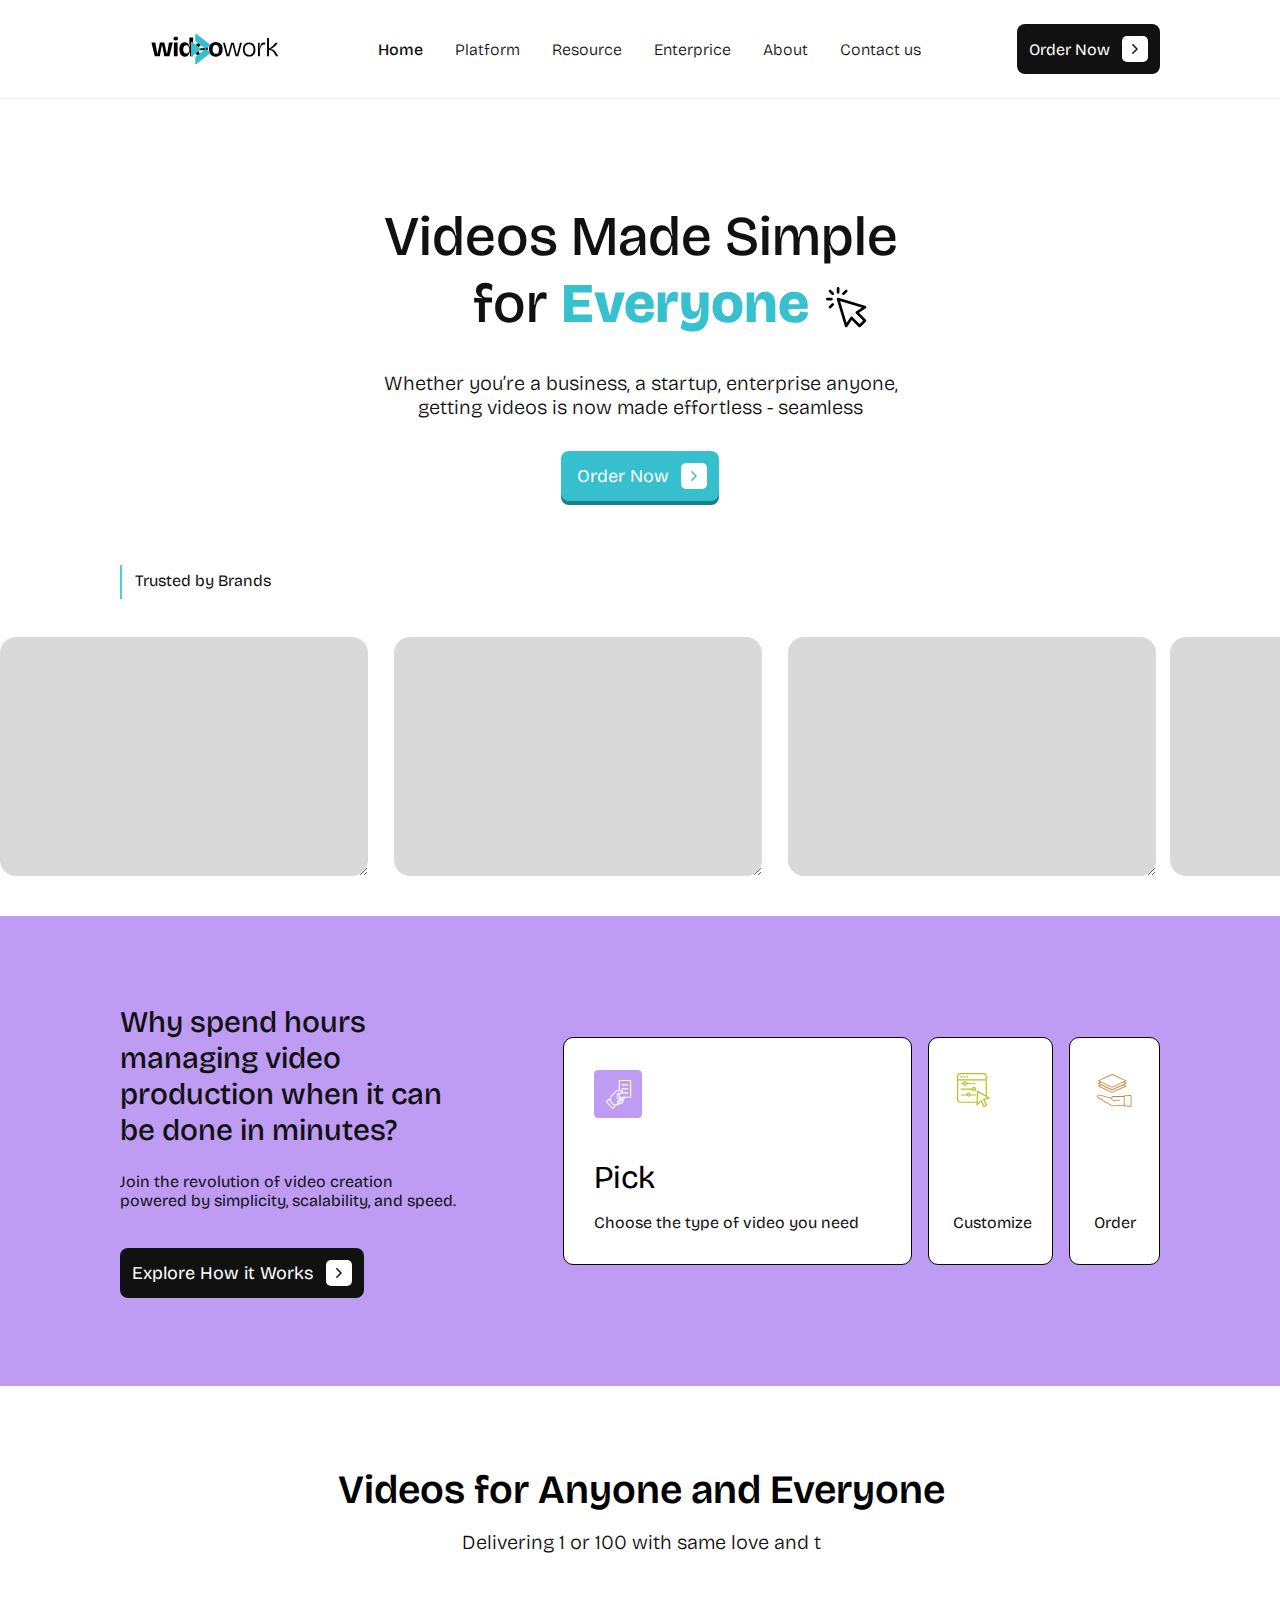
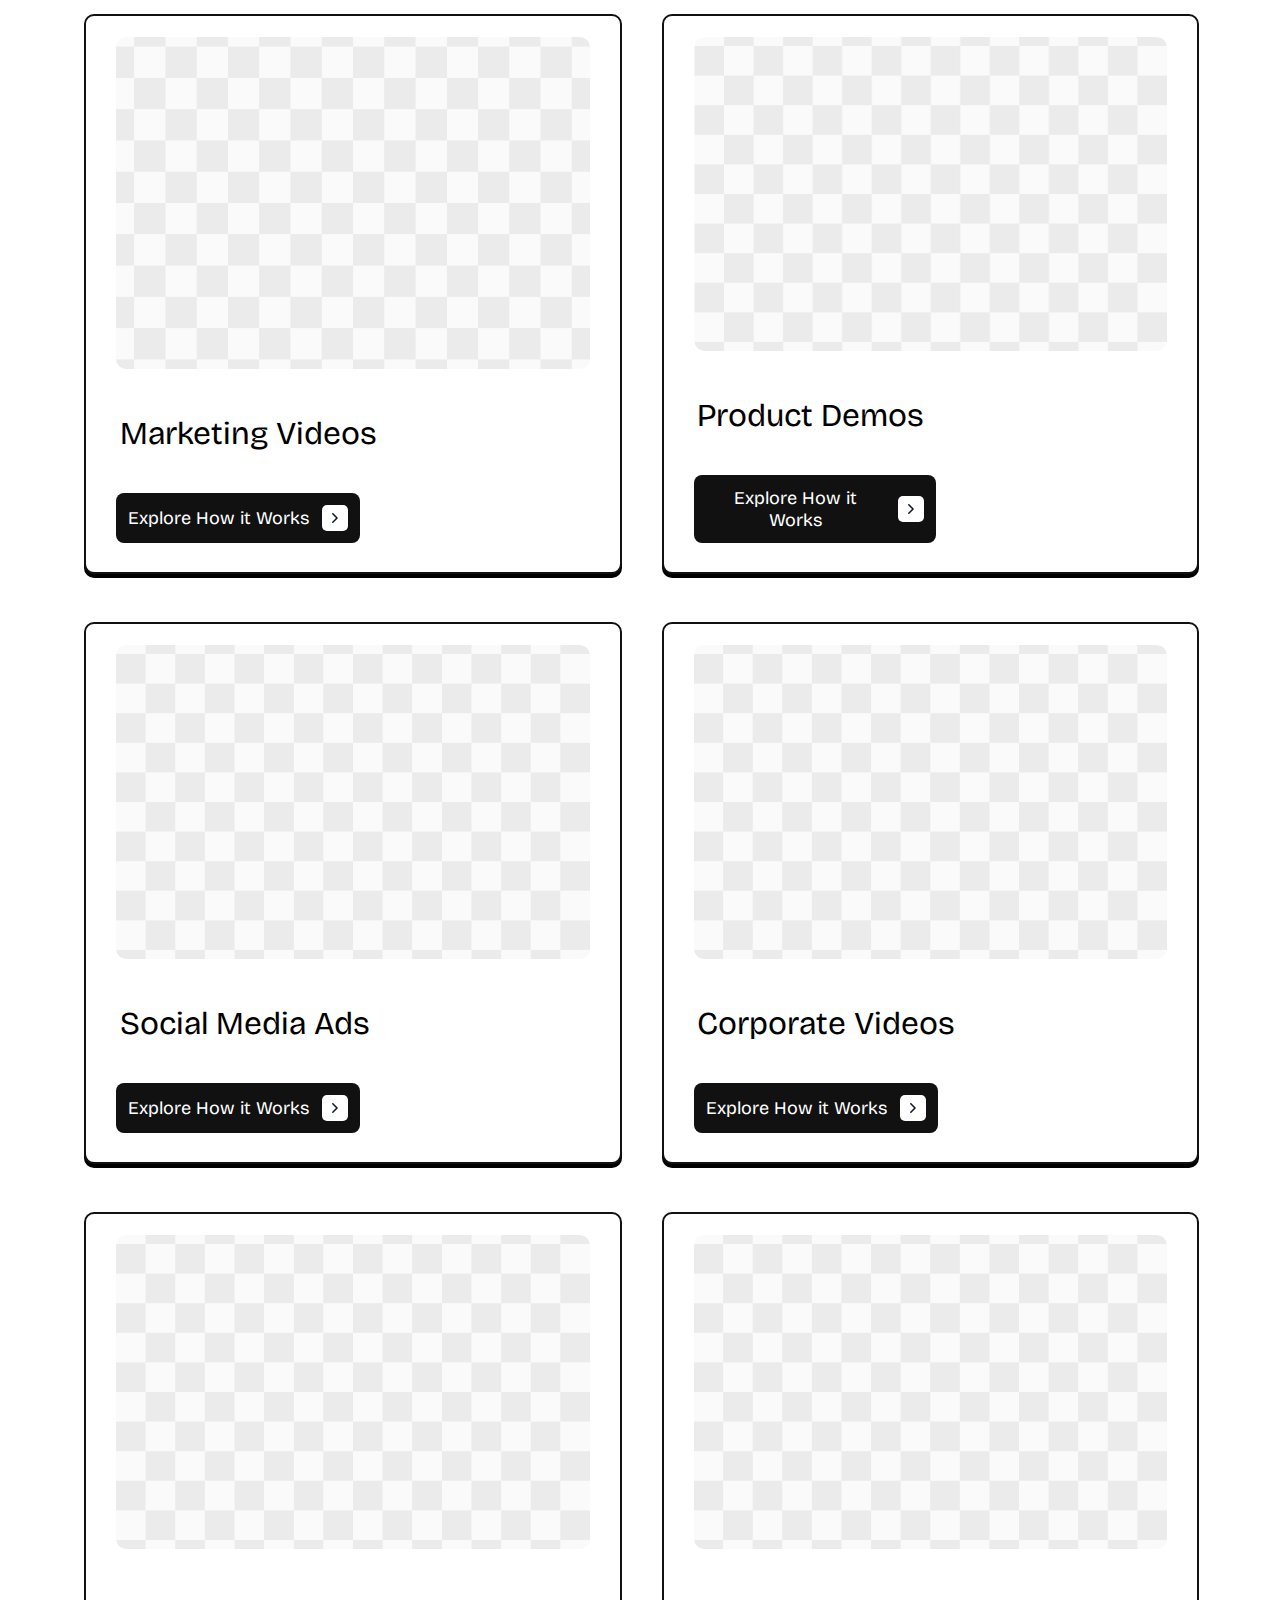
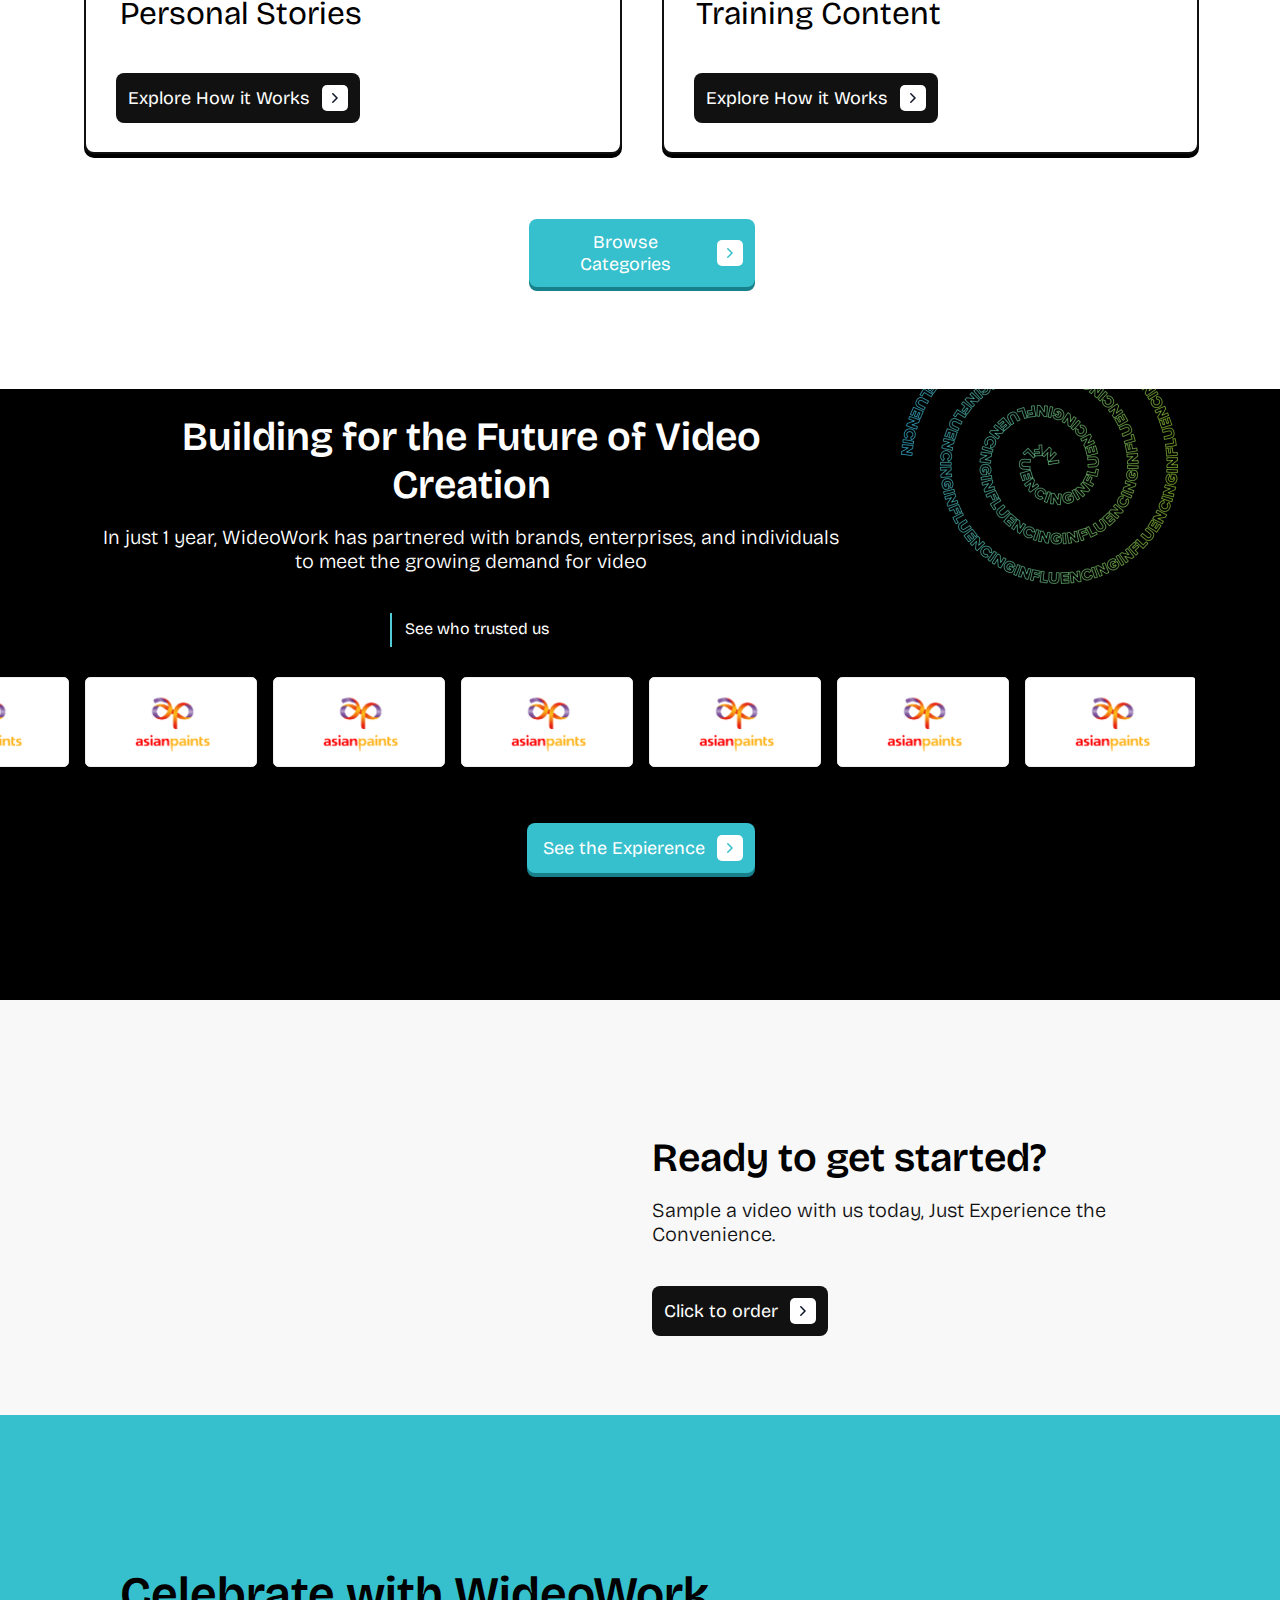
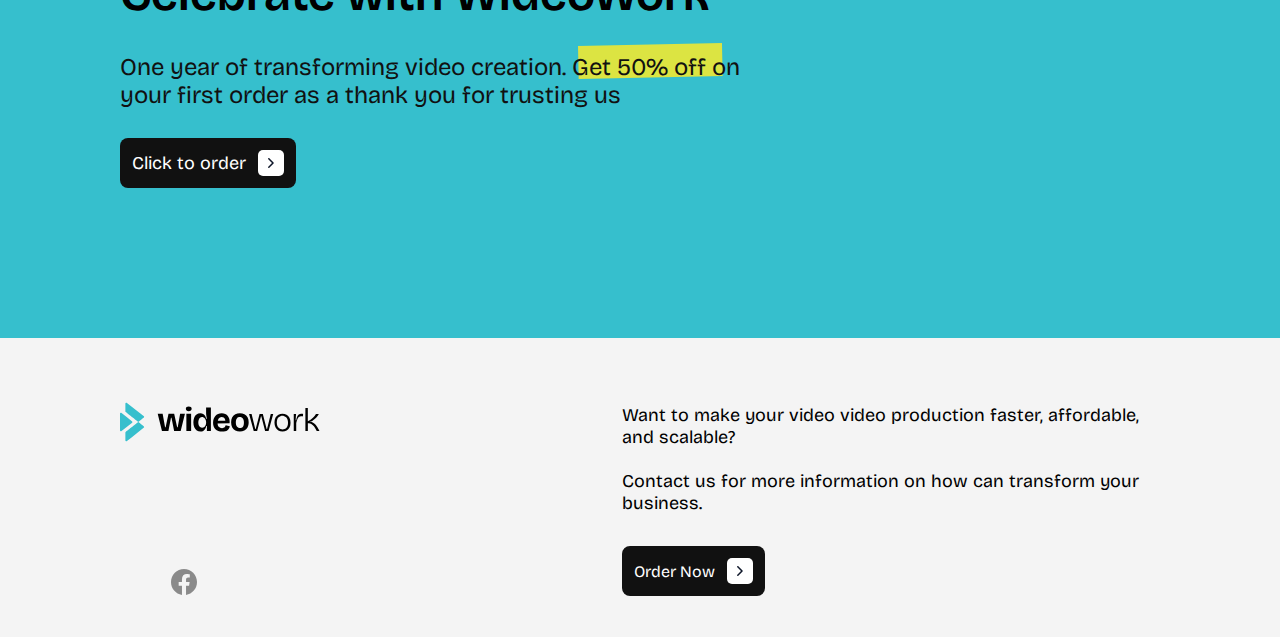
<file: index.html>
<!DOCTYPE html>
<html>
  <head>
    <meta charset="utf-8" />
    <meta name="viewport" content="initial-scale=1, width=device-width" />

    <link rel="stylesheet" href="./global.css" />
    <link rel="stylesheet" href="./index.css" />
    <link
      rel="stylesheet"
      href="https://fonts.googleapis.com/css2?family=Bricolage Grotesque:wght@300;400;500;600;700;800&display=swap"
    />
  </head>
  <body>
    <div class="home3">
      <section class="nav-wrapper">
        <header class="nav6">
          <div class="logo6" id="logoContainer">
            <img
              class="text-icon6"
              loading="lazy"
              alt=""
              src="./public/text-1.svg"
            />

            <img
              class="union-icon6"
              loading="lazy"
              alt=""
              src="./public/union-1.svg"
            />
          </div>
          <nav class="nav-links">
            <a class="home4" id="homeText">Home</a>
            <a class="platform3" id="platformText">Platform</a>
            <a class="platform3" id="resourceText">Resource</a>
            <a class="platform3" id="enterpriceText">Enterprice</a>
            <a class="platform3" id="aboutText">About</a>
            <a class="platform3" id="contactUsText">Contact us</a>
          </nav>
          <button class="btns10">
            <a class="order-now10">Order Now</a>
            <div class="icon-jam-icons-outline-l-wrapper5">
              <img
                class="icon-jam-icons-outline-l10"
                alt=""
                src="./public/icon--jamicons--outline--logos--chevronright-1.svg"
              />
            </div>
          </button>
        </header>
      </section>
      <section class="hero-content-wrapper">
        <div class="hero-content">
          <div class="hero-title-container">
            <div class="hero-title">
              <h1 class="videos-made-simple-container">
                <p class="videos-made-simple">Videos Made Simple</p>
                <p class="for-everyone">
                  <span class="for">for </span>
                  <b class="everyone">Everyone</b>
                </p>
              </h1>
              <img
                class="click-1-icon"
                loading="lazy"
                alt=""
                src="./public/click-1@2x.png"
              />
            </div>
          </div>
          <div class="whether-youre-a1">
            Whether you’re a business, a startup, enterprise anyone, getting
            videos is now made effortless - seamless
          </div>
          <div class="hero-button-container">
            <button class="btns11">
              <div class="order-now11">Order Now</div>
              <div class="icon-jam-icons-outline-l-wrapper5">
                <img
                  class="icon-jam-icons-outline-l11"
                  alt=""
                  src="./public/icon--jamicons--outline--logos--chevronright.svg"
                />
              </div>
            </button>
          </div>
        </div>
      </section>
      <div class="brand-content-wrapper">
        <div class="brand-content">
          <div class="brand-divider"></div>
          <div class="brand-title-container">
            <div class="trusted-by-brands">Trusted by Brands</div>
          </div>
        </div>
      </div>
      <section class="brand-logos">
        <div class="brand-logo-list">
          <textarea class="brand-logos-row" rows="{12}" cols="{18}"> </textarea>
          <textarea class="brand-logos-row" rows="{12}" cols="{18}"> </textarea>
          <textarea class="brand-logos-row" rows="{12}" cols="{18}"> </textarea>
          <div class="brand-logos-row3"></div>
          <div class="brand-logos-row4"></div>
          <div class="brand-logos-row5"></div>
        </div>
      </section>
      <section class="why-content-wrapper">
        <div class="why-content">
          <div class="why-description-container">
            <div class="why-description">
              <h2 class="why-spend-hours">
                Why spend hours managing video production when it can be done in
                minutes?
              </h2>
              <div class="join-the-revolution-container">
                <p class="for-everyone">
                  Join the revolution of video creation powered by simplicity,
                  scalability, and speed.
                </p>
                <p class="for-everyone">&nbsp;</p>
              </div>
            </div>
            <button class="btns10">
              <div class="order-now11">Explore How it Works</div>
              <div class="icon-jam-icons-outline-l-wrapper5">
                <img
                  class="icon-jam-icons-outline-l11"
                  alt=""
                  src="./public/icon--jamicons--outline--logos--chevronright-1.svg"
                />
              </div>
            </button>
          </div>
          <div class="customization-steps-wrapper">
            <div class="customization-steps">
              <div class="customization-pick-step">
                <img
                  class="noun-pick-5231522-1-icon"
                  loading="lazy"
                  alt=""
                  src="./public/nounpick5231522-1.svg"
                />

                <div class="customization-pick-label">
                  <h1 class="pick">Pick</h1>
                  <div class="choose-the-type">
                    Choose the type of video you need
                  </div>
                </div>
              </div>
              <div class="customization-icons-and-labels">
                <img
                  class="noun-customize-7093586-1-icon"
                  loading="lazy"
                  alt=""
                  src="./public/nouncustomize7093586-1.svg"
                />

                <div class="customize">Customize</div>
              </div>
              <div class="customization-icons-and-labels1">
                <img
                  class="noun-customize-7093586-1-icon"
                  loading="lazy"
                  alt=""
                  src="./public/noundeliverfile4402419-1.svg"
                />

                <div class="customize">Order</div>
              </div>
            </div>
          </div>
        </div>
      </section>
      <section class="video-types-content-wrapper">
        <div class="video-types-content">
          <div class="video-types-title-container">
            <div class="video-types-title">
              <h1 class="videos-for-anyone">Videos for Anyone and Everyone</h1>
              <div class="video-types-subtitle">
                <div class="delivering-1-or">
                  Delivering 1 or 100 with same love and t
                </div>
              </div>
            </div>
          </div>
          <div class="video-categories">
            <div class="video-category-list">
              <div class="video-category-items">
                <div class="rectangle-container">
                  <img
                    class="rectangle-icon"
                    loading="lazy"
                    alt=""
                    src="./public/rectangle-14@2x.png"
                  />

                  <div class="marketing-videos-parent">
                    <h1 class="pick">Marketing Videos</h1>
                    <button class="btns10">
                      <div class="order-now11">Explore How it Works</div>
                      <div class="icon-jam-icons-outline-l-wrapper5">
                        <img
                          class="icon-jam-icons-outline-l11"
                          alt=""
                          src="./public/icon--jamicons--outline--logos--chevronright-1.svg"
                        />
                      </div>
                    </button>
                  </div>
                </div>
                <div class="rectangle-container">
                  <img
                    class="rectangle-icon"
                    alt=""
                    src="./public/rectangle-14-1@2x.png"
                  />

                  <div class="product-demos-parent">
                    <h1 class="product-demos">Product Demos</h1>
                    <button class="btns10">
                      <div class="order-now11">Explore How it Works</div>
                      <div class="icon-jam-icons-outline-l-wrapper5">
                        <img
                          class="icon-jam-icons-outline-l11"
                          alt=""
                          src="./public/icon--jamicons--outline--logos--chevronright-1.svg"
                        />
                      </div>
                    </button>
                  </div>
                </div>
              </div>
              <div class="video-category-items">
                <div class="rectangle-container">
                  <img
                    class="rectangle-icon"
                    alt=""
                    src="./public/rectangle-14@2x.png"
                  />

                  <div class="social-media-ads-parent">
                    <h1 class="pick">Social Media Ads</h1>
                    <button class="btns10">
                      <div class="order-now11">Explore How it Works</div>
                      <div class="icon-jam-icons-outline-l-wrapper5">
                        <img
                          class="icon-jam-icons-outline-l11"
                          alt=""
                          src="./public/icon--jamicons--outline--logos--chevronright-1.svg"
                        />
                      </div>
                    </button>
                  </div>
                </div>
                <div class="rectangle-container">
                  <img
                    class="rectangle-icon"
                    alt=""
                    src="./public/rectangle-14-1@2x.png"
                  />

                  <div class="marketing-videos-parent">
                    <h1 class="pick">Corporate Videos</h1>
                    <button class="btns10">
                      <div class="order-now11">Explore How it Works</div>
                      <div class="icon-jam-icons-outline-l-wrapper5">
                        <img
                          class="icon-jam-icons-outline-l11"
                          alt=""
                          src="./public/icon--jamicons--outline--logos--chevronright-1.svg"
                        />
                      </div>
                    </button>
                  </div>
                </div>
              </div>
              <div class="video-category-items">
                <div class="rectangle-container">
                  <img
                    class="rectangle-icon"
                    alt=""
                    src="./public/rectangle-14@2x.png"
                  />

                  <div class="personal-stories-parent">
                    <h1 class="pick">Personal Stories</h1>
                    <button class="btns10">
                      <div class="order-now11">Explore How it Works</div>
                      <div class="icon-jam-icons-outline-l-wrapper5">
                        <img
                          class="icon-jam-icons-outline-l11"
                          alt=""
                          src="./public/icon--jamicons--outline--logos--chevronright-1.svg"
                        />
                      </div>
                    </button>
                  </div>
                </div>
                <div class="rectangle-container">
                  <img
                    class="rectangle-icon"
                    alt=""
                    src="./public/rectangle-14-1@2x.png"
                  />

                  <div class="personal-stories-parent">
                    <h1 class="pick">Training Content</h1>
                    <button class="btns10">
                      <div class="order-now11">Explore How it Works</div>
                      <div class="icon-jam-icons-outline-l-wrapper5">
                        <img
                          class="icon-jam-icons-outline-l11"
                          alt=""
                          src="./public/icon--jamicons--outline--logos--chevronright-1.svg"
                        />
                      </div>
                    </button>
                  </div>
                </div>
              </div>
            </div>
          </div>
          <div class="video-types-button-container">
            <button class="btns11">
              <div class="order-now11">Browse Categories</div>
              <div class="icon-jam-icons-outline-l-wrapper5">
                <img
                  class="icon-jam-icons-outline-l11"
                  alt=""
                  src="./public/icon--jamicons--outline--logos--chevronright.svg"
                />
              </div>
            </button>
          </div>
        </div>
      </section>
      <section class="testimonial-content-parent">
        <div class="testimonial-content">
          <div class="testimonial-image-container">
            <img
              class="image-24-icon"
              loading="lazy"
              alt=""
              src="./public/image-24@2x.png"
            />
          </div>
          <div class="frame-parent20">
            <div class="testimonial-description-contai-wrapper">
              <div class="testimonial-description-contai">
                <div class="testimonial-description">
                  <div class="customization-pick-label">
                    <h1 class="videos-for-anyone">
                      Building for the Future of Video Creation
                    </h1>
                    <div class="whether-youre-a1">
                      In just 1 year, WideoWork has partnered with brands,
                      enterprises, and individuals to meet the growing demand
                      for video
                    </div>
                  </div>
                  <div class="testimonial-link-container">
                    <div class="brand-content">
                      <div class="brand-divider"></div>
                      <div class="brand-title-container">
                        <div class="trusted-by-brands">See who trusted us</div>
                      </div>
                    </div>
                  </div>
                </div>
                <div class="testimonial-animation">
                  <img
                    class="loop-icon1"
                    loading="lazy"
                    alt=""
                    src="./public/loop@2x.png"
                  />
                </div>
              </div>
            </div>
            <div class="brand-logos1">
              <button class="logo-container">
                <img
                  class="image-24-icon"
                  alt=""
                  src="./public/image-24@2x.png"
                />
              </button>
              <button class="logo-container">
                <img
                  class="image-24-icon"
                  alt=""
                  src="./public/image-24@2x.png"
                />
              </button>
              <button class="logo-container">
                <img
                  class="image-24-icon"
                  alt=""
                  src="./public/image-24@2x.png"
                />
              </button>
              <button class="logo-container">
                <img
                  class="image-24-icon"
                  alt=""
                  src="./public/image-24@2x.png"
                />
              </button>
              <button class="logo-container">
                <img
                  class="image-24-icon"
                  alt=""
                  src="./public/image-24@2x.png"
                />
              </button>
              <button class="logo-container">
                <img
                  class="image-24-icon"
                  alt=""
                  src="./public/image-24@2x.png"
                />
              </button>
              <div class="logo-container6">
                <img
                  class="image-24-icon"
                  alt=""
                  src="./public/image-24@2x.png"
                />
              </div>
            </div>
          </div>
        </div>
        <div class="video-testimonial">
          <div class="testimonial-container">
            <button class="btns20">
              <div class="order-now11">See the Expierence</div>
              <div class="icon-jam-icons-outline-l-wrapper5">
                <img
                  class="icon-jam-icons-outline-l11"
                  alt=""
                  src="./public/icon--jamicons--outline--logos--chevronright.svg"
                />
              </div>
            </button>
            <div class="testimonial-image">
              <img
                class="image-10-icon"
                loading="lazy"
                alt=""
                src="./public/image-10@2x.png"
              />
            </div>
          </div>
        </div>
      </section>
      <section class="ready-to-get-started-parent">
        <img
          class="ready-to-get-started"
          loading="lazy"
          alt=""
          src="./public/video-content-creating@2x.png"
        />

        <div class="ready-content">
          <div class="ready-paragraph-parent">
            <div class="customization-pick-label">
              <h1 class="videos-for-anyone">Ready to get started?</h1>
              <div class="sample-a-video">
                Sample a video with us today, Just Experience the Convenience.
              </div>
            </div>
            <button class="btns10">
              <div class="order-now11">Click to order</div>
              <div class="icon-jam-icons-outline-l-wrapper5">
                <img
                  class="icon-jam-icons-outline-l11"
                  alt=""
                  src="./public/icon--jamicons--outline--logos--chevronright-1.svg"
                />
              </div>
            </button>
          </div>
        </div>
      </section>
      <section class="celebration">
        <div class="celebration-background"></div>
        <div class="celebration-content">
          <div class="celebrate-with-wideowork-parent">
            <h1 class="celebrate-with-wideowork">Celebrate with WideoWork</h1>
            <h3 class="one-year-of">
              One year of transforming video creation. Get 50% off on your first
              order as a thank you for trusting us
            </h3>
          </div>
          <button class="btns10">
            <div class="order-now11">Click to order</div>
            <div class="icon-jam-icons-outline-l-wrapper5">
              <img
                class="icon-jam-icons-outline-l11"
                alt=""
                src="./public/icon--jamicons--outline--logos--chevronright-1.svg"
              />
            </div>
          </button>
        </div>
        <img
          class="play-button-icon"
          loading="lazy"
          alt=""
          src="./public/play-button@2x.png"
        />
      </section>
      <footer class="nav7">
        <div class="footer-content2">
          <div class="footer-top">
            <div class="logo7">
              <img class="text-icon7" alt="" src="./public/text.svg" />

              <img class="union-icon7" alt="" src="./public/union.svg" />
            </div>
            <div class="social-icons3">
              <img
                class="iconfacebook6"
                loading="lazy"
                alt=""
                src="./public/iconfacebook.svg"
              />

              <img
                class="iconfacebook6"
                alt=""
                src="./public/iconfacebook-1.svg"
              />

              <img
                class="iconfacebook6"
                loading="lazy"
                alt=""
                src="./public/iconlinkedin.svg"
              />

              <img
                class="iconfacebook6"
                loading="lazy"
                alt=""
                src="./public/iconwhatsapp.svg"
              />

              <img
                class="iconfacebook6"
                loading="lazy"
                alt=""
                src="./public/iconyoutube.svg"
              />
            </div>
          </div>
          <div class="video-production">
            <div class="want-to-make-container3">
              <p class="for-everyone">
                Want to make your video video production faster, affordable, and
                scalable?
              </p>
              <p class="for-everyone">&nbsp;</p>
              <p class="for-everyone">
                Contact us for more information on how can transform your
                business.
              </p>
            </div>
            <button class="btns10">
              <div class="order-now23">Order Now</div>
              <div class="icon-jam-icons-outline-l-wrapper5">
                <img
                  class="icon-jam-icons-outline-l11"
                  alt=""
                  src="./public/icon--jamicons--outline--logos--chevronright-1.svg"
                />
              </div>
            </button>
          </div>
        </div>
      </footer>
    </div>

    <script>
      var logoContainer = document.getElementById("logoContainer");
      if (logoContainer) {
        logoContainer.addEventListener("click", function (e) {
          window.location.href = "./home.html";
        });
      }

      var homeText = document.getElementById("homeText");
      if (homeText) {
        homeText.addEventListener("click", function (e) {
          window.location.href = "./home.html";
        });
      }

      var platformText = document.getElementById("platformText");
      if (platformText) {
        platformText.addEventListener("click", function (e) {
          window.location.href = "product-page.html";
        });
      }

      var resourceText = document.getElementById("resourceText");
      if (resourceText) {
        resourceText.addEventListener("click", function (e) {
          window.location.href = "./resource.html";
        });
      }

      var enterpriceText = document.getElementById("enterpriceText");
      if (enterpriceText) {
        enterpriceText.addEventListener("click", function (e) {
          window.location.href = "./enterprise.html";
        });
      }

      var aboutText = document.getElementById("aboutText");
      if (aboutText) {
        aboutText.addEventListener("click", function (e) {
          window.location.href = "./about-us.html";
        });
      }

      var contactUsText = document.getElementById("contactUsText");
      if (contactUsText) {
        contactUsText.addEventListener("click", function (e) {
          window.location.href = "./contact-us.html";
        });
      }
    </script>
  </body>
</html>
</file>
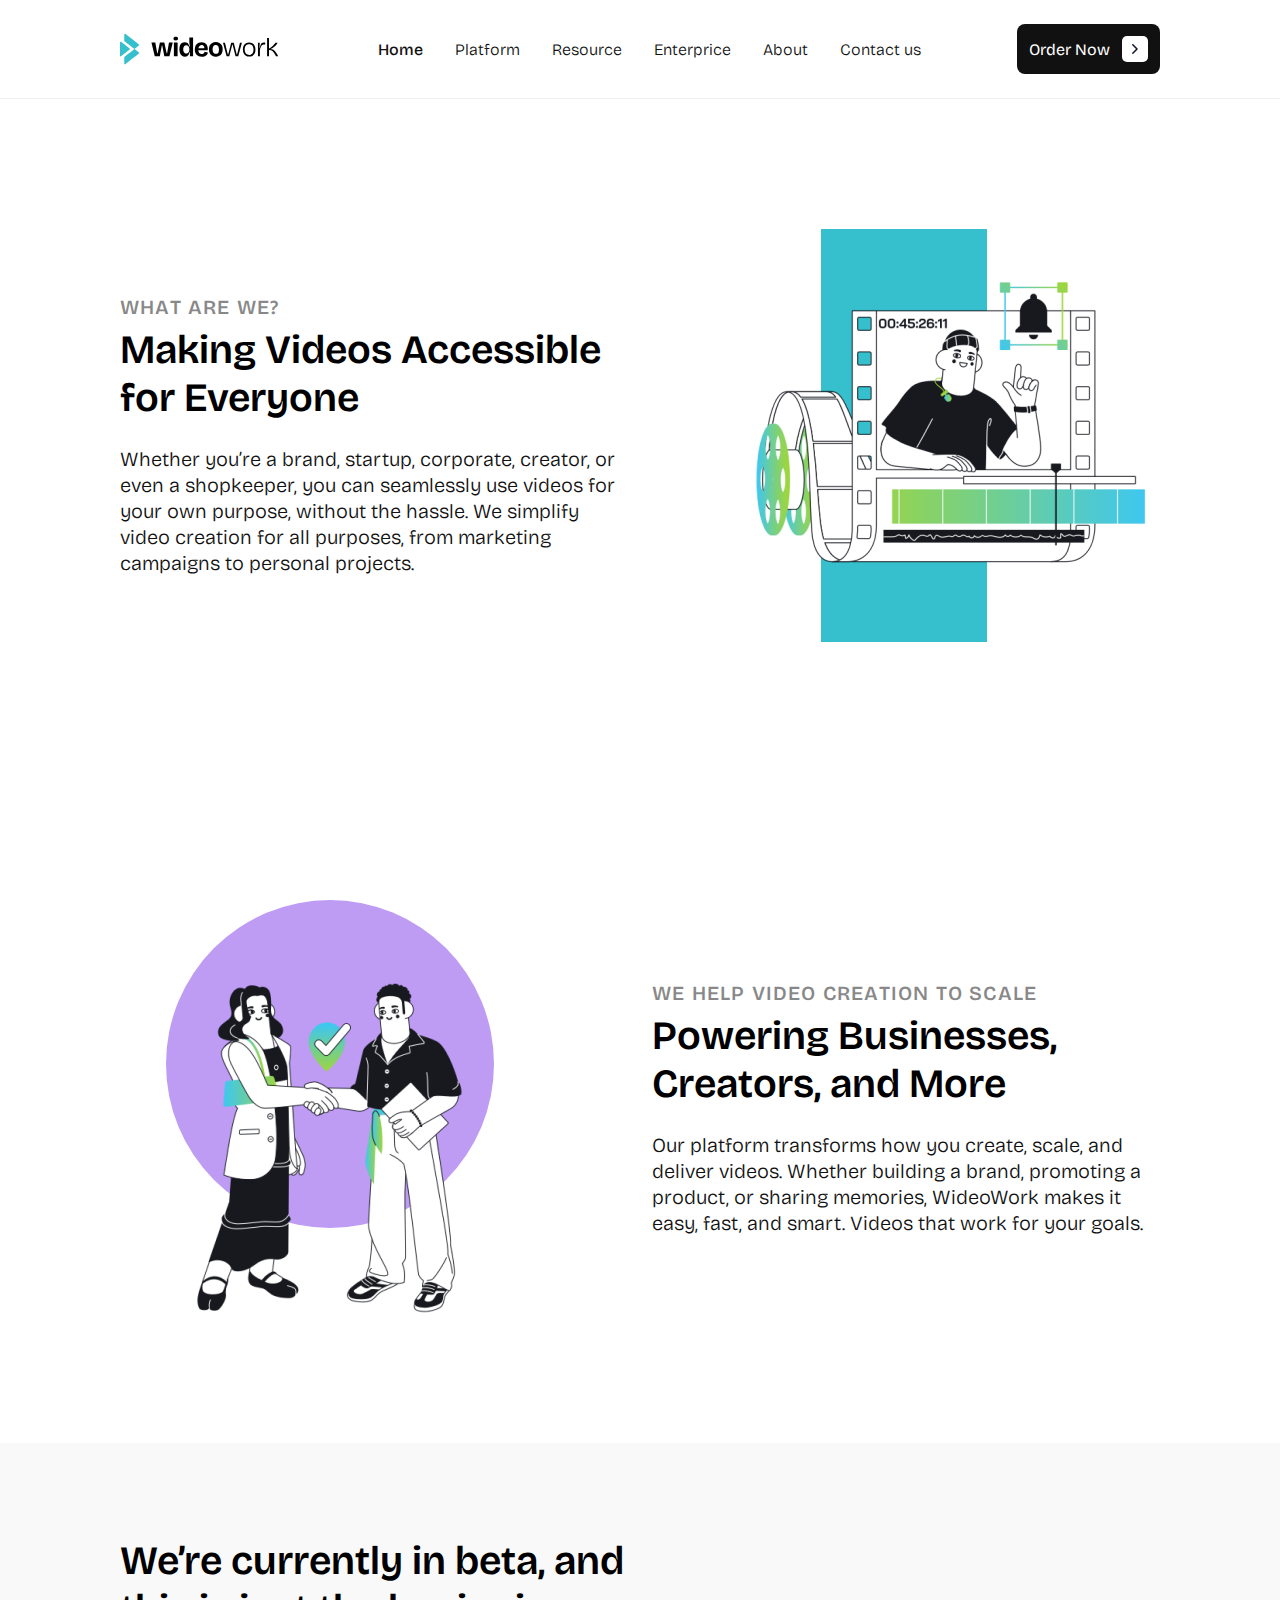
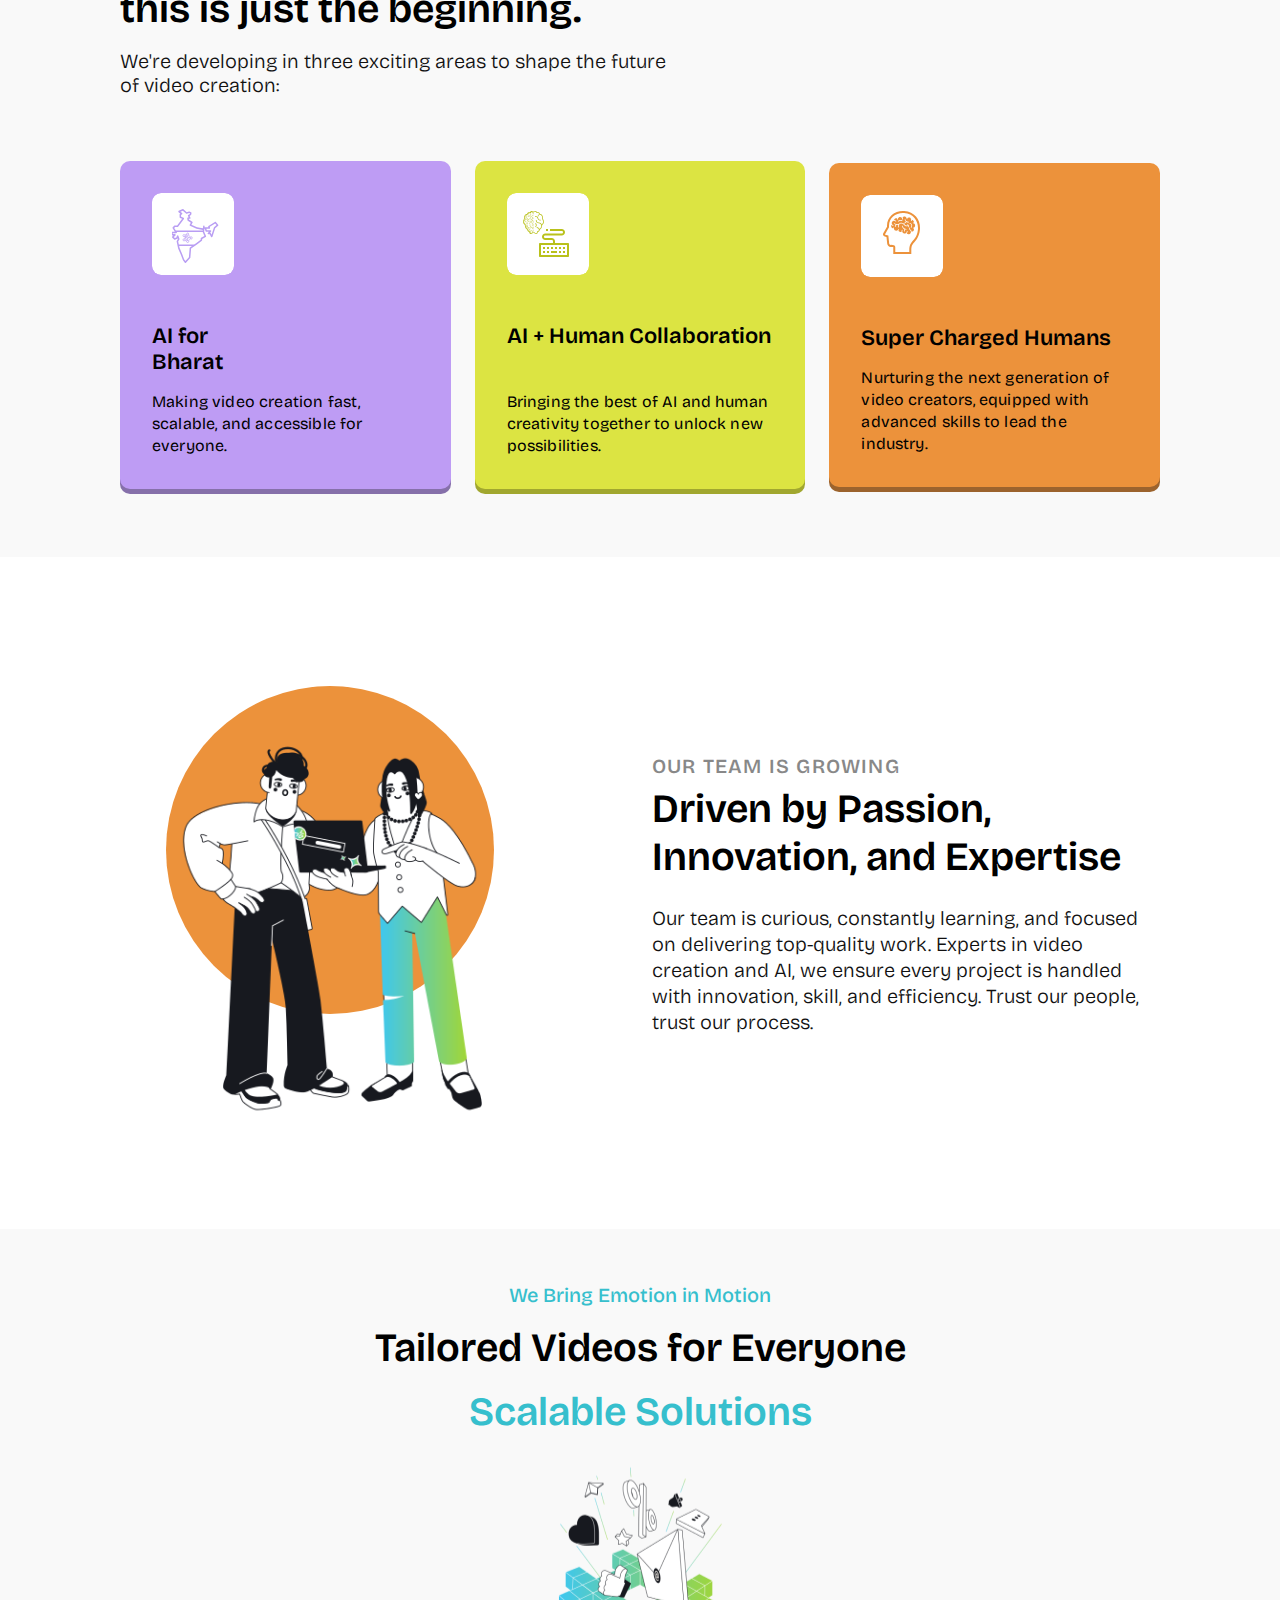
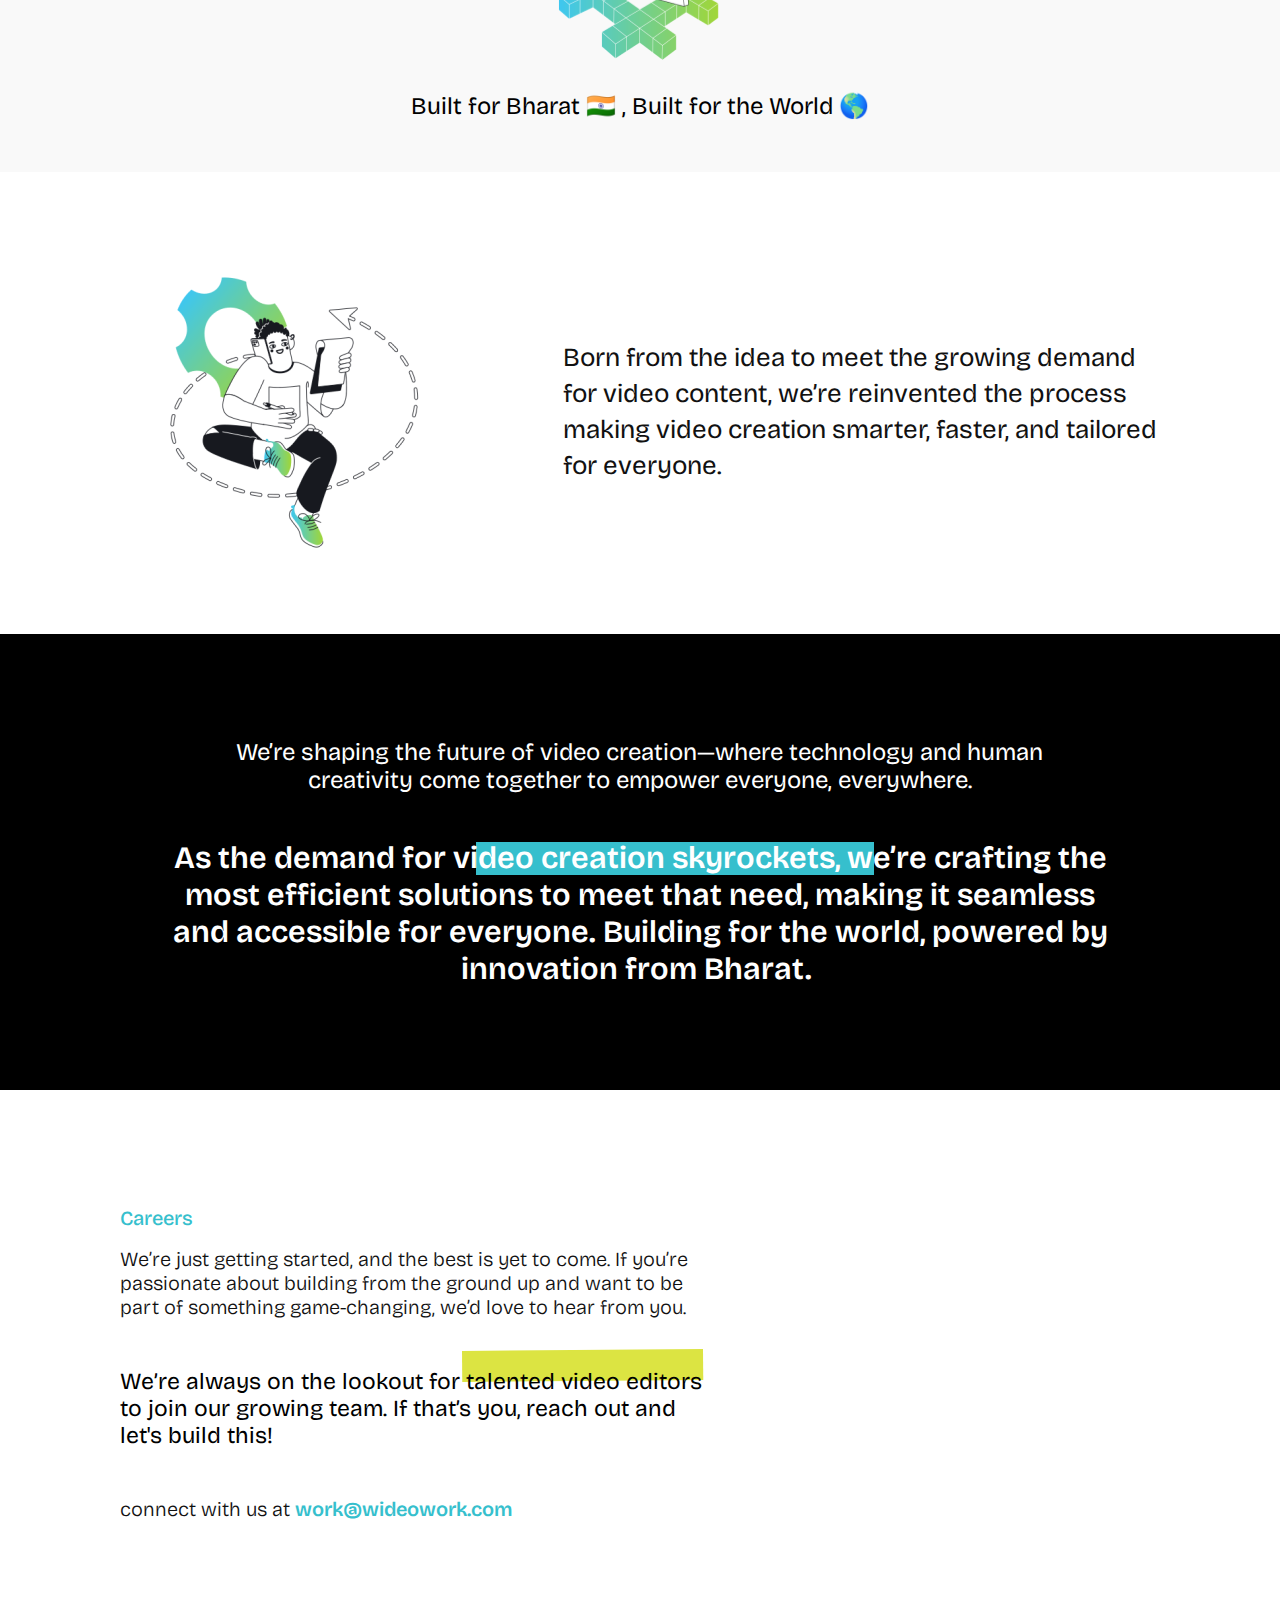
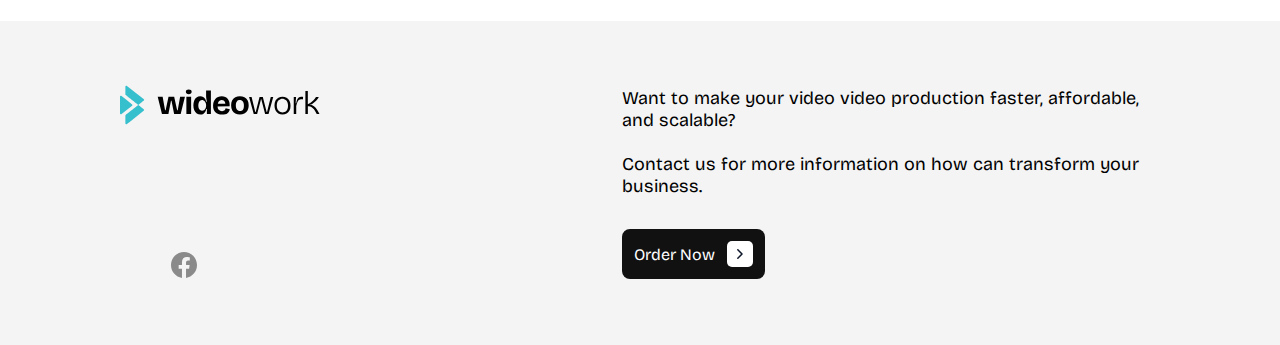
<file: about-us.html>
<!DOCTYPE html>
<html>
  <head>
    <meta charset="utf-8" />
    <meta name="viewport" content="initial-scale=1, width=device-width" />

    <link rel="stylesheet" href="./global.css" />
    <link rel="stylesheet" href="./about-us.css" />
    <link
      rel="stylesheet"
      href="https://fonts.googleapis.com/css2?family=Bricolage Grotesque:wght@300;400;500;600;700;800&display=swap"
    />
  </head>
  <body>
    <div class="about-us">
      <header class="nav4">
        <div class="logo4" id="logoContainer">
          <img
            class="text-icon4"
            loading="lazy"
            alt=""
            src="./public/text-1.svg"
          />

          <img
            class="union-icon4"
            loading="lazy"
            alt=""
            src="./public/union-1.svg"
          />
        </div>
        <nav class="menu-items">
          <a class="home2" id="homeText">Home</a>
          <a class="platform2" id="platformText">Platform</a>
          <a class="platform2" id="resourceText">Resource</a>
          <a class="platform2" id="enterpriceText">Enterprice</a>
          <a class="platform2" id="aboutText">About</a>
          <a class="platform2" id="contactUsText">Contact us</a>
        </nav>
        <button class="btns8">
          <a class="order-now8">Order Now</a>
          <div class="icon-jam-icons-outline-l-wrapper3">
            <img
              class="icon-jam-icons-outline-l8"
              alt=""
              src="./public/icon--jamicons--outline--logos--chevronright-1.svg"
            />
          </div>
        </button>
      </header>
      <section class="hero1">
        <div class="frame-parent14">
          <div class="frame-wrapper4">
            <div class="team-heading-parent">
              <div class="what-are-we-parent">
                <div class="what-are-we">What Are We?</div>
                <h1 class="making-videos-accessible">
                  Making Videos Accessible for Everyone
                </h1>
              </div>
              <div class="whether-youre-a">
                Whether you’re a brand, startup, corporate, creator, or even a
                shopkeeper, you can seamlessly use videos for your own purpose,
                without the hassle. We simplify video creation for all purposes,
                from marketing campaigns to personal projects.
              </div>
            </div>
          </div>
          <div class="what-are-we1">
            <div class="what-we-do-content-parent">
              <div class="what-we-do-content"></div>
              <img
                class="video-content-creating"
                loading="lazy"
                alt=""
                src="./public/video-content-creating@2x.png"
              />
            </div>
          </div>
        </div>
        <div class="animation-hero-videos1">
          <div class="animation-hero-videos-child3"></div>
          <div class="animation-hero-videos-child3"></div>
          <div class="animation-hero-videos-child3"></div>
          <div class="animation-hero-videos-child6"></div>
          <div class="animation-hero-videos-child6"></div>
          <div class="animation-hero-videos-child6"></div>
        </div>
      </section>
      <section class="hero1">
        <div class="parent">
          <div class="div3">
            <div class="ellipse-parent">
              <div class="ellipse-div"></div>
              <img
                class="woman-and-man-shaking-hands"
                loading="lazy"
                alt=""
                src="./public/woman-and-man-shaking-hands@2x.png"
              />
            </div>
          </div>
          <div class="frame-wrapper5">
            <div class="team-heading-parent">
              <div class="what-are-we-parent">
                <div class="what-are-we">We Help Video Creation to Scale</div>
                <h1 class="making-videos-accessible">
                  Powering Businesses, Creators, and More
                </h1>
              </div>
              <div class="our-platform-transforms-container">
                <p class="our-platform-transforms">
                  Our platform transforms how you create, scale, and
                </p>
                <p class="our-platform-transforms">
                  deliver videos. Whether building a brand, promoting a
                </p>
                <p class="our-platform-transforms">
                  product, or sharing memories, WideoWork makes it
                </p>
                <p class="our-platform-transforms">
                  easy, fast, and smart. Videos that work for your goals.
                </p>
              </div>
            </div>
          </div>
        </div>
        <div class="animation-hero-videos1">
          <div class="animation-hero-videos-child3"></div>
          <div class="animation-hero-videos-child3"></div>
          <div class="animation-hero-videos-child3"></div>
          <div class="animation-hero-videos-child6"></div>
          <div class="animation-hero-videos-child6"></div>
          <div class="animation-hero-videos-child6"></div>
        </div>
      </section>
      <section class="beta-content-wrapper">
        <div class="beta-content">
          <div class="were-currently-in-beta-and-t-group">
            <h1 class="were-currently-in1">
              We’re currently in beta, and this is just the beginning.
            </h1>
            <div class="were-developing-in1">
              We're developing in three exciting areas to shape the future of
              video creation:
            </div>
          </div>
          <div class="exciting-areas">
            <div class="frame-parent17">
              <img
                class="frame-child6"
                loading="lazy"
                alt=""
                src="./public/frame-62.svg"
              />

              <div class="ai-for-bharat-group">
                <h3 class="ai-for-bharat-container1">
                  <p class="our-platform-transforms">AI for</p>
                  <p class="our-platform-transforms">Bharat</p>
                </h3>
                <div class="making-video-creation1">
                  Making video creation fast, scalable, and accessible for
                  everyone.
                </div>
              </div>
            </div>
            <div class="frame-parent18">
              <img
                class="frame-child6"
                loading="lazy"
                alt=""
                src="./public/frame-64.svg"
              />

              <div class="ai-for-bharat-group">
                <h3 class="ai-human1">AI + Human Collaboration</h3>
                <div class="making-video-creation1">
                  Bringing the best of AI and human creativity together to
                  unlock new possibilities.
                </div>
              </div>
            </div>
            <div class="frame-parent19">
              <img
                class="frame-child6"
                loading="lazy"
                alt=""
                src="./public/frame-63.svg"
              />

              <div class="ai-for-bharat-group">
                <h3 class="ai-for-bharat-container1">Super Charged Humans</h3>
                <div class="making-video-creation1">
                  Nurturing the next generation of video creators, equipped with
                  advanced skills to lead the industry.
                </div>
              </div>
            </div>
          </div>
        </div>
      </section>
      <section class="team-content-wrapper">
        <div class="team-content">
          <div class="div4">
            <div class="team-image-content">
              <div class="team-image-content-child"></div>
              <img
                class="colleagues-discussing-work-pro"
                loading="lazy"
                alt=""
                src="./public/colleagues-discussing-work-project@2x.png"
              />
            </div>
          </div>
          <div class="team-description">
            <div class="team-heading-parent">
              <div class="what-are-we-parent">
                <div class="what-are-we">Our Team is Growing</div>
                <h1 class="making-videos-accessible">
                  Driven by Passion, Innovation, and Expertise
                </h1>
              </div>
              <div class="whether-youre-a">
                Our team is curious, constantly learning, and focused on
                delivering top-quality work. Experts in video creation and AI,
                we ensure every project is handled with innovation, skill, and
                efficiency. Trust our people, trust our process.
              </div>
            </div>
          </div>
        </div>
      </section>
      <section class="solutions-content-wrapper">
        <div class="solutions-content">
          <div class="ai-for-bharat-group">
            <div class="we-bring-emotion">We Bring Emotion in Motion</div>
            <h1 class="tailored-videos-for">Tailored Videos for Everyone</h1>
            <h1 class="scalable-solutions">Scalable Solutions</h1>
          </div>
          <div class="scalable-wrapper">
            <img
              class="scalable-icon"
              loading="lazy"
              alt=""
              src="./public/scalable@2x.png"
            />
          </div>
          <h3 class="built-for-bharat">
            Built for Bharat 🇮🇳 , Built for the World 🌎
          </h3>
        </div>
      </section>
      <section class="born-from-content-parent">
        <div class="born-from-content">
          <div class="born-from-parent">
            <img
              class="born-from-icon"
              loading="lazy"
              alt=""
              src="./public/born-from@2x.png"
            />

            <div class="born-from-the-idea-to-meet-the-wrapper">
              <h2 class="born-from-the">
                Born from the idea to meet the growing demand for video content,
                we’re reinvented the process making video creation smarter,
                faster, and tailored for everyone.
              </h2>
            </div>
          </div>
        </div>
        <div class="future-image-parent">
          <div class="future-image"></div>
          <div class="were-shaping-the-future-of-vi-wrapper">
            <h3 class="were-shaping-the">
              We’re shaping the future of video creation—where technology and
              human creativity come together to empower everyone, everywhere.
            </h3>
          </div>
          <h2 class="as-the-demand-container">
            <p class="our-platform-transforms">
              As the demand for video creation skyrockets, we’re crafting the
              most efficient solutions to meet that need, making it seamless and
              accessible for everyone. Building for the world, powered by
              innovation from Bharat. 
            </p>
          </h2>
        </div>
      </section>
      <div class="careers-image"></div>
      <section class="careers-content-wrapper">
        <div class="careers-content">
          <div class="careers-content-inner">
            <div class="careers-heading-parent">
              <div class="ai-for-bharat-group">
                <div class="careers">Careers</div>
                <div class="were-just-getting">
                  We’re just getting started, and the best is yet to come. If
                  you’re passionate about building from the ground up and want
                  to be part of something game-changing, we’d love to hear from
                  you.
                </div>
              </div>
              <h3 class="were-always-on">
                We’re always on the lookout for talented video editors to join
                our growing team. If that’s you, reach out and let's build this!
              </h3>
              <div class="connect-with-us-container">
                <span class="connect-with-us">connect with us at </span>
                <span class="workwideoworkcom1">work@wideowork.com</span>
              </div>
            </div>
          </div>
          <img
            class="career-icon"
            loading="lazy"
            alt=""
            src="./public/career@2x.png"
          />
        </div>
      </section>
      <footer class="nav5">
        <div class="footer-content1">
          <div class="footer-items">
            <div class="logo5">
              <img class="text-icon5" alt="" src="./public/text.svg" />

              <img class="union-icon5" alt="" src="./public/union.svg" />
            </div>
            <div class="social-icons2">
              <img
                class="iconfacebook4"
                loading="lazy"
                alt=""
                src="./public/iconfacebook.svg"
              />

              <img
                class="iconfacebook4"
                alt=""
                src="./public/iconfacebook-1.svg"
              />

              <img
                class="iconfacebook4"
                loading="lazy"
                alt=""
                src="./public/iconlinkedin.svg"
              />

              <img
                class="iconfacebook4"
                loading="lazy"
                alt=""
                src="./public/iconwhatsapp.svg"
              />

              <img
                class="iconfacebook4"
                loading="lazy"
                alt=""
                src="./public/iconyoutube.svg"
              />
            </div>
          </div>
          <div class="footer-c-t-a">
            <div class="want-to-make-container2">
              <p class="our-platform-transforms">
                Want to make your video video production faster, affordable, and
                scalable?
              </p>
              <p class="our-platform-transforms">&nbsp;</p>
              <p class="our-platform-transforms">
                Contact us for more information on how can transform your
                business.
              </p>
            </div>
            <button class="btns8">
              <div class="order-now9">Order Now</div>
              <div class="icon-jam-icons-outline-l-wrapper3">
                <img
                  class="icon-jam-icons-outline-l9"
                  alt=""
                  src="./public/icon--jamicons--outline--logos--chevronright-1.svg"
                />
              </div>
            </button>
          </div>
        </div>
      </footer>
    </div>

    <script>
      var logoContainer = document.getElementById("logoContainer");
      if (logoContainer) {
        logoContainer.addEventListener("click", function (e) {
          window.location.href = "./home.html";
        });
      }

      var homeText = document.getElementById("homeText");
      if (homeText) {
        homeText.addEventListener("click", function (e) {
          window.location.href = "./home.html";
        });
      }

      var platformText = document.getElementById("platformText");
      if (platformText) {
        platformText.addEventListener("click", function (e) {
          window.location.href = "product-page.html";
        });
      }

      var resourceText = document.getElementById("resourceText");
      if (resourceText) {
        resourceText.addEventListener("click", function (e) {
          window.location.href = "./resource.html";
        });
      }

      var enterpriceText = document.getElementById("enterpriceText");
      if (enterpriceText) {
        enterpriceText.addEventListener("click", function (e) {
          window.location.href = "./enterprise.html";
        });
      }

      var aboutText = document.getElementById("aboutText");
      if (aboutText) {
        aboutText.addEventListener("click", function (e) {
          window.location.href = "./about-us.html";
        });
      }

      var contactUsText = document.getElementById("contactUsText");
      if (contactUsText) {
        contactUsText.addEventListener("click", function (e) {
          window.location.href = "./contact-us.html";
        });
      }
    </script>
  </body>
</html>
</file>
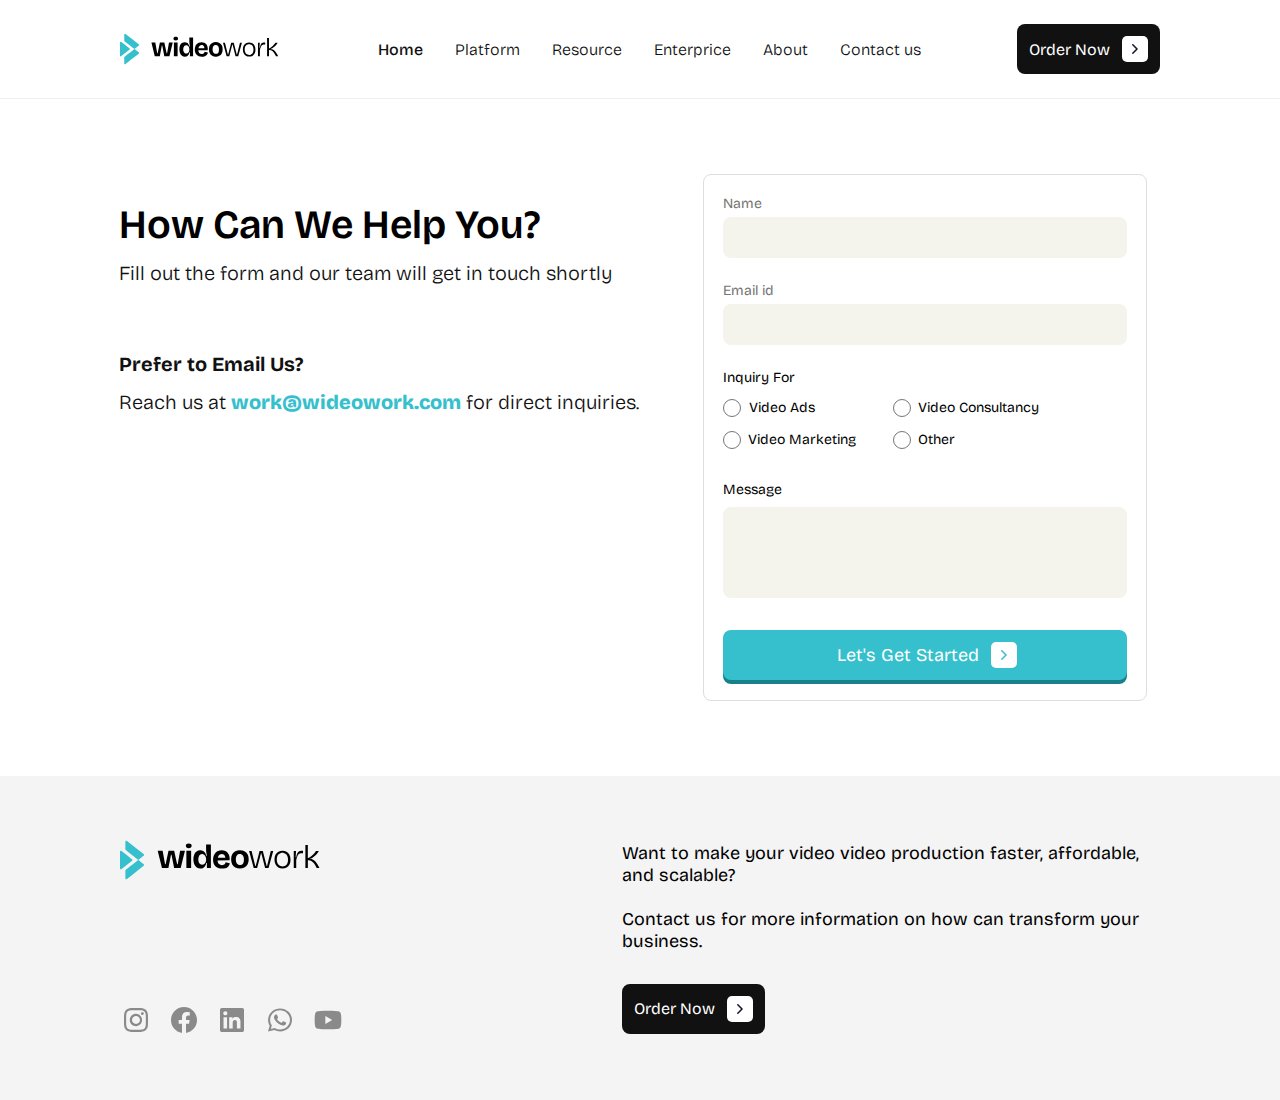
<file: contact-us.html>
<!DOCTYPE html>
<html>
  <head>
    <meta charset="utf-8" />
    <meta name="viewport" content="initial-scale=1, width=device-width" />

    <link rel="stylesheet" href="./global.css" />
    <link rel="stylesheet" href="./contact-us.css" />
    <link
      rel="stylesheet"
      href="https://fonts.googleapis.com/css2?family=Bricolage Grotesque:wght@300;400;500;600;700;800&display=swap"
    />
  </head>
  <body>
    <div class="contact-us1">
      <header class="nav2">
        <div class="logo2" id="logoContainer">
          <img
            class="text-icon2"
            loading="lazy"
            alt=""
            src="./public/text-1.svg"
          />

          <img
            class="union-icon2"
            loading="lazy"
            alt=""
            src="./public/union-1.svg"
          />
        </div>
        <nav class="header-menu">
          <a class="home1" id="homeText">Home</a>
          <a class="platform1" id="platformText">Platform</a>
          <a class="platform1" id="resourceText">Resource</a>
          <a class="platform1" id="enterpriceText">Enterprice</a>
          <a class="platform1" id="aboutText">About</a>
          <a class="platform1" id="contactUsText">Contact us</a>
        </nav>
        <button class="btns5">
          <a class="order-now5">Order Now</a>
          <div class="header-button-icon">
            <img
              class="icon-jam-icons-outline-l5"
              alt=""
              src="./public/icon--jamicons--outline--logos--chevronright-1.svg"
            />
          </div>
        </button>
      </header>
      <section class="contact-us-inner">
        <div class="help-content-parent">
          <div class="help-content">
            <div class="help-paragraph-parent">
              <div class="help-paragraph">
                <h1 class="how-can-we">How Can We Help You?</h1>
                <h3 class="fill-out-the">
                  Fill out the form and our team will get in touch shortly
                </h3>
              </div>
              <div class="prefer-to-email-us-parent">
                <h3 class="prefer-to-email">Prefer to Email Us?</h3>
                <h3 class="reach-us-at-container">
                  <span class="reach-us-at">Reach us at </span>
                  <b class="workwideoworkcom">work@wideowork.com</b>
                  <span class="reach-us-at"> for direct inquiries.</span>
                </h3>
              </div>
            </div>
          </div>
          <div class="box">
            <div class="input-labels">
              <input class="name" placeholder="Name" type="text" />

              <div class="input-fields"></div>
            </div>
            <div class="input-labels">
              <input class="name" placeholder="Email id" type="text" />

              <div class="input-fields"></div>
            </div>
            <div class="inquiry-type-wrapper">
              <div class="inquiry-type">
                <div class="inquiry-for">Inquiry For</div>
                <div class="inquiry-options">
                  <div class="frame-parent8">
                    <div class="frame-parent9">
                      <input
                        class="frame-input"
                        type="radio"
                        name="radioGroup-1"
                      />

                      <a class="video-ads">Video Ads</a>
                    </div>
                    <div class="frame-parent10">
                      <input
                        class="frame-child3"
                        type="radio"
                        name="radioGroup-1"
                      />

                      <div class="video-marketing">Video Marketing</div>
                    </div>
                  </div>
                  <div class="frame-parent11">
                    <div class="frame-parent10">
                      <input
                        class="frame-child3"
                        type="radio"
                        name="radioGroup-2"
                      />

                      <div class="video-consultancy">Video Consultancy</div>
                    </div>
                    <div class="frame-parent13">
                      <input
                        class="frame-child5"
                        type="radio"
                        name="radioGroup-2"
                      />

                      <div class="other">Other</div>
                    </div>
                  </div>
                </div>
              </div>
            </div>
            <div class="input-labels2">
              <div class="message">Message</div>
              <div class="input-labels-item"></div>
            </div>
            <button class="btns6">
              <div class="order-now6">Let's Get Started</div>
              <div class="header-button-icon">
                <img
                  class="icon-jam-icons-outline-l6"
                  alt=""
                  src="./public/icon--jamicons--outline--logos--chevronright.svg"
                />
              </div>
            </button>
          </div>
        </div>
      </section>
      <footer class="nav3">
        <div class="footer-content">
          <div class="footer-info">
            <div class="logo3">
              <img class="text-icon3" alt="" src="./public/text.svg" />

              <img class="union-icon3" alt="" src="./public/union.svg" />
            </div>
            <div class="social-icons1">
              <img
                class="iconfacebook2"
                loading="lazy"
                alt=""
                src="./public/iconfacebook.svg"
              />

              <img
                class="iconfacebook2"
                alt=""
                src="./public/iconfacebook-1.svg"
              />

              <img
                class="iconfacebook2"
                loading="lazy"
                alt=""
                src="./public/iconlinkedin.svg"
              />

              <img
                class="iconfacebook2"
                loading="lazy"
                alt=""
                src="./public/iconwhatsapp.svg"
              />

              <img
                class="iconfacebook2"
                loading="lazy"
                alt=""
                src="./public/iconyoutube.svg"
              />
            </div>
          </div>
          <div class="footer-call-to-action">
            <div class="want-to-make-container1">
              <p class="want-to-make1">
                Want to make your video video production faster, affordable, and
                scalable?
              </p>
              <p class="want-to-make1">&nbsp;</p>
              <p class="want-to-make1">
                Contact us for more information on how can transform your
                business.
              </p>
            </div>
            <button class="btns5">
              <div class="order-now7">Order Now</div>
              <div class="header-button-icon">
                <img
                  class="icon-jam-icons-outline-l6"
                  alt=""
                  src="./public/icon--jamicons--outline--logos--chevronright-1.svg"
                />
              </div>
            </button>
          </div>
        </div>
      </footer>
    </div>

    <script>
      var logoContainer = document.getElementById("logoContainer");
      if (logoContainer) {
        logoContainer.addEventListener("click", function (e) {
          window.location.href = "./home.html";
        });
      }

      var homeText = document.getElementById("homeText");
      if (homeText) {
        homeText.addEventListener("click", function (e) {
          window.location.href = "./home.html";
        });
      }

      var platformText = document.getElementById("platformText");
      if (platformText) {
        platformText.addEventListener("click", function (e) {
          window.location.href = "product-page.html";
        });
      }

      var resourceText = document.getElementById("resourceText");
      if (resourceText) {
        resourceText.addEventListener("click", function (e) {
          window.location.href = "./resource.html";
        });
      }

      var enterpriceText = document.getElementById("enterpriceText");
      if (enterpriceText) {
        enterpriceText.addEventListener("click", function (e) {
          window.location.href = "./enterprise.html";
        });
      }

      var aboutText = document.getElementById("aboutText");
      if (aboutText) {
        aboutText.addEventListener("click", function (e) {
          window.location.href = "./about-us.html";
        });
      }

      var contactUsText = document.getElementById("contactUsText");
      if (contactUsText) {
        contactUsText.addEventListener("click", function (e) {
          window.location.href = "./contact-us.html";
        });
      }
    </script>
  </body>
</html>
</file>
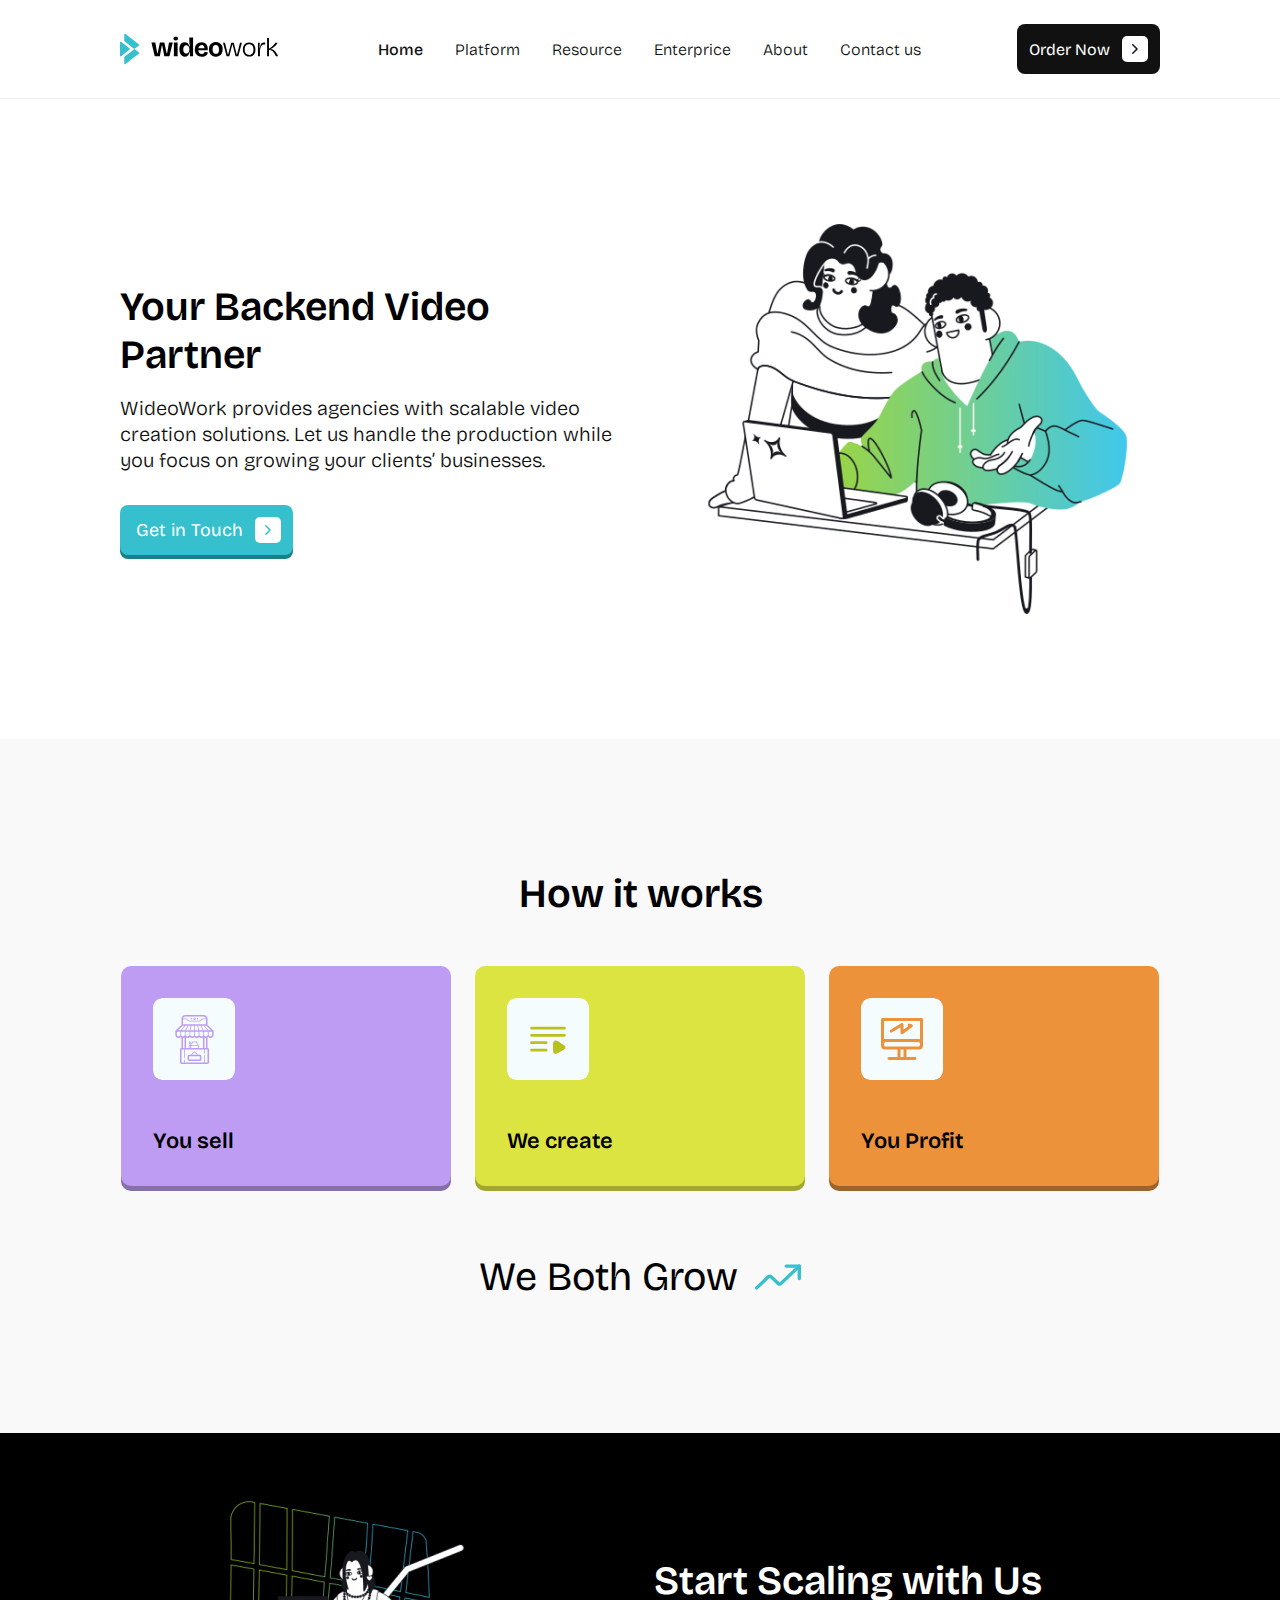
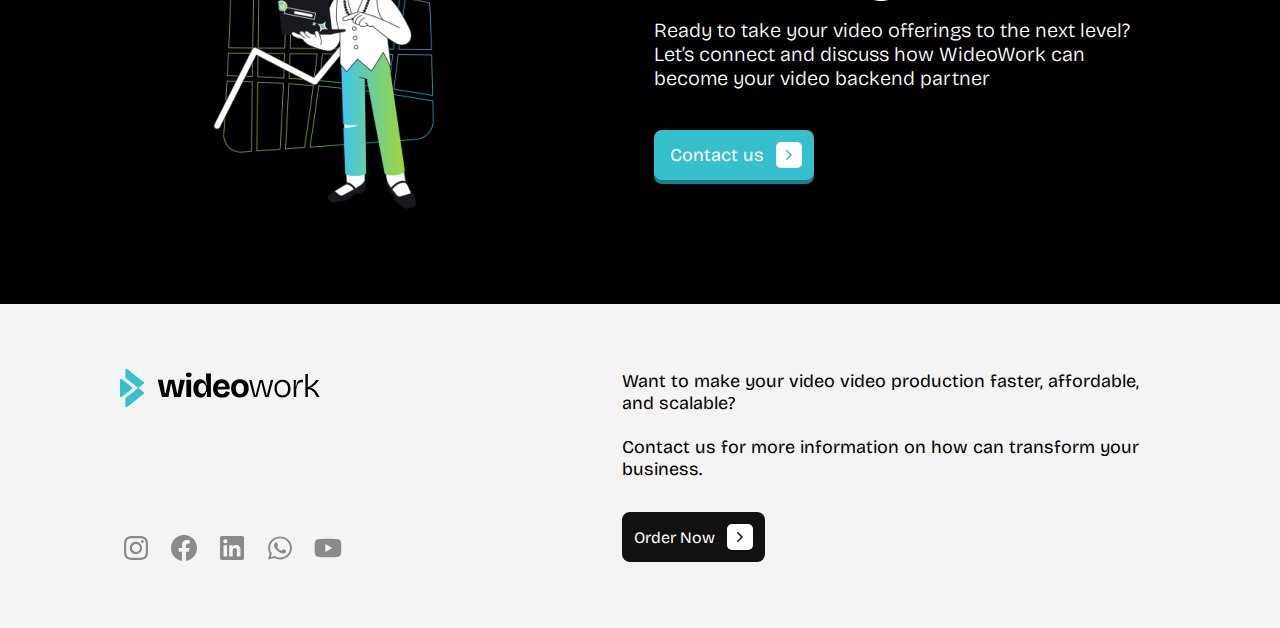
<file: enterprise.html>
<!DOCTYPE html>
<html>
  <head>
    <meta charset="utf-8" />
    <meta name="viewport" content="initial-scale=1, width=device-width" />

    <link rel="stylesheet" href="./global.css" />
    <link rel="stylesheet" href="./enterprise.css" />
    <link
      rel="stylesheet"
      href="https://fonts.googleapis.com/css2?family=Bricolage Grotesque:wght@300;400;500;600;700;800&display=swap"
    />
  </head>
  <body>
    <div class="enterprise">
      <section class="nav-container">
        <header class="nav10">
          <div class="logo10" id="logoContainer">
            <img
              class="text-icon10"
              loading="lazy"
              alt=""
              src="./public/text-1.svg"
            />

            <img
              class="union-icon10"
              loading="lazy"
              alt=""
              src="./public/union-1.svg"
            />
          </div>
          <nav class="home-platform">
            <a class="home6" id="homeText">Home</a>
            <a class="platform5" id="platformText">Platform</a>
            <a class="platform5" id="resourceText">Resource</a>
            <a class="platform5" id="enterpriceText">Enterprice</a>
            <a class="platform5" id="aboutText">About</a>
            <a class="platform5" id="contactUsText">Contact us</a>
          </nav>
          <button class="btns28">
            <a class="order-now28">Order Now</a>
            <div class="header-chevron">
              <img
                class="icon-jam-icons-outline-l28"
                alt=""
                src="./public/icon--jamicons--outline--logos--chevronright-1.svg"
              />
            </div>
          </button>
        </header>
      </section>
      <section class="hero-content-container">
        <div class="hero-content2">
          <div class="hero-title1">
            <div class="hero-subtitle-parent">
              <div class="hero-subtitle">
                <h1 class="your-backend-video">Your Backend Video Partner</h1>
                <div class="wideowork-provides-agencies">
                  WideoWork provides agencies with scalable video creation
                  solutions. Let us handle the production while you focus on
                  growing your clients’ businesses.
                </div>
              </div>
              <button class="btns29">
                <div class="order-now29">Get in Touch</div>
                <div class="header-chevron">
                  <img
                    class="icon-jam-icons-outline-l29"
                    alt=""
                    src="./public/icon--jamicons--outline--logos--chevronright.svg"
                  />
                </div>
              </button>
            </div>
          </div>
          <img
            class="partner-with-us"
            loading="lazy"
            alt=""
            src="./public/partner-with-us@2x.png"
          />
        </div>
      </section>
      <section class="how-it-works-title-parent">
        <div class="how-it-works-title">
          <h1 class="how-it-works">How it works</h1>
        </div>
        <div class="process-steps">
          <div class="process-steps-grid">
            <div class="steps-columns">
              <img
                class="steps-columns-child"
                loading="lazy"
                alt=""
                src="./public/frame-621.svg"
              />

              <div class="hero-subtitle">
                <h3 class="you-sell">You sell</h3>
                <div class="making-video-creation2">
                  Making video creation fast, scalable, and accessible for
                  everyone
                </div>
              </div>
            </div>
            <div class="steps-columns1">
              <img
                class="steps-columns-child"
                loading="lazy"
                alt=""
                src="./public/frame-641.svg"
              />

              <div class="hero-subtitle">
                <h3 class="you-sell">We create</h3>
                <div class="making-video-creation2">
                  Bringing the best of AI and human creativity together to
                  unlock new possibilities.
                </div>
              </div>
            </div>
            <div class="steps-columns2">
              <img
                class="steps-columns-child"
                loading="lazy"
                alt=""
                src="./public/frame-631.svg"
              />

              <div class="hero-subtitle">
                <h3 class="you-sell">You Profit</h3>
                <div class="making-video-creation2">
                  Nurturing the next generation of video creators, equipped with
                  advanced lls to lead the industry
                </div>
              </div>
            </div>
          </div>
          <div class="we-both-grow-title-wrapper">
            <div class="we-both-grow-title">
              <h1 class="we-both-grow">We Both Grow</h1>
              <div class="we-both-grow-image">
                <img
                  class="we-both-grow-image-child"
                  loading="lazy"
                  alt=""
                  src="./public/group-24.svg"
                />
              </div>
            </div>
          </div>
        </div>
      </section>
      <section class="scaling-up-parent">
        <div class="scaling-up">
          <img
            class="financial-growth-woman-presen"
            loading="lazy"
            alt=""
            src="./public/financial-growth-woman-presenting-graph@2x.png"
          />
        </div>
        <div class="frame-wrapper6">
          <div class="frame-parent21">
            <div class="start-scaling-with-us-parent">
              <h1 class="start-scaling-with-container">
                <p class="start-scaling-with">Start Scaling with Us</p>
                <p class="start-scaling-with">&nbsp;</p>
              </h1>
              <div class="ready-to-take">
                Ready to take your video offerings to the next level? Let’s
                connect and discuss how WideoWork can become your video backend
                partner
              </div>
            </div>
            <button class="btns29">
              <a class="order-now30">Contact us</a>
              <div class="header-chevron">
                <img
                  class="icon-jam-icons-outline-l29"
                  alt=""
                  src="./public/icon--jamicons--outline--logos--chevronright.svg"
                />
              </div>
            </button>
          </div>
        </div>
      </section>
      <section class="nav11">
        <div class="footer-content4">
          <div class="footer-top2">
            <div class="logo11">
              <img class="text-icon11" alt="" src="./public/text.svg" />

              <img class="union-icon11" alt="" src="./public/union.svg" />
            </div>
            <div class="footer-social">
              <img
                class="iconfacebook10"
                loading="lazy"
                alt=""
                src="./public/iconfacebook.svg"
              />

              <img
                class="iconfacebook10"
                alt=""
                src="./public/iconfacebook-1.svg"
              />

              <img
                class="iconfacebook10"
                loading="lazy"
                alt=""
                src="./public/iconlinkedin.svg"
              />

              <img
                class="iconfacebook10"
                loading="lazy"
                alt=""
                src="./public/iconwhatsapp.svg"
              />

              <img
                class="iconfacebook10"
                loading="lazy"
                alt=""
                src="./public/iconyoutube.svg"
              />
            </div>
          </div>
          <div class="footer-call-to-action1">
            <div class="want-to-make-container5">
              <p class="start-scaling-with">
                Want to make your video video production faster, affordable, and
                scalable?
              </p>
              <p class="start-scaling-with">&nbsp;</p>
              <p class="start-scaling-with">
                Contact us for more information on how can transform your
                business.
              </p>
            </div>
            <button class="btns28">
              <div class="order-now31">Order Now</div>
              <div class="header-chevron">
                <img
                  class="icon-jam-icons-outline-l29"
                  alt=""
                  src="./public/icon--jamicons--outline--logos--chevronright-1.svg"
                />
              </div>
            </button>
          </div>
        </div>
      </section>
    </div>

    <script>
      var logoContainer = document.getElementById("logoContainer");
      if (logoContainer) {
        logoContainer.addEventListener("click", function (e) {
          window.location.href = "./home.html";
        });
      }

      var homeText = document.getElementById("homeText");
      if (homeText) {
        homeText.addEventListener("click", function (e) {
          window.location.href = "./home.html";
        });
      }

      var platformText = document.getElementById("platformText");
      if (platformText) {
        platformText.addEventListener("click", function (e) {
          window.location.href = "product-page.html";
        });
      }

      var resourceText = document.getElementById("resourceText");
      if (resourceText) {
        resourceText.addEventListener("click", function (e) {
          window.location.href = "./resource.html";
        });
      }

      var enterpriceText = document.getElementById("enterpriceText");
      if (enterpriceText) {
        enterpriceText.addEventListener("click", function (e) {
          window.location.href = "./enterprise.html";
        });
      }

      var aboutText = document.getElementById("aboutText");
      if (aboutText) {
        aboutText.addEventListener("click", function (e) {
          window.location.href = "./about-us.html";
        });
      }

      var contactUsText = document.getElementById("contactUsText");
      if (contactUsText) {
        contactUsText.addEventListener("click", function (e) {
          window.location.href = "./contact-us.html";
        });
      }
    </script>
  </body>
</html>
</file>
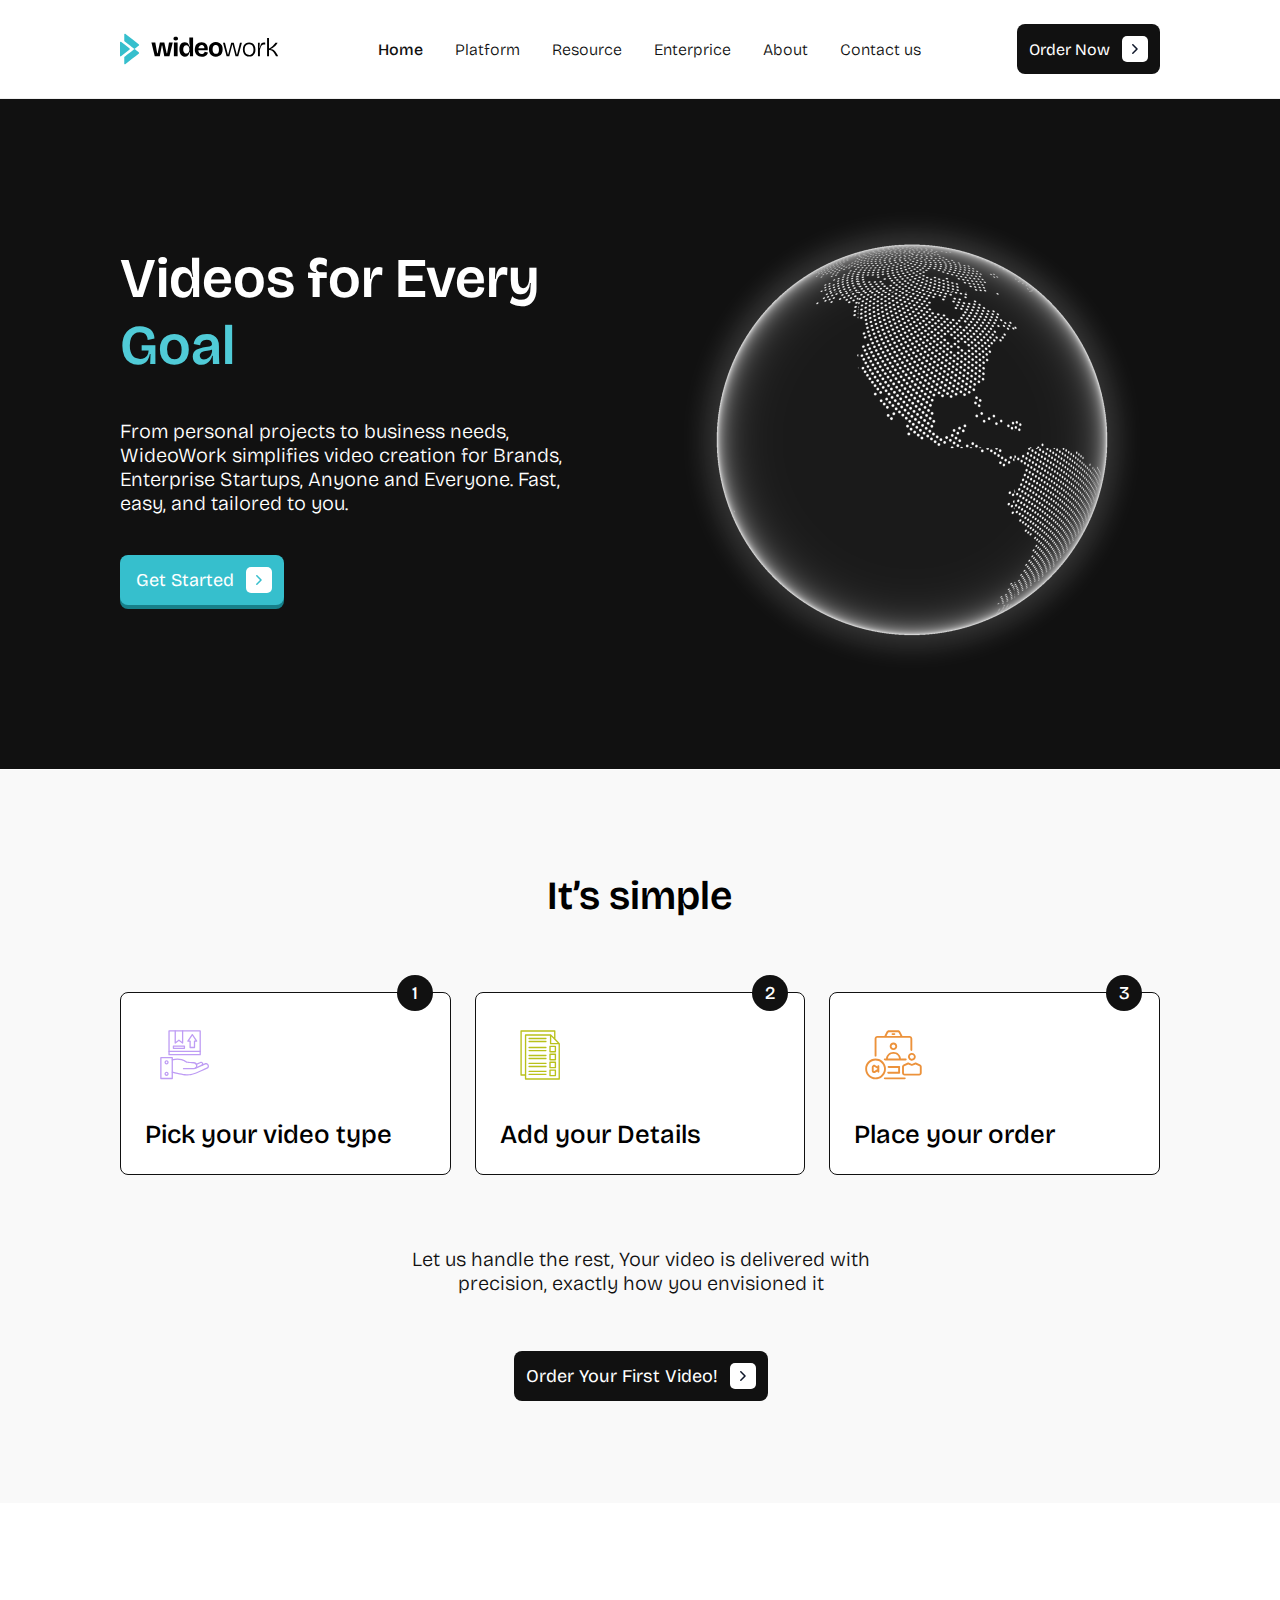
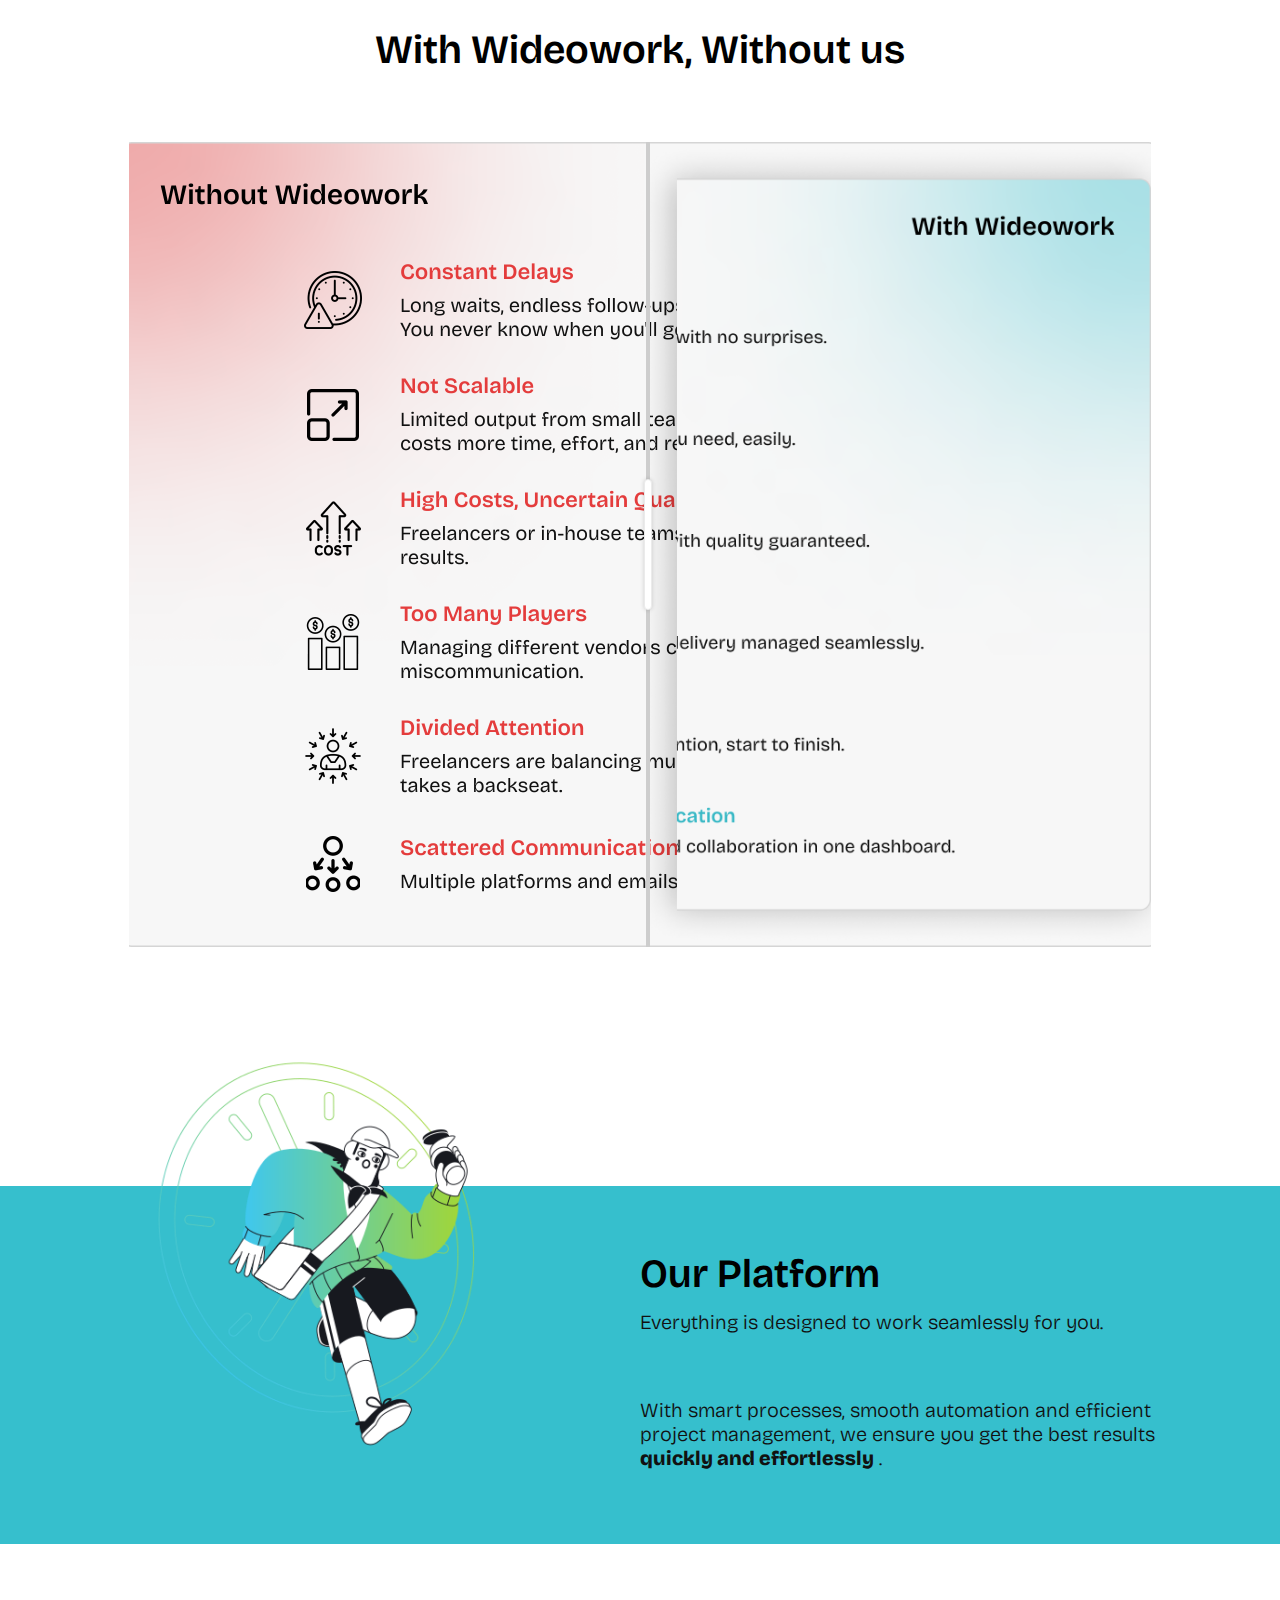
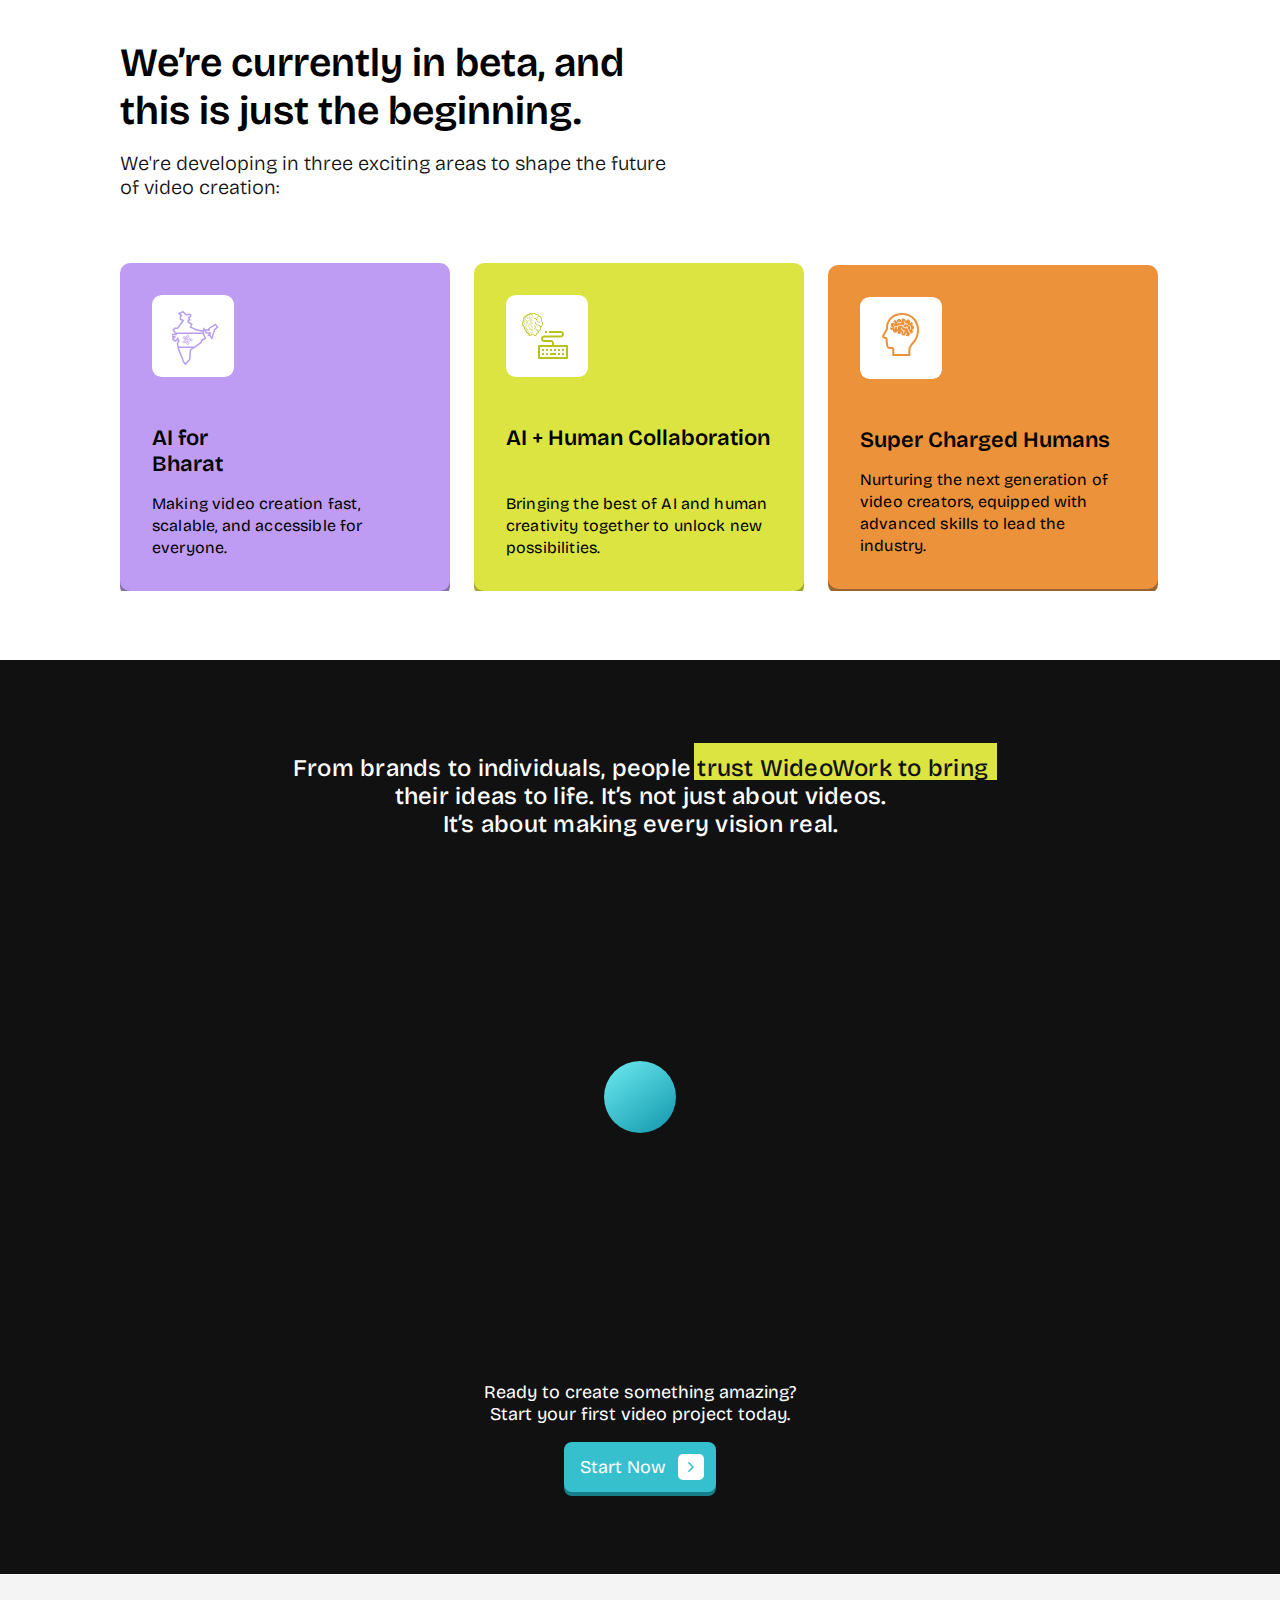
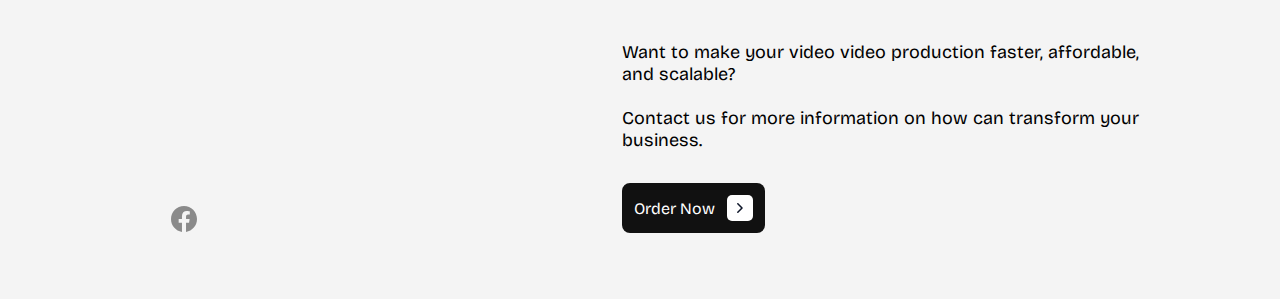
<file: product-page.html>
<!DOCTYPE html>
<html>
  <head>
    <meta charset="utf-8" />
    <meta name="viewport" content="initial-scale=1, width=device-width" />

    <link rel="stylesheet" href="./global.css" />
    <link rel="stylesheet" href="./product-page.css" />
    <link
      rel="stylesheet"
      href="https://fonts.googleapis.com/css2?family=Bricolage Grotesque:wght@300;400;500;600;700;800&display=swap"
    />
  </head>
  <body>
    <div class="product-page">
      <section class="hero">
        <div class="hero-inner">
          <div class="videos-for-every-goal-parent">
            <h1 class="videos-for-every-container">
              <span>Videos for Every </span>
              <span class="goal">Goal </span>
            </h1>
            <div class="from-personal-projects">
              From personal projects to business needs, WideoWork simplifies
              video creation for Brands, Enterprise Startups, Anyone and
              Everyone. Fast, easy, and tailored to you.
            </div>
            <button class="btns">
              <div class="order-now">Get Started</div>
              <div class="icon-jam-icons-outline-l-wrapper">
                <img
                  class="icon-jam-icons-outline-l"
                  alt=""
                  src="./public/icon--jamicons--outline--logos--chevronright.svg"
                />
              </div>
            </button>
          </div>
        </div>
        <div class="animation-hero-videos">
          <div class="animation-hero-videos-child"></div>
          <div class="animation-hero-videos-item"></div>
          <div class="animation-hero-videos-inner"></div>
          <div class="rectangle-div"></div>
          <div class="animation-hero-videos-child1"></div>
          <div class="animation-hero-videos-child2"></div>
        </div>
        <img
          class="freepik-edit-candid-image-phot-icon"
          alt=""
          src="./public/freepik-edit-candidimagephotographynaturaltextureshighlyr-1@2x.png"
        />

        <img
          class="globe-icon"
          loading="lazy"
          alt=""
          src="./public/globe@2x.png"
        />
      </section>
      <section class="product-page-inner">
        <div class="frame-parent">
          <div class="its-simple-wrapper">
            <h1 class="its-simple">It’s simple</h1>
          </div>
          <div class="frame-group">
            <div class="noun-pick-6953687-1-parent">
              <img
                class="noun-pick-6953687-1-icon"
                loading="lazy"
                alt=""
                src="./public/nounpick6953687-1.svg"
              />

              <h2 class="pick-your-video">Pick your video type</h2>
              <div class="wrapper">
                <div class="div">1</div>
              </div>
            </div>
            <div class="noun-pick-6953687-1-parent">
              <img
                class="noun-pick-6953687-1-icon"
                loading="lazy"
                alt=""
                src="./public/noundetails7242149-1.svg"
              />

              <h2 class="pick-your-video">Add your Details</h2>
              <div class="container">
                <div class="div">2</div>
              </div>
            </div>
            <div class="noun-pick-6953687-1-parent">
              <img
                class="noun-pick-6953687-1-icon"
                loading="lazy"
                alt=""
                src="./public/nounvideo7312370-1.svg"
              />

              <h2 class="pick-your-video">Place your order</h2>
              <div class="frame">
                <div class="div">3</div>
              </div>
            </div>
          </div>
          <div class="frame-wrapper">
            <div class="let-us-handle-the-rest-your-v-parent">
              <div class="let-us-handle">
                Let us handle the rest, Your video is delivered with precision,
                exactly how you envisioned it
              </div>
              <div class="btns1">
                <div class="order-now1">Order Your First Video!</div>
                <div class="icon-jam-icons-outline-l-wrapper">
                  <img
                    class="icon-jam-icons-outline-l1"
                    alt=""
                    src="./public/icon--jamicons--outline--logos--chevronright-1.svg"
                  />
                </div>
              </div>
            </div>
          </div>
        </div>
      </section>
      <section class="product-page-child">
        <div class="frame-container">
          <div class="with-wideowork-without-us-wrapper">
            <h1 class="its-simple">With Wideowork, Without us</h1>
          </div>
          <img class="image-icon" alt="" src="./public/image@2x.png" />

          <div class="image-parent">
            <img class="image-icon1" alt="" src="./public/image-1@2x.png" />

            <div class="rectangle-wrapper">
              <div class="frame-child"></div>
            </div>
          </div>
        </div>
      </section>
      <section class="frame-section">
        <div class="frame-div">
          <div class="our-platform-parent">
            <h1 class="our-platform">Our Platform</h1>
            <div class="everything-is-designed">
              Everything is designed to work seamlessly for you.
            </div>
          </div>
          <div class="with-smart-processes-container">
            <span class="with-smart-processes"
              >With smart processes, smooth automation and efficient project
              management, we ensure you get the best results
            </span>
            <span class="quickly-and-effortlessly"
              >quickly and effortlessly</span
            >
            <span class="with-smart-processes">.</span>
          </div>
          <img
            class="our-platform-icon"
            loading="lazy"
            alt=""
            src="./public/our-platform@2x.png"
          />
        </div>
      </section>
      <section class="product-page-inner1">
        <div class="frame-parent1">
          <div class="were-currently-in-beta-and-t-parent">
            <h1 class="were-currently-in">
              We’re currently in beta, and this is just the beginning.
            </h1>
            <div class="everything-is-designed">
              We're developing in three exciting areas to shape the future of
              video creation:
            </div>
          </div>
          <div class="frame-parent2">
            <div class="frame-parent3">
              <img
                class="frame-item"
                loading="lazy"
                alt=""
                src="./public/frame-62.svg"
              />

              <div class="ai-for-bharat-parent">
                <h3 class="ai-for-bharat-container">
                  <p class="ai-for">AI for</p>
                  <p class="ai-for">Bharat</p>
                </h3>
                <div class="making-video-creation">
                  Making video creation fast, scalable, and accessible for
                  everyone.
                </div>
              </div>
            </div>
            <div class="frame-parent4">
              <img
                class="frame-item"
                loading="lazy"
                alt=""
                src="./public/frame-64.svg"
              />

              <div class="ai-for-bharat-parent">
                <h3 class="ai-human">AI + Human Collaboration</h3>
                <div class="making-video-creation">
                  Bringing the best of AI and human creativity together to
                  unlock new possibilities.
                </div>
              </div>
            </div>
            <div class="frame-parent5">
              <img
                class="frame-item"
                loading="lazy"
                alt=""
                src="./public/frame-63.svg"
              />

              <div class="ai-for-bharat-parent">
                <h3 class="ai-for-bharat-container">Super Charged Humans</h3>
                <div class="making-video-creation">
                  Nurturing the next generation of video creators, equipped with
                  advanced skills to lead the industry.
                </div>
              </div>
            </div>
          </div>
        </div>
      </section>
      <section class="frame-parent6">
        <div class="frame-wrapper1">
          <div class="rectangle-parent">
            <div class="frame-child1"></div>
            <h3 class="from-brands-to-container">
              <p class="ai-for">
                <span class="from-brands-to"
                  >From brands to individuals, people
                </span>
                <span class="trust-wideowork-to">trust WideoWork to bring</span>
                <span> their ideas to life. It’s not just about videos.</span>
              </p>
              <p class="ai-for">It’s about making every vision real.</p>
            </h3>
          </div>
        </div>
        <div class="rectangle-group">
          <div class="frame-child2"></div>
          <div class="component-1">
            <img
              class="riplay-fill-icon"
              loading="lazy"
              alt=""
              src="./public/riplayfill.svg"
            />
          </div>
        </div>
        <div class="frame-wrapper2">
          <div class="loop-parent">
            <img
              class="loop-icon"
              loading="lazy"
              alt=""
              src="./public/loop@2x.png"
            />

            <div class="frame-wrapper3">
              <div class="ready-to-create-something-amaz-parent">
                <div class="ready-to-create-container">
                  <p class="ai-for">Ready to create something amazing?</p>
                  <p class="ai-for">Start your first video project today.</p>
                </div>
                <button class="btns">
                  <div class="order-now">Start Now</div>
                  <div class="icon-jam-icons-outline-l-wrapper">
                    <img
                      class="icon-jam-icons-outline-l1"
                      alt=""
                      src="./public/icon--jamicons--outline--logos--chevronright.svg"
                    />
                  </div>
                </button>
              </div>
            </div>
          </div>
        </div>
      </section>
      <section class="nav">
        <div class="frame-parent7">
          <div class="logo-parent">
            <div class="logo">
              <img
                class="text-icon"
                loading="lazy"
                alt=""
                src="./public/text.svg"
              />

              <img
                class="union-icon"
                loading="lazy"
                alt=""
                src="./public/union.svg"
              />
            </div>
            <div class="social-icons">
              <img
                class="iconfacebook"
                loading="lazy"
                alt=""
                src="./public/iconfacebook.svg"
              />

              <img
                class="iconfacebook"
                alt=""
                src="./public/iconfacebook-1.svg"
              />

              <img
                class="iconfacebook"
                loading="lazy"
                alt=""
                src="./public/iconlinkedin.svg"
              />

              <img
                class="iconfacebook"
                loading="lazy"
                alt=""
                src="./public/iconwhatsapp.svg"
              />

              <img
                class="iconfacebook"
                loading="lazy"
                alt=""
                src="./public/iconyoutube.svg"
              />
            </div>
          </div>
          <div class="want-to-make-your-video-video-parent">
            <div class="ready-to-create-container">
              <p class="ai-for">
                Want to make your video video production faster, affordable, and
                scalable?
              </p>
              <p class="ai-for">&nbsp;</p>
              <p class="ai-for">
                Contact us for more information on how can transform your
                business.
              </p>
            </div>
            <button class="btns3">
              <div class="order-now3">Order Now</div>
              <div class="icon-jam-icons-outline-l-wrapper">
                <img
                  class="icon-jam-icons-outline-l1"
                  alt=""
                  src="./public/icon--jamicons--outline--logos--chevronright-1.svg"
                />
              </div>
            </button>
          </div>
        </div>
      </section>
      <header class="nav1">
        <div class="logo1" id="logoContainer">
          <img class="text-icon1" alt="" src="./public/text-1.svg" />

          <img class="union-icon1" alt="" src="./public/union-1.svg" />
        </div>
        <nav class="navigation-links">
          <a class="home" id="homeText">Home</a>
          <a class="platform" id="platformText">Platform</a>
          <a class="platform" id="resourceText">Resource</a>
          <a class="platform" id="enterpriceText">Enterprice</a>
          <a class="platform" id="aboutText">About</a>
          <a class="platform" id="contactUsText">Contact us</a>
        </nav>
        <button class="btns3">
          <a class="order-now4">Order Now</a>
          <div class="icon-jam-icons-outline-l-wrapper">
            <img
              class="icon-jam-icons-outline-l1"
              alt=""
              src="./public/icon--jamicons--outline--logos--chevronright-1.svg"
            />
          </div>
        </button>
      </header>
    </div>

    <script>
      var logoContainer = document.getElementById("logoContainer");
      if (logoContainer) {
        logoContainer.addEventListener("click", function (e) {
          window.location.href = "./home.html";
        });
      }

      var homeText = document.getElementById("homeText");
      if (homeText) {
        homeText.addEventListener("click", function (e) {
          window.location.href = "./home.html";
        });
      }

      var platformText = document.getElementById("platformText");
      if (platformText) {
        platformText.addEventListener("click", function (e) {
          window.location.href = "product-page.html";
        });
      }

      var resourceText = document.getElementById("resourceText");
      if (resourceText) {
        resourceText.addEventListener("click", function (e) {
          window.location.href = "./resource.html";
        });
      }

      var enterpriceText = document.getElementById("enterpriceText");
      if (enterpriceText) {
        enterpriceText.addEventListener("click", function (e) {
          window.location.href = "./enterprise.html";
        });
      }

      var aboutText = document.getElementById("aboutText");
      if (aboutText) {
        aboutText.addEventListener("click", function (e) {
          window.location.href = "./about-us.html";
        });
      }

      var contactUsText = document.getElementById("contactUsText");
      if (contactUsText) {
        contactUsText.addEventListener("click", function (e) {
          window.location.href = "./contact-us.html";
        });
      }
    </script>
  </body>
</html>
</file>
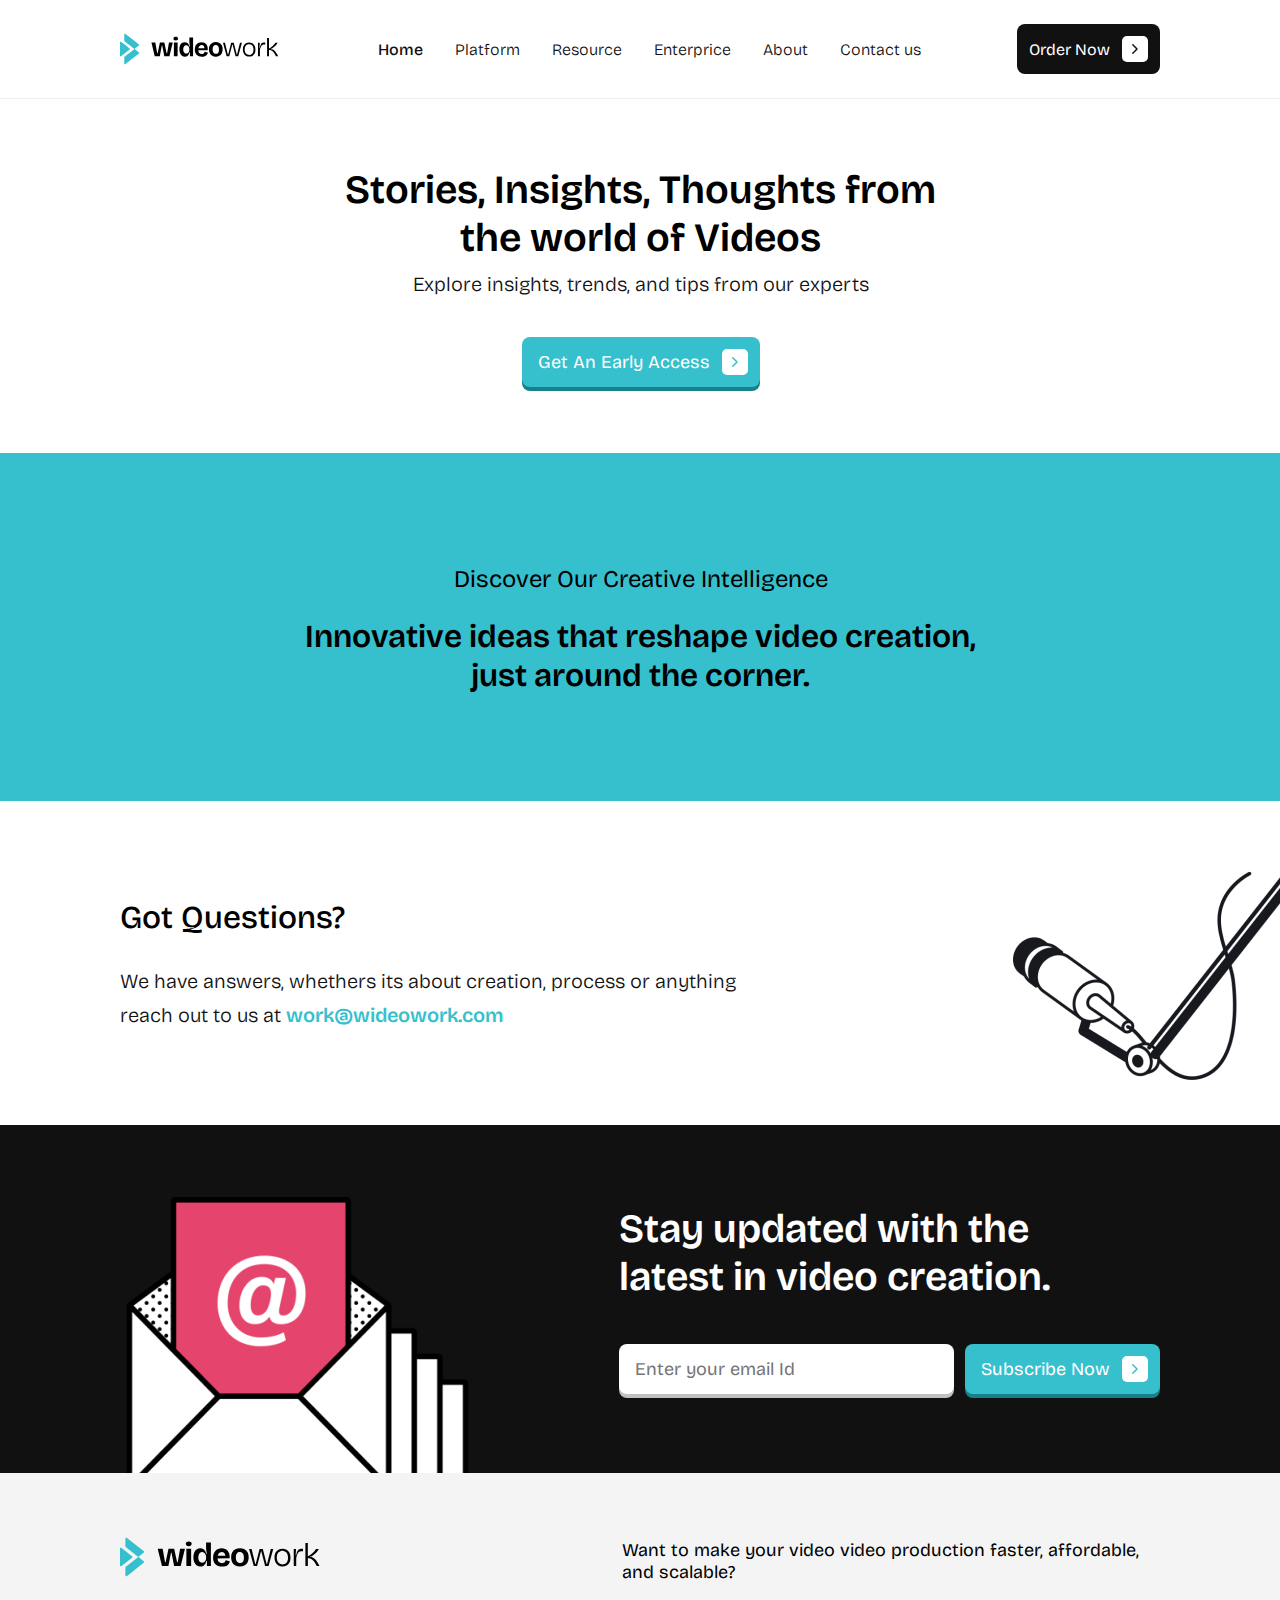
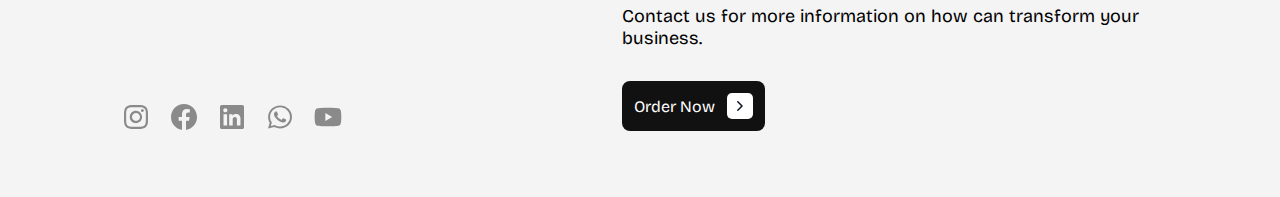
<file: resource.html>
<!DOCTYPE html>
<html>
  <head>
    <meta charset="utf-8" />
    <meta name="viewport" content="initial-scale=1, width=device-width" />

    <link rel="stylesheet" href="./global.css" />
    <link rel="stylesheet" href="./resource.css" />
    <link
      rel="stylesheet"
      href="https://fonts.googleapis.com/css2?family=Bricolage Grotesque:wght@300;400;500;600;700;800&display=swap"
    />
  </head>
  <body>
    <div class="resource4">
      <section class="header">
        <header class="nav8">
          <div class="logo8" id="logoContainer">
            <img
              class="text-icon8"
              loading="lazy"
              alt=""
              src="./public/text-1.svg"
            />

            <img
              class="union-icon8"
              loading="lazy"
              alt=""
              src="./public/union-1.svg"
            />
          </div>
          <nav class="navigation-links1">
            <a class="home5" id="homeText">Home</a>
            <a class="platform4" id="platformText">Platform</a>
            <a class="platform4" id="resourceText">Resource</a>
            <a class="platform4" id="enterpriceText">Enterprice</a>
            <a class="platform4" id="aboutText">About</a>
            <a class="platform4" id="contactUsText">Contact us</a>
          </nav>
          <button class="btns24">
            <a class="order-now24">Order Now</a>
            <div class="button-icon">
              <img
                class="icon-jam-icons-outline-l24"
                alt=""
                src="./public/icon--jamicons--outline--logos--chevronright-1.svg"
              />
            </div>
          </button>
        </header>
      </section>
      <section class="hero3">
        <div class="hero-content1">
          <div class="stories-insights-thoughts-fr-parent">
            <h1 class="stories-insights-thoughts">
              Stories, Insights, Thoughts from the world of Videos
            </h1>
            <div class="explore-insights-trends">
              Explore insights, trends, and tips from our experts
            </div>
          </div>
          <button class="btns25">
            <div class="order-now25">Get An Early Access</div>
            <div class="button-icon">
              <img
                class="icon-jam-icons-outline-l25"
                alt=""
                src="./public/icon--jamicons--outline--logos--chevronright.svg"
              />
            </div>
          </button>
        </div>
      </section>
      <section class="value-proposition">
        <h3 class="discover-our-creative">
          Discover Our Creative Intelligence
        </h3>
        <h1 class="innovative-ideas-that">
          Innovative ideas that reshape video creation, just around the corner.
        </h1>
      </section>
      <section class="c-t-a">
        <div class="question">
          <div class="question-content">
            <h1 class="got-questions">Got Questions?</h1>
            <div class="question-answer">
              <div class="we-have-answers">
                We have answers, whethers its about creation, process or
                anything
              </div>
              <div class="reach-out-to-container">
                <span class="reach-out-to">reach out to us at </span>
                <span class="workwideoworkcom2">work@wideowork.com</span>
              </div>
            </div>
          </div>
        </div>
        <img
          class="microphone-on-a-stand"
          loading="lazy"
          alt=""
          src="./public/microphone-on-a-stand@2x.png"
        />
      </section>
      <section class="newsletter">
        <img
          class="newsletters-icon"
          loading="lazy"
          alt=""
          src="./public/newsletters@2x.png"
        />

        <div class="newsletter-content">
          <div class="newsletter-form">
            <h1 class="stay-updated-with">
              Stay updated with the latest in video creation.
            </h1>
            <div class="email-input">
              <input
                class="input-label"
                placeholder="Enter your email Id"
                type="text"
              />

              <button class="btns25">
                <div class="order-now25">Subscribe Now</div>
                <div class="button-icon">
                  <img
                    class="icon-jam-icons-outline-l25"
                    alt=""
                    src="./public/icon--jamicons--outline--logos--chevronright.svg"
                  />
                </div>
              </button>
            </div>
          </div>
        </div>
      </section>
      <section class="nav9">
        <div class="footer-content3">
          <div class="footer-top1">
            <div class="logo9">
              <img class="text-icon9" alt="" src="./public/text.svg" />

              <img class="union-icon9" alt="" src="./public/union.svg" />
            </div>
            <div class="social-icons4">
              <img
                class="iconfacebook8"
                loading="lazy"
                alt=""
                src="./public/iconfacebook.svg"
              />

              <img
                class="iconfacebook8"
                alt=""
                src="./public/iconfacebook-1.svg"
              />

              <img
                class="iconfacebook8"
                loading="lazy"
                alt=""
                src="./public/iconlinkedin.svg"
              />

              <img
                class="iconfacebook8"
                loading="lazy"
                alt=""
                src="./public/iconwhatsapp.svg"
              />

              <img
                class="iconfacebook8"
                loading="lazy"
                alt=""
                src="./public/iconyoutube.svg"
              />
            </div>
          </div>
          <div class="footer-c-t-a1">
            <div class="want-to-make-container4">
              <p class="want-to-make4">
                Want to make your video video production faster, affordable, and
                scalable?
              </p>
              <p class="want-to-make4">&nbsp;</p>
              <p class="want-to-make4">
                Contact us for more information on how can transform your
                business.
              </p>
            </div>
            <button class="btns24">
              <div class="order-now27">Order Now</div>
              <div class="button-icon">
                <img
                  class="icon-jam-icons-outline-l25"
                  alt=""
                  src="./public/icon--jamicons--outline--logos--chevronright-1.svg"
                />
              </div>
            </button>
          </div>
        </div>
      </section>
    </div>

    <script>
      var logoContainer = document.getElementById("logoContainer");
      if (logoContainer) {
        logoContainer.addEventListener("click", function (e) {
          window.location.href = "./home.html";
        });
      }

      var homeText = document.getElementById("homeText");
      if (homeText) {
        homeText.addEventListener("click", function (e) {
          window.location.href = "./home.html";
        });
      }

      var platformText = document.getElementById("platformText");
      if (platformText) {
        platformText.addEventListener("click", function (e) {
          window.location.href = "product-page.html";
        });
      }

      var resourceText = document.getElementById("resourceText");
      if (resourceText) {
        resourceText.addEventListener("click", function (e) {
          window.location.href = "./resource.html";
        });
      }

      var enterpriceText = document.getElementById("enterpriceText");
      if (enterpriceText) {
        enterpriceText.addEventListener("click", function (e) {
          window.location.href = "./enterprise.html";
        });
      }

      var aboutText = document.getElementById("aboutText");
      if (aboutText) {
        aboutText.addEventListener("click", function (e) {
          window.location.href = "./about-us.html";
        });
      }

      var contactUsText = document.getElementById("contactUsText");
      if (contactUsText) {
        contactUsText.addEventListener("click", function (e) {
          window.location.href = "./contact-us.html";
        });
      }
    </script>
  </body>
</html>
</file>
<file: global.css>
body {
  margin: 0;
  line-height: normal;
}

:root {
  /* fonts */
  --body-3: "Bricolage Grotesque";

  /* font sizes */
  --font-size-base: 16px;
  --body-3-size: 18px;
  --heading-3-size: 24px;
  --font-size-lgi: 19px;
  --font-size-3xl: 22px;
  --font-size-xl: 20px;
  --font-size-21xl: 40px;
  --heading-2-size: 32px;
  --font-size-7xl: 26px;
  --font-size-2xl: 21px;
  --font-size-37xl: 56px;
  --font-size-26xl: 45px;
  --font-size-15xl: 34px;
  --font-size-sm: 14px;

  /* Colors */
  --color-white: #fff;
  --color-whitesmoke-100: #f9f9f9;
  --color-whitesmoke-200: #f4f4f4;
  --color-whitesmoke-300: #efefef;
  --color-gray-100: #111;
  --color-gray-200: rgba(17, 17, 17, 0.5);
  --color-black: #000;
  --color-darkturquoise-100: #50cbd7;
  --color-darkturquoise-200: #36bfcd;
  --color-yellowgreen: #dce442;
  --color-sandybrown: #ec923b;
  --color-plum: #be9cf4;
  --color-gainsboro-100: #d9d9d9;
  --color-floralwhite: #f4f4ed;

  /* Gaps */
  --gap-xs: 12px;
  --gap-13xl: 32px;
  --gap-105xl: 124px;
  --gap-base: 16px;
  --gap-52xl: 71px;
  --gap-mid: 17px;
  --gap-45xl: 64px;
  --gap-5xl: 24px;
  --gap-29xl: 48px;
  --gap-49xl: 68px;
  --gap-lg: 18px;
  --gap-37xl: 56px;
  --gap-9xl: 28px;
  --gap-41xl: 60px;
  --gap-mini: 15px;
  --gap-11xl: 30px;
  --gap-21xl: 40px;
  --gap-xl: 20px;
  --gap-lgi: 19px;
  --gap-19xl: 38px;
  --gap-5xs: 8px;
  --gap-sm: 14px;
  --gap-5xs-5: 7.5px;
  --gap-9xs: 4px;
  --gap-2xs: 11px;
  --gap-47xl: 66px;
  --gap-14xl: 33px;
  --gap-16xl: 35px;
  --gap-94xl: 113px;
  --gap-7xs: 6px;
  --gap-57xl: 76px;
  --gap-7xl: 26px;
  --gap-smi: 13px;
  --gap-26xl: 45px;
  --gap-3xl: 22px;

  /* Paddings */
  --padding-5xl: 24px;
  --padding-101xl: 120px;
  --padding-xs: 12px;
  --padding-9xs: 4px;
  --padding-45xl: 64px;
  --padding-75xl: 94px;
  --padding-21xl: 40px;
  --padding-104xl: 123px;
  --padding-88xl: 107px;
  --padding-xl: 20px;
  --padding-42xl: 61px;
  --padding-mini: 15px;
  --padding-base: 16px;
  --padding-102xl: 121px;
  --padding-103xl: 122px;
  --padding-159xl: 178px;
  --padding-6xl: 25px;
  --padding-3xl: 22px;
  --padding-49xl: 68px;
  --padding-25xl: 44px;
  --padding-13xl: 32px;
  --padding-55xl: 74px;
  --padding-23xl: 42px;
  --padding-82xl: 101px;
  --padding-32xl: 51px;
  --padding-60xl: 79px;
  --padding-83xl: 102px;
  --padding-47xl: 66px;
  --padding-41xl: 60px;
  --padding-12xs: 1px;
  --padding-6xs: 7px;
  --padding-sm: 14px;
  --padding-86xl: 105px;
  --padding-192xl: 211px;
  --padding-158xl: 177px;
  --padding-96xl: 115px;
  --padding-11xl: 30px;
  --padding-56xl: 75px;
  --padding-4xs-1: 8.1px;
  --padding-81xl: 100px;
  --padding-46xl: 65px;
  --padding-85xl: 104px;
  --padding-48xl: 67px;
  --padding-65xl: 84px;
  --padding-24xl: 43px;
  --padding-2xl: 21px;
  --padding-74xl: 93px;
  --padding-16xl: 35px;
  --padding-mid: 17px;
  --padding-4xl: 23px;
  --padding-20xl: 39px;
  --padding-1492xl: 1511px;
  --padding-26xl: 45px;
  --padding-78xl: 97px;
  --padding-61xl: 80px;
  --padding-33xl: 52px;
  --padding-66xl: 85px;
  --padding-9xl: 28px;
  --padding-203xl: 222px;
  --padding-92xl: 111px;
  --padding-10xl: 29px;
  --padding-205xl: 224px;
  --padding-93xl: 112px;
  --padding-190xl: 209px;
  --padding-129xl: 148px;
  --padding-79xl: 98px;
  --padding-177xl: 196px;
  --padding-91xl: 110px;

  /* Border radiuses */
  --br-5xs: 8px;
  --br-8xs: 5px;
  --br-base: 16px;
  --br-81xl: 100px;
  --br-3xs: 10px;
  --br-4xs: 9px;
  --br-2xl: 21px;
  --br-7xs-1: 5.1px;
}
</file>
<file: index.css>
.text-icon6 {
  position: absolute;
  height: 65%;
  width: 82.7%;
  top: 8.75%;
  right: 0;
  bottom: 26.25%;
  left: 17.3%;
  max-width: 100%;
  overflow: hidden;
  max-height: 100%;
}
.union-icon6 {
  position: relative;
  width: 20.1px;
  height: 32px;
}
.home4,
.logo6,
.platform3 {
  position: relative;
  cursor: pointer;
}
.logo6 {
  height: 32px;
  width: 162.4px;
}
.home4,
.platform3 {
  text-decoration: none;
  font-weight: 500;
  color: inherit;
}
.platform3 {
  font-weight: 300;
}
.nav-links,
.order-now10 {
  font-size: var(--font-size-base);
  font-family: var(--body-3);
  text-align: center;
}
.nav-links {
  margin: 0;
  display: flex;
  flex-direction: row;
  align-items: flex-start;
  justify-content: flex-start;
  gap: var(--gap-13xl);
  color: var(--color-gray-100);
}
.order-now10 {
  text-decoration: none;
  position: relative;
  color: var(--color-white);
}
.icon-jam-icons-outline-l10 {
  width: 18px;
  position: relative;
  height: 18px;
  overflow: hidden;
  flex-shrink: 0;
}
.icon-jam-icons-outline-l-wrapper5 {
  border-radius: var(--br-8xs);
  background-color: var(--color-white);
  display: flex;
  flex-direction: row;
  align-items: center;
  justify-content: flex-start;
  padding: var(--padding-9xs);
}
.btns10,
.nav-wrapper,
.nav6 {
  display: flex;
  flex-direction: row;
}
.btns10 {
  cursor: pointer;
  border: 0;
  padding: var(--padding-xs);
  background-color: var(--color-gray-100);
  border-radius: var(--br-5xs);
  align-items: center;
  justify-content: center;
  gap: var(--gap-xs);
}
.nav-wrapper,
.nav6 {
  box-sizing: border-box;
}
.nav6 {
  width: 1280px;
  background-color: var(--color-white);
  border-bottom: 1px solid var(--color-whitesmoke-300);
  overflow: hidden;
  flex-shrink: 0;
  align-items: center;
  justify-content: space-between;
  padding: var(--padding-5xl) var(--padding-101xl);
}
.nav-wrapper {
  align-items: flex-start;
  justify-content: flex-start;
  padding: 0 0 var(--padding-85xl);
  max-width: 100%;
}
.videos-made-simple {
  margin: 0;
  font-weight: 500;
}
.for {
  font-weight: 500;
}
.everyone {
  font-family: var(--body-3);
  color: #37c0cd;
}
.for-everyone {
  margin: 0;
}
.videos-made-simple-container {
  margin: 0;
  position: absolute;
  top: 0;
  left: 0;
  font-size: inherit;
  display: inline-block;
  width: 100%;
  height: 100%;
  font-family: inherit;
}
.click-1-icon {
  position: absolute;
  top: 83px;
  left: 459px;
  width: 43px;
  height: 43px;
  object-fit: cover;
  z-index: 1;
}
.hero-title {
  height: 136px;
  flex: 1;
  position: relative;
  max-width: 100%;
}
.hero-title-container {
  align-self: stretch;
  display: flex;
  flex-direction: row;
  align-items: flex-start;
  justify-content: flex-start;
  max-width: 100%;
}
.whether-youre-a1 {
  position: relative;
  font-size: var(--font-size-xl);
  font-weight: 300;
}
.order-now11 {
  position: relative;
  font-size: var(--body-3-size);
  font-family: var(--body-3);
  color: var(--color-white);
  text-align: center;
}
.icon-jam-icons-outline-l11 {
  height: 18px;
  width: 18px;
  position: relative;
  overflow: hidden;
  flex-shrink: 0;
}
.btns11 {
  cursor: pointer;
  border: 0;
  padding: var(--padding-xs) var(--padding-xs) var(--padding-xs)
    var(--padding-base);
  background-color: var(--color-darkturquoise-200);
  box-shadow: 0 4px 0#17808a;
  border-radius: var(--br-5xs);
  display: flex;
  flex-direction: row;
  align-items: center;
  justify-content: center;
  gap: var(--gap-xs);
}
.hero-button-container {
  display: flex;
  flex-direction: row;
  align-items: flex-start;
  justify-content: flex-start;
  padding: 0 195px;
}
.hero-content,
.hero-content-wrapper {
  display: flex;
  align-items: flex-start;
  max-width: 100%;
}
.hero-content {
  width: 549px;
  flex-direction: column;
  justify-content: flex-start;
  gap: var(--gap-13xl);
}
.hero-content-wrapper {
  align-self: stretch;
  flex-direction: row;
  justify-content: center;
  padding: 0 var(--padding-xl) var(--padding-45xl) var(--padding-2xl);
  box-sizing: border-box;
  text-align: center;
  font-size: var(--font-size-37xl);
  color: var(--color-gray-100);
  font-family: var(--body-3);
}
.brand-divider {
  height: 34px;
  width: 2px;
  position: relative;
  border-right: 2px solid var(--color-darkturquoise-100);
  box-sizing: border-box;
}
.trusted-by-brands {
  align-self: stretch;
  position: relative;
  line-height: 18px;
}
.brand-title-container {
  flex: 1;
  display: flex;
  flex-direction: column;
  align-items: flex-start;
  justify-content: flex-start;
  padding: var(--padding-6xs) 0 0;
}
.brand-content,
.brand-content-wrapper {
  display: flex;
  flex-direction: row;
  align-items: flex-start;
}
.brand-content {
  height: 32px;
  justify-content: flex-start;
  gap: var(--gap-smi);
}
.brand-content-wrapper {
  width: 391px;
  justify-content: center;
  padding: 0 var(--padding-xl) var(--padding-21xl);
  box-sizing: border-box;
  max-width: 100%;
}
.brand-logos-row,
.brand-logos-row3,
.brand-logos-row4,
.brand-logos-row5 {
  width: 364px;
  border-radius: var(--br-base);
  background-color: var(--color-gainsboro-100);
  flex-shrink: 0;
}
.brand-logos-row {
  border: 0;
  height: 235px;
  outline: 0;
  position: relative;
  max-width: 100%;
}
.brand-logos-row3,
.brand-logos-row4,
.brand-logos-row5 {
  height: 100%;
  position: absolute;
  margin: 0 !important;
  top: 0;
  right: -254px;
  bottom: 0;
}
.brand-logos-row4,
.brand-logos-row5 {
  right: -644px;
}
.brand-logos-row5 {
  right: -1034px;
}
.brand-logo-list,
.brand-logos {
  display: flex;
  flex-direction: row;
  align-items: flex-start;
  justify-content: flex-start;
  max-width: 100%;
}
.brand-logo-list {
  flex: 1;
  overflow-x: auto;
  position: relative;
  gap: var(--gap-7xl);
}
.brand-logos {
  align-self: stretch;
  padding: 0 0 var(--padding-21xl);
  box-sizing: border-box;
}
.why-spend-hours {
  margin: 0;
  position: relative;
  font-size: inherit;
  font-weight: 500;
  font-family: inherit;
}
.join-the-revolution-container {
  align-self: stretch;
  height: 44px;
  position: relative;
  font-size: var(--font-size-base);
  display: inline-block;
  flex-shrink: 0;
}
.why-description,
.why-description-container {
  display: flex;
  flex-direction: column;
  align-items: flex-start;
  justify-content: flex-start;
}
.why-description {
  align-self: stretch;
  gap: var(--gap-5xl);
}
.why-description-container {
  width: 337px;
  gap: var(--gap-13xl);
  max-width: 100%;
}
.noun-pick-5231522-1-icon {
  width: 48px;
  height: 48px;
  position: relative;
  border-radius: 4px;
  overflow: hidden;
  flex-shrink: 0;
}
.choose-the-type,
.pick {
  align-self: stretch;
  position: relative;
}
.pick {
  margin: 0;
  font-size: inherit;
  font-weight: 400;
  font-family: inherit;
}
.choose-the-type {
  font-size: var(--font-size-base);
  color: var(--color-gray-100);
}
.customization-pick-label,
.customization-pick-step {
  align-self: stretch;
  display: flex;
  flex-direction: column;
  align-items: flex-start;
}
.customization-pick-label {
  justify-content: flex-start;
  gap: var(--gap-base);
}
.customization-pick-step {
  flex: 1;
  border-radius: var(--br-3xs);
  background-color: var(--color-white);
  border: 1.5px solid var(--color-black);
  box-sizing: border-box;
  overflow: hidden;
  justify-content: space-between;
  padding: var(--padding-13xl) var(--padding-11xl);
  max-width: 100%;
  font-size: var(--heading-2-size);
  color: var(--color-black);
}
.noun-customize-7093586-1-icon {
  width: 40px;
  height: 40px;
  position: relative;
  overflow: hidden;
  flex-shrink: 0;
}
.customize {
  position: relative;
}
.customization-icons-and-labels,
.customization-icons-and-labels1 {
  align-self: stretch;
  border-radius: var(--br-3xs);
  background-color: var(--color-white);
  border: 1.5px solid var(--color-black);
  display: flex;
  flex-direction: column;
  align-items: flex-start;
  justify-content: space-between;
  padding: var(--padding-13xl) var(--padding-xl) var(--padding-13xl)
    var(--padding-5xl);
}
.customization-icons-and-labels1 {
  width: 91px;
  box-sizing: border-box;
  padding: var(--padding-13xl) var(--padding-5xl);
}
.customization-steps {
  align-self: stretch;
  flex: 1;
  display: flex;
  flex-direction: row;
  align-items: center;
  justify-content: flex-start;
  gap: var(--gap-base);
  max-width: 100%;
}
.customization-steps-wrapper,
.why-content,
.why-content-wrapper {
  display: flex;
  align-items: flex-start;
  justify-content: flex-start;
  box-sizing: border-box;
  max-width: 100%;
}
.customization-steps-wrapper {
  height: 261px;
  flex: 1;
  flex-direction: column;
  padding: 33px 0 0;
  font-size: var(--font-size-base);
}
.why-content,
.why-content-wrapper {
  flex-direction: row;
}
.why-content {
  flex: 1;
  background-color: var(--color-plum);
  overflow: hidden;
  padding: 88px var(--padding-101xl);
  gap: 106px;
}
.why-content-wrapper {
  align-self: stretch;
  padding: 0 0 var(--padding-61xl);
  text-align: left;
  font-size: 30px;
  color: var(--color-gray-100);
  font-family: var(--body-3);
}
.videos-for-anyone {
  margin: 0;
  align-self: stretch;
  position: relative;
  font-size: inherit;
  font-weight: 600;
  font-family: inherit;
}
.delivering-1-or {
  flex: 1;
  position: relative;
  font-weight: 300;
}
.video-types-subtitle {
  align-self: stretch;
  display: flex;
  flex-direction: row;
  align-items: flex-start;
  justify-content: flex-start;
  padding: 0 134px;
  font-size: var(--font-size-xl);
  color: var(--color-gray-100);
}
.video-types-title,
.video-types-title-container {
  display: flex;
  align-items: flex-start;
  max-width: 100%;
}
.video-types-title {
  flex-direction: column;
  justify-content: flex-start;
  gap: var(--gap-base);
}
.video-types-title-container {
  align-self: stretch;
  flex-direction: row;
  justify-content: center;
  padding: 0 var(--padding-2xl) 0 var(--padding-xl);
  box-sizing: border-box;
}
.rectangle-icon {
  align-self: stretch;
  flex: 1;
  position: relative;
  border-radius: var(--br-3xs);
  max-width: 100%;
  overflow: hidden;
  max-height: 100%;
  object-fit: cover;
}
.marketing-videos-parent,
.rectangle-container {
  align-self: stretch;
  display: flex;
  flex-direction: column;
  align-items: flex-start;
  justify-content: flex-start;
  padding: 0 var(--padding-190xl) 0 0;
  gap: var(--gap-21xl);
}
.rectangle-container {
  flex: 1;
  box-shadow: 0 4px 0#000;
  border-radius: var(--br-3xs);
  background-color: var(--color-white);
  border: 2px solid var(--color-gray-100);
  box-sizing: border-box;
  overflow: hidden;
  justify-content: center;
  padding: var(--padding-2xl) var(--padding-11xl) var(--padding-10xl);
  gap: var(--gap-26xl);
  max-width: 100%;
}
.product-demos {
  margin: 0;
  width: 234px;
  position: relative;
  font-size: inherit;
  font-weight: 400;
  font-family: inherit;
  display: inline-block;
}
.product-demos-parent,
.video-category-items {
  align-self: stretch;
  display: flex;
  align-items: flex-start;
  justify-content: flex-start;
  gap: var(--gap-21xl);
}
.product-demos-parent {
  flex-direction: column;
  padding: 0 231px 0 0;
}
.video-category-items {
  flex: 1;
  flex-direction: row;
  max-width: 100%;
}
.social-media-ads-parent {
  padding: 0 215px 0 0;
  gap: var(--gap-21xl);
}
.personal-stories-parent,
.social-media-ads-parent,
.video-category-list {
  align-self: stretch;
  display: flex;
  flex-direction: column;
  align-items: flex-start;
  justify-content: flex-start;
}
.personal-stories-parent {
  padding: 0 var(--padding-205xl) 0 0;
  gap: var(--gap-21xl);
}
.video-category-list {
  flex: 1;
  gap: var(--gap-29xl);
  max-width: 100%;
}
.video-categories {
  align-self: stretch;
  height: 1745px;
  flex-direction: row;
  padding: 0 0 var(--padding-xl);
  box-sizing: border-box;
  max-width: 100%;
  font-size: var(--heading-2-size);
}
.video-categories,
.video-types-button-container,
.video-types-content {
  display: flex;
  align-items: flex-start;
  justify-content: flex-start;
}
.video-types-button-container {
  flex-direction: row;
  padding: 0 444px 0 445px;
}
.video-types-content {
  width: 1115px;
  flex-direction: column;
  gap: var(--gap-41xl);
  max-width: 100%;
}
.video-types-content-wrapper {
  align-self: stretch;
  display: flex;
  flex-direction: row;
  align-items: flex-start;
  justify-content: center;
  padding: 0 var(--padding-xl) var(--padding-83xl) var(--padding-4xl);
  box-sizing: border-box;
  max-width: 100%;
  text-align: center;
  font-size: var(--font-size-21xl);
  color: var(--color-black);
  font-family: var(--body-3);
}
.image-24-icon {
  position: absolute;
  top: calc(50% - 47.5px);
  left: calc(50% - 51px);
  width: 101.9px;
  height: 101.9px;
  object-fit: cover;
}
.testimonial-image-container {
  margin-left: -188px;
  height: 90px;
  width: 172px;
  position: relative;
  border-radius: var(--br-7xs-1);
  background-color: var(--color-white);
  border: 0.6px solid var(--color-whitesmoke-300);
  box-sizing: border-box;
  overflow: hidden;
  flex-shrink: 0;
}
.testimonial-link-container {
  align-self: stretch;
  display: flex;
  flex-direction: row;
  align-items: flex-start;
  justify-content: center;
  padding: 0 var(--padding-5xl) 0 var(--padding-xl);
  font-size: var(--font-size-base);
}
.testimonial-description {
  flex: 1;
  display: flex;
  flex-direction: column;
  align-items: flex-start;
  justify-content: flex-start;
  gap: var(--gap-21xl);
  max-width: 100%;
}
.loop-icon1 {
  align-self: stretch;
  height: 258px;
  position: relative;
  max-width: 100%;
  overflow: hidden;
  flex-shrink: 0;
  object-fit: cover;
}
.testimonial-animation {
  height: 319px;
  display: flex;
  flex-direction: column;
  align-items: flex-start;
  justify-content: flex-start;
}
.testimonial-description-contai {
  flex: 1;
  display: flex;
  flex-direction: row;
  align-items: flex-end;
  justify-content: flex-start;
  gap: 61px;
  max-width: 100%;
}
.testimonial-description-contai-wrapper {
  display: flex;
  flex-direction: row;
  align-items: flex-start;
  justify-content: flex-end;
  padding: 0 var(--padding-mid);
  box-sizing: border-box;
  max-width: 100%;
}
.logo-container {
  cursor: pointer;
  padding: 0;
}
.logo-container,
.logo-container6 {
  height: 90px;
  width: 172px;
  position: relative;
  border-radius: var(--br-7xs-1);
  background-color: var(--color-white);
  border: 0.6px solid var(--color-whitesmoke-300);
  box-sizing: border-box;
  overflow: hidden;
  flex-shrink: 0;
}
.brand-logos1,
.frame-parent20 {
  display: flex;
  justify-content: flex-start;
  max-width: 100%;
}
.brand-logos1 {
  overflow-x: auto;
  flex-direction: row;
  align-items: flex-start;
  gap: var(--gap-base);
}
.frame-parent20 {
  flex-direction: column;
  align-items: flex-end;
  gap: var(--gap-13xl);
  flex-shrink: 0;
}
.btns20,
.testimonial-content {
  display: flex;
  flex-direction: row;
}
.testimonial-content {
  margin-top: -497px;
  align-self: stretch;
  align-items: flex-end;
  justify-content: flex-start;
  padding: 0 var(--padding-66xl);
  box-sizing: border-box;
  gap: var(--gap-base);
  flex-shrink: 0;
  max-width: 100%;
}
.btns20 {
  cursor: pointer;
  border: 0;
  padding: var(--padding-xs) var(--padding-xs) var(--padding-xs)
    var(--padding-base);
  background-color: var(--color-darkturquoise-200);
  box-shadow: 0 4px 0#17808a;
  border-radius: var(--br-5xs);
  align-items: center;
  justify-content: center;
  gap: var(--gap-xs);
  z-index: 2;
}
.image-10-icon {
  width: 153px;
  height: 153px;
  position: relative;
  object-fit: cover;
}
.testimonial-image {
  display: flex;
  flex-direction: column;
  align-items: flex-start;
  justify-content: flex-start;
  padding: 50px 0 0;
}
.testimonial-container {
  flex: 1;
  display: flex;
  flex-direction: row;
  align-items: flex-start;
  justify-content: space-between;
  flex-shrink: 0;
  max-width: 100%;
  gap: var(--gap-xl);
}
.testimonial-content-parent,
.video-testimonial {
  display: flex;
  box-sizing: border-box;
  max-width: 100%;
}
.video-testimonial {
  width: 758px;
  flex-direction: row;
  align-items: flex-start;
  justify-content: flex-end;
  padding: 0 5px;
}
.testimonial-content-parent {
  align-self: stretch;
  height: 555px;
  background-color: var(--color-black);
  overflow: hidden;
  flex-shrink: 0;
  flex-direction: column;
  align-items: flex-end;
  justify-content: flex-start;
  padding: 434px 0 var(--padding-158xl);
  gap: var(--gap-37xl);
  text-align: center;
  font-size: var(--font-size-21xl);
  color: var(--color-white);
  font-family: var(--body-3);
}
.ready-to-get-started {
  width: 419px;
  position: relative;
  max-height: 100%;
  object-fit: cover;
  max-width: 100%;
}
.sample-a-video {
  position: relative;
  font-size: var(--font-size-xl);
  font-weight: 300;
  color: var(--color-gray-100);
}
.ready-paragraph-parent {
  align-self: stretch;
  display: flex;
  flex-direction: column;
  align-items: flex-start;
  justify-content: flex-start;
  gap: var(--gap-21xl);
}
.ready-content,
.ready-to-get-started-parent {
  display: flex;
  align-items: flex-start;
  justify-content: flex-start;
  box-sizing: border-box;
  max-width: 100%;
}
.ready-content {
  flex: 1;
  flex-direction: column;
  padding: 54px 0 0;
}
.ready-to-get-started-parent {
  align-self: stretch;
  background-color: #f8f8f8;
  overflow: hidden;
  flex-direction: row;
  padding: var(--padding-61xl) var(--padding-101xl) var(--padding-60xl);
  gap: var(--gap-94xl);
  flex-shrink: 0;
  z-index: 1;
  text-align: left;
  font-size: var(--font-size-21xl);
  color: var(--color-black);
  font-family: var(--body-3);
}
.celebration-background {
  height: 33px;
  width: 144px;
  position: absolute;
  margin: 0 !important;
  top: 231.09px;
  right: 558px;
  background-color: var(--color-yellowgreen);
  transform: rotate(-1.2deg);
  transform-origin: 0 0;
}
.celebrate-with-wideowork,
.one-year-of {
  margin: 0;
  align-self: stretch;
  position: relative;
  font-family: inherit;
}
.celebrate-with-wideowork {
  font-size: inherit;
  font-weight: 600;
  white-space: pre-wrap;
}
.one-year-of {
  height: 45px;
  font-size: var(--heading-3-size);
  font-weight: 400;
  color: var(--color-gray-100);
  display: inline-block;
  flex-shrink: 0;
  z-index: 1;
}
.celebrate-with-wideowork-parent,
.celebration-content {
  display: flex;
  flex-direction: column;
  align-items: flex-start;
  justify-content: flex-start;
}
.celebrate-with-wideowork-parent {
  align-self: stretch;
  gap: var(--gap-11xl);
}
.celebration-content {
  width: 666px;
  gap: var(--gap-21xl);
  max-width: 100%;
}
.play-button-icon {
  height: 451px;
  width: 451px;
  position: relative;
  object-fit: cover;
  max-width: calc(100% - 770px);
}
.celebration,
.text-icon7 {
  max-width: 100%;
  overflow: hidden;
}
.celebration {
  align-self: stretch;
  height: 523px;
  background-color: var(--color-darkturquoise-200);
  flex-shrink: 0;
  display: flex;
  flex-direction: row;
  align-items: flex-start;
  justify-content: flex-start;
  padding: 150px var(--padding-101xl);
  box-sizing: border-box;
  position: relative;
  gap: 104px;
  z-index: 2;
  text-align: left;
  font-size: 48px;
  color: var(--color-black);
  font-family: var(--body-3);
}
.text-icon7 {
  position: absolute;
  height: 65%;
  width: 82.71%;
  top: 8.75%;
  right: 0;
  bottom: 26.25%;
  left: 17.29%;
  max-height: 100%;
}
.iconfacebook6,
.logo7,
.union-icon7 {
  position: relative;
  width: 25.2px;
  height: 40px;
}
.iconfacebook6,
.logo7 {
  width: 203px;
}
.iconfacebook6 {
  height: 32px;
  width: 32px;
  overflow: hidden;
  flex-shrink: 0;
}
.footer-top,
.social-icons3 {
  display: flex;
  align-items: flex-start;
  justify-content: flex-start;
}
.social-icons3 {
  align-self: stretch;
  flex-direction: row;
  gap: var(--gap-base);
}
.footer-top {
  width: 224px;
  flex-direction: column;
  gap: var(--gap-105xl);
}
.want-to-make-container3 {
  align-self: stretch;
  position: relative;
}
.order-now23 {
  position: relative;
  font-size: var(--font-size-base);
  font-family: var(--body-3);
  color: var(--color-white);
  text-align: center;
}
.video-production {
  width: 538px;
  display: flex;
  flex-direction: column;
  align-items: flex-start;
  justify-content: flex-start;
  gap: var(--gap-13xl);
}
.footer-content2 {
  align-self: stretch;
  display: flex;
  flex-direction: row;
  align-items: center;
  justify-content: space-between;
}
.home3,
.nav7 {
  overflow: hidden;
  display: flex;
  flex-direction: column;
  align-items: flex-start;
  justify-content: flex-start;
  font-family: var(--body-3);
}
.nav7 {
  align-self: stretch;
  background-color: var(--color-whitesmoke-200);
  padding: var(--padding-45xl) var(--padding-101xl);
  text-align: left;
  font-size: var(--body-3-size);
  color: var(--color-black);
}
.home3 {
  width: 100%;
  height: 5437px;
  position: relative;
  background-color: var(--color-white);
  line-height: normal;
  letter-spacing: normal;
  text-align: center;
  font-size: var(--font-size-base);
  color: var(--color-gray-100);
}
@media screen and (max-width: 1225px) {
  .video-types-button-container {
    padding-left: var(--padding-203xl);
    padding-right: var(--padding-203xl);
    box-sizing: border-box;
  }
  .video-types-content {
    gap: var(--gap-11xl);
  }
  .video-types-content-wrapper {
    padding-bottom: var(--padding-47xl);
    box-sizing: border-box;
  }
  .loop-icon1 {
    align-self: stretch;
    width: auto;
  }
  .testimonial-animation {
    flex: 1;
  }
  .testimonial-description-contai {
    gap: var(--gap-11xl);
    flex-wrap: wrap;
  }
  .testimonial-content {
    flex-wrap: wrap;
    justify-content: center;
  }
  .testimonial-content-parent {
    height: auto;
    padding-top: 282px;
    padding-bottom: var(--padding-96xl);
    box-sizing: border-box;
  }
  .ready-to-get-started-parent {
    gap: var(--gap-37xl);
    padding-left: var(--padding-41xl);
    padding-right: var(--padding-41xl);
    box-sizing: border-box;
  }
}
@media screen and (max-width: 1050px) {
  .why-description-container {
    flex: 1;
  }
  .why-content {
    flex-wrap: wrap;
  }
  .video-types-content-wrapper {
    padding-bottom: var(--padding-24xl);
    box-sizing: border-box;
  }
  .ready-to-get-started {
    flex: 1;
  }
  .ready-to-get-started-parent {
    flex-wrap: wrap;
  }
  .celebration-content {
    max-width: 100%;
  }
  .play-button-icon {
    display: none;
  }
}
@media screen and (max-width: 750px) {
  .videos-made-simple-container {
    font-size: var(--font-size-26xl);
  }
  .hero-button-container {
    padding-left: var(--padding-78xl);
    padding-right: var(--padding-78xl);
    box-sizing: border-box;
  }
  .hero-content {
    gap: var(--gap-base);
  }
  .why-spend-hours {
    font-size: var(--heading-3-size);
  }
  .why-description-container {
    min-width: 100%;
  }
  .pick {
    font-size: var(--font-size-7xl);
  }
  .customization-pick-step {
    min-height: auto;
  }
  .customization-steps {
    flex-wrap: wrap;
  }
  .customization-steps-wrapper {
    min-width: 100%;
  }
  .why-content {
    gap: 53px;
    padding: 57px var(--padding-41xl);
    box-sizing: border-box;
  }
  .why-content-wrapper {
    padding-bottom: var(--padding-33xl);
    box-sizing: border-box;
  }
  .videos-for-anyone {
    font-size: var(--heading-2-size);
  }
  .video-types-subtitle {
    padding-left: var(--padding-48xl);
    padding-right: var(--padding-48xl);
    box-sizing: border-box;
  }
  .marketing-videos-parent {
    gap: var(--gap-xl);
    padding-right: var(--padding-85xl);
    box-sizing: border-box;
  }
  .rectangle-container {
    gap: var(--gap-3xl);
    padding-top: var(--padding-xl);
    padding-bottom: var(--padding-xl);
    box-sizing: border-box;
  }
  .product-demos {
    font-size: var(--font-size-7xl);
  }
  .product-demos-parent {
    gap: var(--gap-xl);
    padding-right: var(--padding-96xl);
    box-sizing: border-box;
  }
  .video-category-items {
    gap: var(--gap-xl);
  }
  .personal-stories-parent,
  .social-media-ads-parent {
    gap: var(--gap-xl);
    padding-right: var(--padding-88xl);
    box-sizing: border-box;
  }
  .personal-stories-parent {
    padding-right: var(--padding-93xl);
  }
  .video-category-list {
    gap: var(--gap-5xl);
  }
  .video-types-button-container {
    padding-left: var(--padding-92xl);
    padding-right: var(--padding-92xl);
    box-sizing: border-box;
  }
  .video-types-content-wrapper {
    padding-bottom: var(--padding-9xl);
    box-sizing: border-box;
  }
  .testimonial-description {
    min-width: 100%;
  }
  .testimonial-description-contai {
    gap: var(--gap-mini);
  }
  .frame-parent20 {
    gap: var(--gap-base);
  }
  .testimonial-content {
    padding-left: var(--padding-23xl);
    padding-right: var(--padding-23xl);
    box-sizing: border-box;
  }
  .testimonial-content-parent {
    gap: var(--gap-9xl);
    padding-top: 183px;
    padding-bottom: var(--padding-56xl);
    box-sizing: border-box;
  }
  .ready-paragraph-parent {
    gap: var(--gap-xl);
  }
  .ready-to-get-started-parent {
    gap: var(--gap-9xl);
    padding: var(--padding-33xl) var(--padding-11xl) var(--padding-32xl);
    box-sizing: border-box;
  }
  .celebrate-with-wideowork {
    font-size: 38px;
  }
  .celebration-content {
    gap: var(--gap-xl);
  }
  .celebration {
    gap: 52px;
    padding: var(--padding-78xl) var(--padding-41xl);
    box-sizing: border-box;
  }
}
@media screen and (max-width: 450px) {
  .videos-made-simple-container {
    font-size: var(--font-size-15xl);
  }
  .whether-youre-a1 {
    font-size: var(--font-size-base);
  }
  .hero-button-container {
    padding-left: var(--padding-xl);
    padding-right: var(--padding-xl);
    box-sizing: border-box;
  }
  .hero-content-wrapper {
    padding-bottom: var(--padding-23xl);
    box-sizing: border-box;
  }
  .why-spend-hours {
    font-size: var(--body-3-size);
  }
  .why-description-container {
    gap: var(--gap-base);
  }
  .pick {
    font-size: var(--font-size-lgi);
  }
  .why-content {
    gap: var(--gap-7xl);
    padding-left: var(--padding-xl);
    padding-right: var(--padding-xl);
    box-sizing: border-box;
  }
  .videos-for-anyone {
    font-size: var(--heading-3-size);
  }
  .delivering-1-or {
    font-size: var(--font-size-base);
  }
  .video-types-subtitle {
    padding-left: var(--padding-xl);
    padding-right: var(--padding-xl);
    box-sizing: border-box;
  }
  .rectangle-container {
    min-width: 100%;
  }
  .product-demos {
    font-size: var(--font-size-lgi);
  }
  .video-types-button-container {
    padding-left: var(--padding-xl);
    padding-right: var(--padding-xl);
    box-sizing: border-box;
  }
  .testimonial-description {
    gap: var(--gap-xl);
  }
  .testimonial-content {
    padding-left: var(--padding-xl);
    padding-right: var(--padding-xl);
    box-sizing: border-box;
  }
  .testimonial-container {
    flex-wrap: wrap;
  }
  .sample-a-video {
    font-size: var(--font-size-base);
  }
  .celebrate-with-wideowork {
    font-size: 29px;
  }
  .one-year-of {
    font-size: var(--font-size-lgi);
  }
  .celebration {
    gap: var(--gap-7xl);
    padding-left: var(--padding-xl);
    padding-right: var(--padding-xl);
    box-sizing: border-box;
  }
}
</file>
<file: about-us.css>
.text-icon4 {
  position: absolute;
  height: 65%;
  width: 82.7%;
  top: 8.75%;
  right: 0;
  bottom: 26.25%;
  left: 17.3%;
  max-width: 100%;
  overflow: hidden;
  max-height: 100%;
}
.union-icon4 {
  position: relative;
  width: 20.1px;
  height: 32px;
}
.home2,
.logo4,
.platform2 {
  position: relative;
  cursor: pointer;
}
.logo4 {
  height: 32px;
  width: 162.4px;
}
.home2,
.platform2 {
  text-decoration: none;
  font-weight: 500;
  color: inherit;
}
.platform2 {
  font-weight: 300;
}
.menu-items,
.order-now8 {
  font-size: var(--font-size-base);
  font-family: var(--body-3);
  text-align: center;
}
.menu-items {
  margin: 0;
  display: flex;
  flex-direction: row;
  align-items: flex-start;
  justify-content: flex-start;
  gap: var(--gap-13xl);
  color: var(--color-gray-100);
}
.order-now8 {
  text-decoration: none;
  position: relative;
  color: var(--color-white);
}
.icon-jam-icons-outline-l8 {
  width: 18px;
  position: relative;
  height: 18px;
  overflow: hidden;
  flex-shrink: 0;
}
.icon-jam-icons-outline-l-wrapper3 {
  border-radius: var(--br-8xs);
  background-color: var(--color-white);
  justify-content: flex-start;
  padding: var(--padding-9xs);
}
.btns8,
.icon-jam-icons-outline-l-wrapper3,
.nav4 {
  display: flex;
  flex-direction: row;
  align-items: center;
}
.btns8 {
  cursor: pointer;
  border: 0;
  padding: var(--padding-xs);
  background-color: var(--color-gray-100);
  border-radius: var(--br-5xs);
  justify-content: center;
  gap: var(--gap-xs);
}
.nav4 {
  align-self: stretch;
  background-color: var(--color-white);
  border-bottom: 1px solid var(--color-whitesmoke-300);
  overflow: hidden;
  justify-content: space-between;
  padding: var(--padding-5xl) var(--padding-101xl);
  z-index: 0;
}
.what-are-we {
  align-self: stretch;
  position: relative;
  letter-spacing: 0.06em;
  line-height: 26px;
  text-transform: uppercase;
  font-weight: 600;
}
.making-videos-accessible {
  margin: 0;
  position: relative;
  font-size: var(--font-size-21xl);
  font-weight: 600;
  font-family: inherit;
  color: var(--color-black);
}
.what-are-we-parent {
  align-self: stretch;
  display: flex;
  flex-direction: column;
  align-items: flex-start;
  justify-content: flex-start;
  gap: var(--gap-7xs);
}
.whether-youre-a {
  position: relative;
  line-height: 26px;
  font-weight: 300;
  color: var(--color-gray-100);
}
.frame-wrapper4 {
  flex: 1;
  display: flex;
  flex-direction: column;
  align-items: flex-start;
  justify-content: flex-start;
  padding: var(--padding-82xl) 0 0;
  box-sizing: border-box;
  min-width: 330px;
  max-width: 100%;
}
.what-we-do-content {
  position: absolute;
  height: 100%;
  top: 0;
  bottom: 0;
  left: 80px;
  background-color: var(--color-darkturquoise-200);
  width: 166px;
}
.video-content-creating {
  position: absolute;
  top: 38px;
  left: 0;
  width: 419px;
  height: 310px;
  object-fit: cover;
  z-index: 1;
}
.what-we-do-content-parent {
  height: 413px;
  flex: 1;
  position: relative;
  max-width: 100%;
}
.frame-parent14,
.what-are-we1 {
  display: flex;
  flex-direction: row;
  align-items: flex-start;
  justify-content: flex-start;
  max-width: 100%;
}
.what-are-we1 {
  overflow: hidden;
  padding: 36px 0;
  box-sizing: border-box;
  min-width: 419px;
}
.frame-parent14 {
  align-self: stretch;
  gap: var(--gap-94xl);
  flex-shrink: 0;
}
.animation-hero-videos-child3 {
  display: none;
}
.animation-hero-videos-child3,
.animation-hero-videos-child6 {
  width: 471px;
  position: relative;
  border-radius: var(--br-2xl);
  background-color: var(--color-gainsboro-100);
  height: 304px;
}
.animation-hero-videos1,
.hero1 {
  overflow: hidden;
  flex-shrink: 0;
  display: flex;
  align-items: flex-start;
  justify-content: flex-start;
  box-sizing: border-box;
}
.animation-hero-videos1 {
  margin-left: -221px;
  width: 1483px;
  height: 304px;
  flex-direction: row;
  padding: 0 0 0 var(--padding-1492xl);
  gap: var(--gap-16xl);
  z-index: 1;
}
.hero1 {
  align-self: stretch;
  height: 672px;
  background-color: var(--color-white);
  flex-direction: column;
  padding: var(--padding-75xl) var(--padding-101xl) var(--padding-74xl);
  gap: var(--gap-57xl);
  max-width: 100%;
  text-align: left;
  font-size: var(--font-size-xl);
  color: var(--color-gray-200);
  font-family: var(--body-3);
}
.ellipse-div {
  position: absolute;
  top: 0;
  left: 0;
  border-radius: 50%;
  background-color: var(--color-plum);
  width: 328px;
  height: 328px;
}
.woman-and-man-shaking-hands {
  position: absolute;
  top: 71px;
  left: 19px;
  width: 289px;
  height: 354px;
  object-fit: cover;
  z-index: 1;
}
.ellipse-parent {
  height: 425px;
  flex: 1;
  position: relative;
  max-width: 100%;
}
.div3 {
  overflow: hidden;
  display: flex;
  flex-direction: row;
  align-items: flex-start;
  justify-content: flex-start;
  padding: var(--padding-16xl) var(--padding-26xl) var(--padding-6xl) 46px;
  box-sizing: border-box;
  min-width: 419px;
  max-width: 100%;
}
.our-platform-transforms {
  margin: 0;
}
.our-platform-transforms-container {
  align-self: stretch;
  position: relative;
  line-height: 26px;
  font-weight: 300;
  color: var(--color-gray-100);
}
.frame-wrapper5,
.parent {
  display: flex;
  justify-content: flex-start;
  max-width: 100%;
}
.frame-wrapper5 {
  flex: 1;
  flex-direction: column;
  align-items: flex-start;
  padding: 0 0 114px;
  box-sizing: border-box;
  min-width: 330px;
}
.parent {
  align-self: stretch;
  flex-direction: row;
  align-items: flex-end;
  gap: var(--gap-94xl);
  flex-shrink: 0;
}
.were-currently-in1 {
  margin: 0;
  position: relative;
  font-size: inherit;
  font-weight: 600;
  font-family: inherit;
}
.were-developing-in1 {
  position: relative;
  font-size: var(--font-size-xl);
  font-weight: 300;
  color: var(--color-gray-100);
}
.were-currently-in-beta-and-t-group {
  width: 559px;
  display: flex;
  flex-direction: column;
  align-items: flex-start;
  justify-content: flex-start;
  gap: var(--gap-base);
  max-width: 100%;
}
.frame-child6 {
  width: 82px;
  height: 82px;
  position: relative;
  border-radius: var(--br-4xs);
}
.ai-for-bharat-container1 {
  margin: 0;
  align-self: stretch;
  position: relative;
  font-size: inherit;
  font-weight: 600;
  font-family: inherit;
}
.making-video-creation1 {
  position: relative;
  font-size: var(--font-size-base);
  letter-spacing: 0.01em;
  line-height: 22px;
}
.ai-for-bharat-group,
.frame-parent17 {
  display: flex;
  flex-direction: column;
  align-items: flex-start;
  justify-content: flex-start;
}
.ai-for-bharat-group {
  align-self: stretch;
  gap: var(--gap-base);
}
.frame-parent17 {
  flex: 1;
  box-shadow: 0 5px 0#8670aa;
  border-radius: var(--br-3xs);
  background-color: var(--color-plum);
  padding: var(--padding-13xl);
  box-sizing: border-box;
  gap: var(--gap-29xl);
  min-width: 247px;
  max-width: 100%;
}
.ai-human1 {
  margin: 0;
  height: 52px;
  position: relative;
  font-size: inherit;
  font-weight: 600;
  font-family: inherit;
  display: inline-block;
  flex-shrink: 0;
}
.frame-parent18,
.frame-parent19 {
  flex: 1;
  border-radius: var(--br-3xs);
  flex-direction: column;
  align-items: flex-start;
  padding: var(--padding-13xl);
  box-sizing: border-box;
  gap: var(--gap-29xl);
  min-width: 247px;
}
.frame-parent18 {
  box-shadow: 0 5px 0#a1a72f;
  background-color: var(--color-yellowgreen);
  display: flex;
  justify-content: flex-start;
  max-width: 100%;
}
.frame-parent19 {
  box-shadow: 0 5px 0#9c632d;
  background-color: var(--color-sandybrown);
}
.beta-content,
.beta-content-wrapper,
.exciting-areas,
.frame-parent19 {
  display: flex;
  justify-content: flex-start;
  max-width: 100%;
}
.exciting-areas {
  align-self: stretch;
  flex-direction: row;
  align-items: center;
  flex-wrap: wrap;
  align-content: center;
  gap: var(--gap-5xl);
  font-size: var(--font-size-3xl);
}
.beta-content,
.beta-content-wrapper {
  align-items: flex-start;
  box-sizing: border-box;
}
.beta-content {
  flex: 1;
  background-color: var(--color-whitesmoke-100);
  overflow: hidden;
  flex-direction: column;
  padding: var(--padding-75xl) var(--padding-101xl) var(--padding-49xl);
  gap: var(--gap-45xl);
}
.beta-content-wrapper {
  align-self: stretch;
  flex-direction: row;
  padding: 0 0 var(--padding-75xl);
  text-align: left;
  font-size: var(--font-size-21xl);
  color: var(--color-black);
  font-family: var(--body-3);
}
.team-image-content-child {
  position: absolute;
  top: 0;
  left: 29px;
  border-radius: 50%;
  background-color: var(--color-sandybrown);
  width: 328px;
  height: 328px;
}
.colleagues-discussing-work-pro {
  position: absolute;
  top: 0;
  left: 0;
  width: 100%;
  height: 100%;
  object-fit: cover;
  z-index: 1;
}
.team-image-content {
  height: 436px;
  width: 366px;
  position: relative;
  max-width: 100%;
}
.div4,
.team-heading-parent {
  display: flex;
  align-items: flex-start;
  justify-content: flex-start;
}
.div4 {
  overflow: hidden;
  flex-direction: row;
  padding: var(--padding-16xl) var(--padding-mid) var(--padding-sm);
  box-sizing: border-box;
  min-width: 419px;
  max-width: 100%;
}
.team-heading-parent {
  align-self: stretch;
  flex-direction: column;
  gap: var(--gap-5xl);
}
.team-content,
.team-description {
  display: flex;
  justify-content: flex-start;
  max-width: 100%;
}
.team-description {
  flex: 1;
  flex-direction: column;
  align-items: flex-start;
  padding: 0 0 var(--padding-82xl);
  box-sizing: border-box;
  min-width: 330px;
}
.team-content {
  width: 1040px;
  flex-direction: row;
  align-items: flex-end;
  gap: var(--gap-94xl);
}
.team-content-wrapper,
.we-bring-emotion {
  align-self: stretch;
  font-size: var(--font-size-xl);
}
.team-content-wrapper {
  display: flex;
  flex-direction: row;
  align-items: flex-start;
  justify-content: center;
  padding: 0 var(--padding-xl) var(--padding-74xl);
  box-sizing: border-box;
  max-width: 100%;
  text-align: left;
  color: var(--color-gray-200);
  font-family: var(--body-3);
}
.we-bring-emotion {
  position: relative;
  line-height: 26px;
  font-weight: 500;
}
.tailored-videos-for {
  color: var(--color-black);
}
.scalable-solutions,
.tailored-videos-for {
  margin: 0;
  align-self: stretch;
  position: relative;
  font-size: inherit;
  font-weight: 600;
  font-family: inherit;
}
.scalable-icon {
  height: 208px;
  width: 172px;
  position: relative;
  object-fit: cover;
}
.scalable-wrapper {
  align-self: stretch;
  display: flex;
  flex-direction: row;
  align-items: flex-start;
  justify-content: center;
  padding: 0 var(--padding-12xs) 0 0;
}
.built-for-bharat {
  margin: 0;
  align-self: stretch;
  position: relative;
  font-size: var(--heading-3-size);
  font-weight: 400;
  font-family: inherit;
  color: var(--color-black);
}
.solutions-content,
.solutions-content-wrapper {
  display: flex;
  align-items: flex-start;
  justify-content: flex-start;
  box-sizing: border-box;
  max-width: 100%;
}
.solutions-content {
  flex: 1;
  background-color: var(--color-whitesmoke-100);
  overflow: hidden;
  flex-direction: column;
  padding: 52.5px 363px;
  gap: var(--gap-5xl);
}
.solutions-content-wrapper {
  align-self: stretch;
  flex-direction: row;
  padding: 0 0 89px;
  text-align: center;
  font-size: var(--font-size-21xl);
  color: var(--color-darkturquoise-200);
  font-family: var(--body-3);
}
.born-from-icon {
  height: 302px;
  width: 274px;
  position: relative;
  object-fit: cover;
}
.born-from-the {
  margin: 0;
  position: relative;
  font-size: inherit;
  line-height: 36px;
  font-weight: 400;
  font-family: inherit;
}
.born-from-the-idea-to-meet-the-wrapper {
  flex: 1;
  display: flex;
  flex-direction: column;
  align-items: flex-start;
  justify-content: flex-start;
  padding: var(--padding-60xl) 0 0;
  box-sizing: border-box;
  min-width: 388px;
  max-width: 100%;
}
.born-from-content,
.born-from-parent {
  display: flex;
  flex-direction: row;
  align-items: flex-start;
  max-width: 100%;
}
.born-from-parent {
  width: 1003px;
  justify-content: flex-start;
  gap: 132px;
}
.born-from-content {
  width: 1243px;
  justify-content: center;
  padding: 0 var(--padding-xl);
  box-sizing: border-box;
}
.future-image {
  width: 398px;
  height: 33px;
  position: absolute;
  margin: 0 !important;
  top: 208px;
  right: 406px;
  background-color: var(--color-darkturquoise-200);
}
.were-shaping-the {
  margin: 0;
  height: 45px;
  flex: 1;
  position: relative;
  font-size: inherit;
  font-weight: 400;
  font-family: inherit;
  display: inline-block;
  max-width: 100%;
}
.were-shaping-the-future-of-vi-wrapper {
  align-self: stretch;
  display: flex;
  flex-direction: row;
  align-items: flex-start;
  justify-content: flex-start;
  padding: 0 var(--padding-24xl) 0 var(--padding-23xl);
  box-sizing: border-box;
  max-width: 100%;
}
.as-the-demand-container {
  margin: 0;
  position: relative;
  font-size: 31px;
  font-weight: 600;
  font-family: inherit;
  z-index: 1;
}
.born-from-content-parent,
.future-image-parent {
  align-self: stretch;
  display: flex;
  flex-direction: column;
  justify-content: flex-start;
  box-sizing: border-box;
  max-width: 100%;
}
.future-image-parent {
  background-color: var(--color-black);
  overflow: hidden;
  align-items: flex-start;
  padding: var(--padding-85xl) 169px 103px;
  position: relative;
  gap: var(--gap-37xl);
  text-align: center;
  font-size: var(--heading-3-size);
  color: var(--color-white);
}
.born-from-content-parent {
  align-items: flex-end;
  padding: 0 0 var(--padding-81xl);
  gap: var(--gap-52xl);
  text-align: left;
  font-size: var(--font-size-7xl);
  color: var(--color-gray-100);
  font-family: var(--body-3);
}
.careers-image {
  width: 241.3px;
  height: 30.5px;
  position: absolute;
  margin: 0 !important;
  bottom: 564.39px;
  left: 462px;
  background-color: var(--color-yellowgreen);
  transform: rotate(-0.5deg);
  transform-origin: 0 0;
}
.careers {
  align-self: stretch;
  position: relative;
  line-height: 26px;
  font-weight: 500;
}
.were-always-on,
.were-just-getting {
  position: relative;
  font-weight: 300;
  color: var(--color-gray-100);
}
.were-always-on {
  margin: 0;
  font-size: 23px;
  font-weight: 400;
  font-family: inherit;
  color: var(--color-black);
  z-index: 1;
}
.connect-with-us {
  font-weight: 300;
}
.workwideoworkcom1 {
  font-weight: 600;
  color: var(--color-darkturquoise-200);
}
.connect-with-us-container {
  align-self: stretch;
  position: relative;
  color: var(--color-gray-100);
}
.careers-content-inner,
.careers-heading-parent {
  display: flex;
  flex-direction: column;
  align-items: flex-start;
  justify-content: flex-start;
}
.careers-heading-parent {
  align-self: stretch;
  gap: 48.7px;
}
.careers-content-inner {
  flex: 1;
  padding: var(--padding-mini) 0 0;
  box-sizing: border-box;
  min-width: 389px;
  max-width: 100%;
}
.career-icon {
  width: 376px;
  position: relative;
  max-height: 100%;
  object-fit: cover;
  max-width: 100%;
}
.careers-content,
.careers-content-wrapper {
  display: flex;
  flex-direction: row;
  align-items: flex-start;
  max-width: 100%;
}
.careers-content {
  width: 1040px;
  justify-content: flex-start;
  gap: var(--gap-47xl);
}
.careers-content-wrapper {
  align-self: stretch;
  justify-content: center;
  padding: 0 var(--padding-xl) var(--padding-81xl);
  box-sizing: border-box;
  text-align: left;
  font-size: var(--font-size-xl);
  color: var(--color-darkturquoise-200);
  font-family: var(--body-3);
}
.text-icon5 {
  position: absolute;
  height: 65%;
  width: 82.71%;
  top: 8.75%;
  right: 0;
  bottom: 26.25%;
  left: 17.29%;
  max-width: 100%;
  overflow: hidden;
  max-height: 100%;
}
.iconfacebook4,
.logo5,
.union-icon5 {
  position: relative;
  width: 25.2px;
  height: 40px;
}
.iconfacebook4,
.logo5 {
  width: 203px;
}
.iconfacebook4 {
  height: 32px;
  width: 32px;
  overflow: hidden;
  flex-shrink: 0;
}
.footer-items,
.social-icons2 {
  display: flex;
  align-items: flex-start;
  justify-content: flex-start;
}
.social-icons2 {
  align-self: stretch;
  flex-direction: row;
  gap: var(--gap-base);
}
.footer-items {
  width: 224px;
  flex-direction: column;
  gap: var(--gap-105xl);
}
.want-to-make-container2 {
  align-self: stretch;
  position: relative;
}
.order-now9 {
  position: relative;
  font-size: var(--font-size-base);
  font-family: var(--body-3);
  color: var(--color-white);
  text-align: center;
}
.icon-jam-icons-outline-l9 {
  height: 18px;
  width: 18px;
  position: relative;
  overflow: hidden;
  flex-shrink: 0;
}
.footer-c-t-a {
  width: 538px;
  display: flex;
  flex-direction: column;
  align-items: flex-start;
  justify-content: flex-start;
  gap: var(--gap-13xl);
}
.footer-content1 {
  align-self: stretch;
  display: flex;
  flex-direction: row;
  align-items: center;
  justify-content: space-between;
}
.about-us,
.nav5 {
  overflow: hidden;
  display: flex;
  flex-direction: column;
  align-items: flex-start;
  justify-content: flex-start;
}
.nav5 {
  align-self: stretch;
  background-color: var(--color-whitesmoke-200);
  padding: var(--padding-45xl) var(--padding-101xl);
  z-index: 9;
  text-align: left;
  font-size: var(--body-3-size);
  color: var(--color-black);
  font-family: var(--body-3);
}
.about-us {
  width: 100%;
  position: relative;
  background-color: var(--color-white);
  line-height: normal;
  letter-spacing: normal;
}
@media screen and (max-width: 1050px) {
  .what-are-we1 {
    flex: 1;
  }
  .frame-parent14 {
    gap: var(--gap-37xl);
    flex-wrap: wrap;
  }
  .hero1 {
    height: auto;
    padding-top: var(--padding-42xl);
    padding-bottom: var(--padding-41xl);
    box-sizing: border-box;
  }
  .div3 {
    flex: 1;
  }
  .parent {
    flex-wrap: wrap;
  }
  .parent,
  .team-content {
    gap: var(--gap-37xl);
  }
  .careers-content {
    gap: var(--gap-14xl);
  }
}
@media screen and (max-width: 1000px) {
  .making-videos-accessible,
  .were-currently-in1 {
    font-size: var(--heading-2-size);
  }
  .beta-content-wrapper {
    padding-bottom: var(--padding-42xl);
    box-sizing: border-box;
  }
  .div4 {
    flex: 1;
  }
  .team-content {
    flex-wrap: wrap;
  }
  .scalable-solutions,
  .tailored-videos-for {
    font-size: var(--heading-2-size);
  }
  .born-from-icon {
    flex: 1;
  }
  .born-from-parent {
    gap: var(--gap-47xl);
    flex-wrap: wrap;
  }
  .were-shaping-the-future-of-vi-wrapper {
    padding-left: var(--padding-2xl);
    padding-right: var(--padding-2xl);
    box-sizing: border-box;
  }
  .as-the-demand-container {
    font-size: 25px;
  }
  .born-from-content-parent {
    padding-bottom: var(--padding-46xl);
    box-sizing: border-box;
  }
  .career-icon {
    flex: 1;
  }
  .careers-content {
    flex-wrap: wrap;
  }
}
@media screen and (max-width: 725px) {
  .what-are-we1 {
    padding-top: var(--padding-4xl);
    padding-bottom: var(--padding-4xl);
    box-sizing: border-box;
    min-width: 100%;
  }
  .frame-parent14 {
    gap: var(--gap-9xl);
  }
  .div3,
  .hero1 {
    box-sizing: border-box;
  }
  .hero1 {
    gap: var(--gap-19xl);
    padding: var(--padding-21xl) var(--padding-41xl) var(--padding-20xl);
  }
  .div3 {
    padding-top: var(--padding-4xl);
    padding-bottom: var(--padding-xl);
    min-width: 100%;
  }
  .parent {
    gap: var(--gap-9xl);
  }
  .beta-content,
  .div4 {
    box-sizing: border-box;
  }
  .beta-content {
    gap: var(--gap-13xl);
    padding: var(--padding-42xl) var(--padding-41xl) var(--padding-25xl);
  }
  .div4 {
    padding-top: var(--padding-4xl);
    padding-bottom: var(--padding-xl);
    min-width: 100%;
  }
  .team-content {
    gap: var(--gap-9xl);
  }
  .team-content-wrapper {
    padding-bottom: var(--padding-41xl);
    box-sizing: border-box;
  }
  .solutions-content {
    padding: 34px 181px;
    box-sizing: border-box;
  }
  .solutions-content-wrapper {
    padding-bottom: 58px;
    box-sizing: border-box;
  }
  .born-from-the-idea-to-meet-the-wrapper {
    min-width: 100%;
  }
  .born-from-parent {
    gap: var(--gap-14xl);
  }
  .future-image-parent {
    gap: var(--gap-9xl);
    padding-left: var(--padding-65xl);
    padding-right: var(--padding-65xl);
    box-sizing: border-box;
  }
  .born-from-content-parent {
    gap: var(--gap-16xl);
    padding-bottom: var(--padding-23xl);
    box-sizing: border-box;
  }
  .careers-heading-parent {
    gap: var(--gap-5xl);
  }
  .careers-content-inner {
    min-width: 100%;
  }
  .careers-content {
    gap: var(--gap-base);
  }
}
@media screen and (max-width: 450px) {
  .what-are-we {
    font-size: var(--font-size-base);
    line-height: 21px;
  }
  .making-videos-accessible {
    font-size: var(--heading-3-size);
  }
  .whether-youre-a {
    font-size: var(--font-size-base);
    line-height: 21px;
  }
  .frame-wrapper4 {
    padding-top: var(--padding-47xl);
    box-sizing: border-box;
  }
  .hero1 {
    gap: var(--gap-lgi);
  }
  .div3,
  .hero1 {
    padding-left: var(--padding-xl);
    padding-right: var(--padding-xl);
    box-sizing: border-box;
  }
  .our-platform-transforms-container {
    font-size: var(--font-size-base);
    line-height: 21px;
  }
  .frame-wrapper5 {
    padding-bottom: var(--padding-55xl);
    box-sizing: border-box;
  }
  .were-currently-in1 {
    font-size: var(--heading-3-size);
  }
  .were-developing-in1 {
    font-size: var(--font-size-base);
  }
  .ai-for-bharat-container1 {
    font-size: var(--body-3-size);
  }
  .frame-parent17 {
    gap: var(--gap-5xl);
  }
  .ai-human1 {
    font-size: var(--body-3-size);
  }
  .frame-parent18,
  .frame-parent19 {
    gap: var(--gap-5xl);
  }
  .beta-content {
    gap: var(--gap-base);
    padding-left: var(--padding-xl);
    padding-right: var(--padding-xl);
    box-sizing: border-box;
  }
  .beta-content-wrapper,
  .team-description {
    padding-bottom: var(--padding-21xl);
    box-sizing: border-box;
  }
  .team-description {
    padding-bottom: var(--padding-47xl);
  }
  .we-bring-emotion {
    font-size: var(--font-size-base);
    line-height: 21px;
  }
  .scalable-solutions,
  .tailored-videos-for {
    font-size: var(--heading-3-size);
  }
  .built-for-bharat {
    font-size: var(--font-size-lgi);
  }
  .solutions-content {
    padding-left: var(--padding-xl);
    padding-right: var(--padding-xl);
    box-sizing: border-box;
  }
  .born-from-the {
    font-size: var(--font-size-2xl);
    line-height: 29px;
  }
  .born-from-parent {
    gap: var(--gap-base);
  }
  .as-the-demand-container,
  .were-shaping-the {
    font-size: var(--font-size-lgi);
  }
  .future-image-parent {
    padding: var(--padding-49xl) var(--padding-xl) var(--padding-48xl);
    box-sizing: border-box;
  }
  .born-from-content-parent {
    gap: var(--gap-lg);
  }
  .careers {
    line-height: 21px;
  }
  .careers,
  .were-just-getting {
    font-size: var(--font-size-base);
  }
  .were-always-on {
    font-size: var(--body-3-size);
  }
  .connect-with-us-container {
    font-size: var(--font-size-base);
  }
  .careers-content-wrapper {
    padding-bottom: var(--padding-46xl);
    box-sizing: border-box;
  }
}
</file>
<file: contact-us.css>
.text-icon2 {
  position: absolute;
  height: 65%;
  width: 82.7%;
  top: 8.75%;
  right: 0;
  bottom: 26.25%;
  left: 17.3%;
  max-width: 100%;
  overflow: hidden;
  max-height: 100%;
}
.union-icon2 {
  position: relative;
  width: 20.1px;
  height: 32px;
}
.home1,
.logo2,
.platform1 {
  position: relative;
  cursor: pointer;
}
.logo2 {
  height: 32px;
  width: 162.4px;
}
.home1,
.platform1 {
  text-decoration: none;
  font-weight: 500;
  color: inherit;
}
.platform1 {
  font-weight: 300;
}
.header-menu,
.order-now5 {
  font-size: var(--font-size-base);
  font-family: var(--body-3);
  text-align: center;
}
.header-menu {
  margin: 0;
  display: flex;
  flex-direction: row;
  align-items: flex-start;
  justify-content: flex-start;
  gap: var(--gap-13xl);
  color: var(--color-gray-100);
}
.order-now5 {
  text-decoration: none;
  position: relative;
  color: var(--color-white);
}
.icon-jam-icons-outline-l5 {
  width: 18px;
  position: relative;
  height: 18px;
  overflow: hidden;
  flex-shrink: 0;
}
.header-button-icon {
  border-radius: var(--br-8xs);
  background-color: var(--color-white);
  justify-content: flex-start;
  padding: var(--padding-9xs);
}
.btns5,
.header-button-icon,
.nav2 {
  display: flex;
  flex-direction: row;
  align-items: center;
}
.btns5 {
  cursor: pointer;
  border: 0;
  padding: var(--padding-xs);
  background-color: var(--color-gray-100);
  border-radius: var(--br-5xs);
  justify-content: center;
  gap: var(--gap-xs);
}
.nav2 {
  align-self: stretch;
  background-color: var(--color-white);
  border-bottom: 1px solid var(--color-whitesmoke-300);
  overflow: hidden;
  justify-content: space-between;
  padding: var(--padding-5xl) var(--padding-101xl);
}
.fill-out-the,
.how-can-we {
  margin: 0;
  position: relative;
  font-family: inherit;
}
.how-can-we {
  font-size: inherit;
  font-weight: 600;
  display: inline-block;
  max-width: 100%;
}
.fill-out-the {
  font-size: var(--font-size-xl);
  line-height: 26px;
  font-weight: 300;
  color: var(--color-gray-100);
}
.help-paragraph {
  display: flex;
  flex-direction: column;
  align-items: flex-start;
  justify-content: flex-start;
  gap: var(--gap-2xs);
  max-width: 100%;
}
.prefer-to-email {
  margin: 0;
  align-self: stretch;
  position: relative;
  font-size: inherit;
  line-height: 26px;
  font-weight: 700;
  font-family: inherit;
}
.reach-us-at {
  font-weight: 300;
}
.workwideoworkcom {
  color: var(--color-darkturquoise-200);
}
.reach-us-at-container {
  margin: 0;
  height: 52px;
  position: relative;
  font-size: inherit;
  line-height: 26px;
  display: inline-block;
  font-family: inherit;
}
.help-content,
.help-paragraph-parent,
.prefer-to-email-us-parent {
  display: flex;
  flex-direction: column;
  align-items: flex-start;
  justify-content: flex-start;
}
.prefer-to-email-us-parent {
  align-self: stretch;
  gap: var(--gap-xs);
  font-size: var(--font-size-xl);
  color: var(--color-gray-100);
}
.help-content,
.help-paragraph-parent {
  max-width: 100%;
}
.help-paragraph-parent {
  align-self: stretch;
  gap: 65px;
}
.help-content {
  flex: 1;
  padding: 27px 0 0;
  box-sizing: border-box;
  min-width: 337px;
}
.input-fields,
.name {
  align-self: stretch;
  position: relative;
  flex-shrink: 0;
}
.name {
  width: 100%;
  border: 0;
  outline: 0;
  font-family: var(--body-3);
  font-size: var(--font-size-sm);
  background-color: transparent;
  line-height: 18px;
  color: var(--color-black);
  text-align: left;
  display: inline-block;
  min-width: 243px;
  padding: 0;
}
.input-fields {
  height: 40.8px;
  border-radius: var(--br-5xs);
  background-color: var(--color-floralwhite);
}
.input-labels {
  align-self: stretch;
  display: flex;
  flex-direction: column;
  align-items: flex-start;
  justify-content: flex-start;
  gap: var(--gap-9xs);
}
.inquiry-for {
  align-self: stretch;
  position: relative;
  line-height: 18px;
}
.frame-input {
  cursor: pointer;
  margin: 0;
  height: 18px;
  width: 18px;
  position: relative;
}
.video-ads {
  text-decoration: none;
  position: relative;
  line-height: 18px;
  color: inherit;
  display: inline-block;
  min-width: 76px;
}
.frame-parent9 {
  display: flex;
  flex-direction: row;
  align-items: center;
  justify-content: flex-start;
  padding: 0 2px 0 0;
  gap: var(--gap-5xs-5);
}
.frame-child3 {
  cursor: pointer;
  margin: 0;
  height: 17.5px;
  width: 17.5px;
  position: relative;
  flex-shrink: 0;
}
.video-marketing {
  width: 128px;
  position: relative;
  line-height: 18px;
  display: inline-block;
  flex-shrink: 0;
}
.frame-parent10,
.frame-parent8 {
  display: flex;
  justify-content: flex-start;
}
.frame-parent10 {
  align-self: stretch;
  flex-direction: row;
  align-items: center;
  padding: 0;
  gap: var(--gap-5xs-5);
}
.frame-parent8 {
  width: 138px;
  flex-direction: column;
  align-items: flex-start;
  padding: 0 var(--padding-9xs) 0 0;
  box-sizing: border-box;
  gap: var(--gap-sm);
}
.video-consultancy {
  width: 146px;
  position: relative;
  line-height: 18px;
  display: inline-block;
  flex-shrink: 0;
}
.frame-child5 {
  cursor: pointer;
  margin: 0;
  height: 17.5px;
  width: 17.5px;
  position: relative;
}
.other {
  position: relative;
  line-height: 18px;
  display: inline-block;
  min-width: 45.2px;
}
.frame-parent11,
.frame-parent13 {
  display: flex;
  flex-direction: row;
  align-items: center;
  justify-content: flex-start;
  gap: var(--gap-5xs-5);
}
.frame-parent11 {
  flex: 1;
  flex-direction: column;
  align-items: flex-start;
  gap: var(--gap-sm);
  min-width: 100px;
}
.inquiry-options {
  width: 324.2px;
  flex-direction: row;
  gap: var(--gap-13xl);
}
.inquiry-options,
.inquiry-type,
.inquiry-type-wrapper {
  display: flex;
  align-items: flex-start;
  justify-content: flex-start;
  max-width: 100%;
}
.inquiry-type {
  flex: 1;
  flex-direction: column;
  gap: var(--gap-xs);
}
.inquiry-type-wrapper {
  align-self: stretch;
  flex-direction: row;
  padding: 0 0 var(--padding-4xs-1);
  box-sizing: border-box;
}
.message {
  width: 190.9px;
  position: relative;
  line-height: 18px;
  display: inline-block;
}
.input-labels-item {
  align-self: stretch;
  flex: 1;
  position: relative;
  border-radius: var(--br-5xs);
  background-color: var(--color-floralwhite);
}
.input-labels2 {
  align-self: stretch;
  height: 124.9px;
  display: flex;
  flex-direction: column;
  align-items: flex-start;
  justify-content: flex-start;
  padding: 0 0 var(--padding-4xs-1);
  box-sizing: border-box;
  gap: var(--gap-5xs);
}
.order-now6 {
  position: relative;
  font-size: var(--body-3-size);
  font-family: var(--body-3);
  color: var(--color-white);
  text-align: center;
}
.icon-jam-icons-outline-l6 {
  height: 18px;
  width: 18px;
  position: relative;
  overflow: hidden;
  flex-shrink: 0;
}
.btns6 {
  cursor: pointer;
  border: 0;
  padding: var(--padding-xs) var(--padding-xs) var(--padding-xs)
    var(--padding-base);
  background-color: var(--color-darkturquoise-200);
  align-self: stretch;
  box-shadow: 0 4px 0#17808a;
  border-radius: var(--br-5xs);
  display: flex;
  flex-direction: row;
  align-items: center;
  justify-content: center;
  gap: var(--gap-xs);
}
.box,
.contact-us-inner,
.help-content-parent {
  display: flex;
  align-items: flex-start;
  max-width: 100%;
}
.box {
  border-radius: var(--br-5xs);
  background-color: var(--color-white);
  border: 1px solid #dedede;
  box-sizing: border-box;
  overflow: hidden;
  flex-direction: column;
  justify-content: flex-start;
  padding: var(--padding-xl) 19px;
  gap: 23.9px;
  min-width: 444px;
  font-size: var(--font-size-sm);
}
.contact-us-inner,
.help-content-parent {
  flex-direction: row;
}
.help-content-parent {
  justify-content: flex-start;
  gap: var(--gap-45xl);
}
.contact-us-inner {
  width: 1266px;
  justify-content: center;
  padding: 0 var(--padding-xl);
  box-sizing: border-box;
  text-align: left;
  font-size: var(--font-size-21xl);
  color: var(--color-black);
  font-family: var(--body-3);
}
.text-icon3 {
  position: absolute;
  height: 65%;
  width: 82.71%;
  top: 8.75%;
  right: 0;
  bottom: 26.25%;
  left: 17.29%;
  max-width: 100%;
  overflow: hidden;
  max-height: 100%;
}
.iconfacebook2,
.logo3,
.union-icon3 {
  position: relative;
  width: 25.2px;
  height: 40px;
}
.iconfacebook2,
.logo3 {
  width: 203px;
}
.iconfacebook2 {
  height: 32px;
  width: 32px;
  overflow: hidden;
  flex-shrink: 0;
}
.footer-info,
.social-icons1 {
  display: flex;
  align-items: flex-start;
  justify-content: flex-start;
}
.social-icons1 {
  align-self: stretch;
  flex-direction: row;
  gap: var(--gap-base);
}
.footer-info {
  width: 224px;
  flex-direction: column;
  gap: var(--gap-105xl);
}
.want-to-make1 {
  margin: 0;
}
.want-to-make-container1 {
  align-self: stretch;
  position: relative;
}
.order-now7 {
  position: relative;
  font-size: var(--font-size-base);
  font-family: var(--body-3);
  color: var(--color-white);
  text-align: center;
}
.footer-call-to-action {
  width: 538px;
  display: flex;
  flex-direction: column;
  align-items: flex-start;
  justify-content: flex-start;
  gap: var(--gap-13xl);
}
.footer-content {
  align-self: stretch;
  display: flex;
  flex-direction: row;
  align-items: center;
  justify-content: space-between;
}
.contact-us1,
.nav3 {
  overflow: hidden;
  display: flex;
  flex-direction: column;
  align-items: flex-start;
  justify-content: flex-start;
}
.nav3 {
  align-self: stretch;
  background-color: var(--color-whitesmoke-200);
  padding: var(--padding-45xl) var(--padding-101xl);
  text-align: left;
  font-size: var(--body-3-size);
  color: var(--color-black);
  font-family: var(--body-3);
}
.contact-us1 {
  position: relative;
  background-color: var(--color-white);
  width: 100%;
  gap: 75.4px;
  line-height: normal;
  letter-spacing: normal;
}
@media screen and (max-width: 1025px) {
  .help-content-parent {
    gap: var(--gap-13xl);
  }
}
@media screen and (max-width: 975px) {
  .how-can-we {
    font-size: var(--heading-2-size);
  }
  .box {
    flex: 1;
  }
  .help-content-parent {
    flex-wrap: wrap;
  }
}
@media screen and (max-width: 725px) {
  .help-paragraph-parent {
    gap: var(--gap-13xl);
  }
  .box {
    min-width: 100%;
  }
  .help-content-parent {
    gap: var(--gap-base);
  }
  .contact-us1 {
    gap: var(--gap-19xl);
  }
}
@media screen and (max-width: 450px) {
  .how-can-we {
    font-size: var(--heading-3-size);
  }
  .fill-out-the,
  .prefer-to-email,
  .reach-us-at-container {
    font-size: var(--font-size-base);
    line-height: 21px;
  }
  .help-paragraph-parent {
    gap: var(--gap-base);
  }
  .help-content {
    min-width: 100%;
  }
  .inquiry-options {
    gap: var(--gap-base);
    flex-wrap: wrap;
  }
  .contact-us1 {
    gap: var(--gap-lgi);
  }
}
</file>
<file: enterprise.css>
.text-icon10 {
  position: absolute;
  height: 65%;
  width: 82.7%;
  top: 8.75%;
  right: 0;
  bottom: 26.25%;
  left: 17.3%;
  max-width: 100%;
  overflow: hidden;
  max-height: 100%;
}
.union-icon10 {
  position: relative;
  width: 20.1px;
  height: 32px;
}
.home6,
.logo10,
.platform5 {
  position: relative;
  cursor: pointer;
}
.logo10 {
  height: 32px;
  width: 162.4px;
}
.home6,
.platform5 {
  text-decoration: none;
  font-weight: 500;
  color: inherit;
}
.platform5 {
  font-weight: 300;
}
.home-platform,
.order-now28 {
  font-size: var(--font-size-base);
  font-family: var(--body-3);
  text-align: center;
}
.home-platform {
  margin: 0;
  display: flex;
  flex-direction: row;
  align-items: flex-start;
  justify-content: flex-start;
  gap: var(--gap-13xl);
  color: var(--color-gray-100);
}
.order-now28 {
  text-decoration: none;
  position: relative;
  color: var(--color-white);
}
.icon-jam-icons-outline-l28 {
  width: 18px;
  position: relative;
  height: 18px;
  overflow: hidden;
  flex-shrink: 0;
}
.header-chevron {
  border-radius: var(--br-8xs);
  background-color: var(--color-white);
  display: flex;
  flex-direction: row;
  align-items: center;
  justify-content: flex-start;
  padding: var(--padding-9xs);
}
.btns28 {
  cursor: pointer;
  border: 0;
  padding: var(--padding-xs);
  background-color: var(--color-gray-100);
  border-radius: var(--br-5xs);
  align-items: center;
  justify-content: center;
  gap: var(--gap-xs);
}
.btns28,
.nav-container,
.nav10 {
  display: flex;
  flex-direction: row;
}
.nav10 {
  flex: 1;
  background-color: var(--color-white);
  border-bottom: 1px solid var(--color-whitesmoke-300);
  overflow: hidden;
  align-items: center;
  justify-content: space-between;
  padding: var(--padding-5xl) var(--padding-101xl);
}
.nav-container {
  align-self: stretch;
  align-items: flex-start;
  justify-content: flex-start;
  padding: 0 0 var(--padding-91xl);
  box-sizing: border-box;
  max-width: 100%;
}
.your-backend-video {
  margin: 0;
  position: relative;
  font-size: inherit;
  font-weight: 600;
  font-family: inherit;
}
.wideowork-provides-agencies {
  position: relative;
  font-size: var(--font-size-xl);
  line-height: 26px;
  font-weight: 300;
  color: var(--color-gray-100);
}
.hero-subtitle {
  align-self: stretch;
  display: flex;
  flex-direction: column;
  align-items: flex-start;
  justify-content: flex-start;
  gap: var(--gap-base);
}
.order-now29 {
  position: relative;
  font-size: var(--body-3-size);
  font-family: var(--body-3);
  color: var(--color-white);
  text-align: center;
}
.icon-jam-icons-outline-l29 {
  height: 18px;
  width: 18px;
  position: relative;
  overflow: hidden;
  flex-shrink: 0;
}
.btns29 {
  cursor: pointer;
  border: 0;
  padding: var(--padding-xs) var(--padding-xs) var(--padding-xs)
    var(--padding-base);
  background-color: var(--color-darkturquoise-200);
  box-shadow: 0 4px 0#17808a;
  border-radius: var(--br-5xs);
  display: flex;
  flex-direction: row;
  align-items: center;
  justify-content: center;
  gap: var(--gap-xs);
}
.hero-subtitle-parent,
.hero-title1 {
  display: flex;
  flex-direction: column;
  align-items: flex-start;
  justify-content: flex-start;
}
.hero-subtitle-parent {
  align-self: stretch;
  gap: var(--gap-13xl);
}
.hero-title1 {
  flex: 1;
  padding: var(--padding-55xl) 0 0;
  box-sizing: border-box;
  min-width: 330px;
  max-width: 100%;
}
.partner-with-us {
  width: 479px;
  position: relative;
  max-height: 100%;
  object-fit: cover;
  max-width: 100%;
}
.hero-content-container,
.hero-content2 {
  display: flex;
  flex-direction: row;
  align-items: flex-start;
  max-width: 100%;
}
.hero-content2 {
  width: 1038px;
  justify-content: flex-start;
  gap: 51px;
}
.hero-content-container {
  align-self: stretch;
  justify-content: center;
  padding: 0 var(--padding-3xl) var(--padding-91xl) var(--padding-xl);
  box-sizing: border-box;
  text-align: left;
  font-size: var(--font-size-21xl);
  color: var(--color-black);
  font-family: var(--body-3);
}
.how-it-works {
  margin: 0;
  flex: 1;
  position: relative;
  font-size: inherit;
  font-weight: 600;
  font-family: inherit;
}
.how-it-works-title {
  align-self: stretch;
  display: flex;
  flex-direction: row;
  align-items: flex-start;
  justify-content: flex-start;
  padding: 0 392px 0 393px;
}
.steps-columns-child {
  width: 82px;
  height: 82px;
  position: relative;
  border-radius: var(--br-4xs);
}
.you-sell {
  margin: 0;
  align-self: stretch;
  position: relative;
  font-size: inherit;
  font-weight: 600;
  font-family: inherit;
}
.making-video-creation2 {
  position: relative;
  font-size: var(--font-size-base);
  letter-spacing: 0.01em;
  line-height: 22px;
  display: none;
}
.steps-columns,
.steps-columns1,
.steps-columns2 {
  flex: 1;
  box-shadow: 0 5px 0#8670aa;
  border-radius: var(--br-3xs);
  background-color: var(--color-plum);
  display: flex;
  flex-direction: column;
  align-items: flex-start;
  justify-content: flex-start;
  padding: var(--padding-13xl);
  box-sizing: border-box;
  gap: var(--gap-29xl);
  min-width: 247px;
  max-width: 100%;
}
.steps-columns1,
.steps-columns2 {
  box-shadow: 0 5px 0#a1a72f;
  background-color: var(--color-yellowgreen);
}
.steps-columns2 {
  box-shadow: 0 5px 0#9c632d;
  background-color: var(--color-sandybrown);
}
.process-steps-grid {
  align-self: stretch;
  display: flex;
  flex-direction: row;
  align-items: center;
  justify-content: center;
  flex-wrap: wrap;
  align-content: center;
  gap: var(--gap-5xl);
  max-width: 100%;
}
.we-both-grow {
  margin: 0;
  flex: 1;
  position: relative;
  font-size: inherit;
  font-weight: 400;
  font-family: inherit;
  display: inline-block;
  min-width: 175px;
}
.we-both-grow-image-child {
  align-self: stretch;
  height: 26.9px;
  position: relative;
  max-width: 100%;
  overflow: hidden;
  flex-shrink: 0;
}
.we-both-grow-image {
  display: flex;
  flex-direction: column;
  align-items: flex-start;
  justify-content: flex-start;
  padding: 10.5px 0 0;
}
.we-both-grow-title,
.we-both-grow-title-wrapper {
  display: flex;
  flex-direction: row;
  align-items: flex-start;
  justify-content: center;
  max-width: 100%;
}
.we-both-grow-title {
  flex-wrap: wrap;
  align-content: flex-start;
  gap: var(--gap-mid);
}
.we-both-grow-title-wrapper {
  align-self: stretch;
  padding: 0 var(--padding-xl);
  box-sizing: border-box;
  text-align: center;
  font-size: var(--font-size-21xl);
}
.how-it-works-title-parent,
.process-steps {
  align-self: stretch;
  display: flex;
  flex-direction: column;
  align-items: flex-start;
  justify-content: flex-start;
  max-width: 100%;
}
.process-steps {
  gap: 67px;
  text-align: left;
  font-size: var(--font-size-3xl);
}
.how-it-works-title-parent {
  background-color: var(--color-whitesmoke-100);
  overflow: hidden;
  padding: 131px var(--padding-102xl) 132px;
  box-sizing: border-box;
  gap: var(--gap-29xl);
  text-align: center;
  font-size: var(--font-size-21xl);
  color: var(--color-black);
  font-family: var(--body-3);
}
.financial-growth-woman-presen {
  position: absolute;
  top: calc(50% - 180px);
  left: calc(50% - 129px);
  width: 282px;
  height: 332px;
  object-fit: cover;
}
.scaling-up {
  height: 414px;
  position: relative;
  overflow: hidden;
  min-width: 414px;
  max-width: 100%;
}
.start-scaling-with {
  margin: 0;
}
.start-scaling-with-container {
  margin: 0;
  align-self: stretch;
  height: 45px;
  position: relative;
  font-size: inherit;
  font-weight: 600;
  font-family: inherit;
  display: inline-block;
  flex-shrink: 0;
}
.ready-to-take {
  position: relative;
  font-size: var(--font-size-xl);
  font-weight: 300;
}
.start-scaling-with-us-parent {
  align-self: stretch;
  display: flex;
  flex-direction: column;
  align-items: flex-start;
  justify-content: center;
  gap: var(--gap-base);
}
.order-now30 {
  text-decoration: none;
  position: relative;
  font-size: var(--body-3-size);
  font-family: var(--body-3);
  color: var(--color-white);
  text-align: center;
}
.frame-parent21,
.frame-wrapper6,
.scaling-up-parent {
  display: flex;
  align-items: flex-start;
  justify-content: flex-start;
}
.frame-parent21 {
  align-self: stretch;
  flex-direction: column;
  gap: var(--gap-21xl);
}
.frame-wrapper6,
.scaling-up-parent {
  box-sizing: border-box;
  max-width: 100%;
}
.frame-wrapper6 {
  flex: 1;
  flex-direction: column;
  padding: 95px 0 0;
  min-width: 330px;
}
.scaling-up-parent {
  align-self: stretch;
  background-color: var(--color-black);
  overflow: hidden;
  flex-direction: row;
  padding: var(--padding-10xl) 118px var(--padding-9xl) var(--padding-101xl);
  gap: 120px;
  text-align: left;
  font-size: var(--font-size-21xl);
  color: var(--color-white);
  font-family: var(--body-3);
}
.text-icon11 {
  position: absolute;
  height: 65%;
  width: 82.71%;
  top: 8.75%;
  right: 0;
  bottom: 26.25%;
  left: 17.29%;
  max-width: 100%;
  overflow: hidden;
  max-height: 100%;
}
.iconfacebook10,
.logo11,
.union-icon11 {
  position: relative;
  width: 25.2px;
  height: 40px;
}
.iconfacebook10,
.logo11 {
  width: 203px;
}
.iconfacebook10 {
  height: 32px;
  width: 32px;
  overflow: hidden;
  flex-shrink: 0;
}
.footer-social,
.footer-top2 {
  display: flex;
  align-items: flex-start;
  justify-content: flex-start;
}
.footer-social {
  align-self: stretch;
  flex-direction: row;
  gap: var(--gap-base);
}
.footer-top2 {
  width: 224px;
  flex-direction: column;
  gap: var(--gap-105xl);
}
.want-to-make-container5 {
  align-self: stretch;
  position: relative;
}
.order-now31 {
  position: relative;
  font-size: var(--font-size-base);
  font-family: var(--body-3);
  color: var(--color-white);
  text-align: center;
}
.footer-call-to-action1 {
  width: 538px;
  display: flex;
  flex-direction: column;
  align-items: flex-start;
  justify-content: flex-start;
  gap: var(--gap-13xl);
}
.footer-content4 {
  align-self: stretch;
  display: flex;
  flex-direction: row;
  align-items: center;
  justify-content: space-between;
}
.enterprise,
.nav11 {
  overflow: hidden;
  display: flex;
  flex-direction: column;
  align-items: flex-start;
  justify-content: flex-start;
}
.nav11 {
  align-self: stretch;
  background-color: var(--color-whitesmoke-200);
  padding: var(--padding-45xl) var(--padding-101xl);
  text-align: left;
  font-size: var(--body-3-size);
  color: var(--color-black);
  font-family: var(--body-3);
}
.enterprise {
  width: 100%;
  position: relative;
  background-color: var(--color-white);
  line-height: normal;
  letter-spacing: normal;
}
@media screen and (max-width: 1200px) {
  .scaling-up-parent {
    gap: var(--gap-41xl);
    padding-left: var(--padding-41xl);
    padding-right: 59px;
    box-sizing: border-box;
  }
}
@media screen and (max-width: 1050px) {
  .your-backend-video {
    font-size: var(--heading-2-size);
  }
  .partner-with-us {
    flex: 1;
  }
  .hero-content2 {
    flex-wrap: wrap;
  }
  .how-it-works {
    font-size: var(--heading-2-size);
  }
  .how-it-works-title {
    padding-left: var(--padding-177xl);
    padding-right: var(--padding-177xl);
    box-sizing: border-box;
  }
  .we-both-grow {
    font-size: var(--heading-2-size);
  }
  .process-steps {
    gap: var(--gap-14xl);
  }
  .scaling-up {
    flex: 1;
  }
  .start-scaling-with-container {
    font-size: var(--heading-2-size);
  }
  .scaling-up-parent {
    flex-wrap: wrap;
  }
}
@media screen and (max-width: 750px) {
  .hero-subtitle-parent {
    gap: var(--gap-base);
  }
  .hero-content2 {
    gap: 25px;
  }
  .hero-content-container {
    padding-bottom: 71px;
    box-sizing: border-box;
  }
  .how-it-works-title {
    padding-left: var(--padding-79xl);
    padding-right: var(--padding-79xl);
    box-sizing: border-box;
  }
  .process-steps {
    gap: var(--gap-mid);
  }
  .how-it-works-title-parent {
    gap: var(--gap-5xl);
    padding: var(--padding-66xl) var(--padding-41xl) 86px;
    box-sizing: border-box;
  }
  .scaling-up {
    min-width: 100%;
  }
  .frame-parent21 {
    gap: var(--gap-xl);
  }
  .scaling-up-parent {
    gap: var(--gap-11xl);
    padding: var(--padding-xl) var(--padding-10xl) var(--padding-xl)
      var(--padding-11xl);
    box-sizing: border-box;
  }
}
@media screen and (max-width: 450px) {
  .your-backend-video {
    font-size: var(--heading-3-size);
  }
  .wideowork-provides-agencies {
    font-size: var(--font-size-base);
    line-height: 21px;
  }
  .how-it-works {
    font-size: var(--heading-3-size);
  }
  .how-it-works-title {
    padding-left: var(--padding-xl);
    padding-right: var(--padding-xl);
    box-sizing: border-box;
  }
  .you-sell {
    font-size: var(--body-3-size);
  }
  .steps-columns,
  .steps-columns1,
  .steps-columns2 {
    gap: var(--gap-5xl);
  }
  .we-both-grow {
    font-size: var(--heading-3-size);
  }
  .how-it-works-title-parent {
    padding-left: var(--padding-xl);
    padding-right: var(--padding-xl);
    box-sizing: border-box;
  }
  .start-scaling-with-container {
    font-size: var(--heading-3-size);
  }
  .ready-to-take {
    font-size: var(--font-size-base);
  }
  .scaling-up-parent {
    gap: var(--gap-mini);
  }
}
</file>
<file: product-page.css>
.goal {
  color: var(--color-darkturquoise-100);
}
.from-personal-projects,
.videos-for-every-container {
  position: relative;
  display: inline-block;
  max-width: 100%;
}
.videos-for-every-container {
  margin: 0;
  width: 436px;
  font-size: inherit;
  font-weight: 600;
  font-family: inherit;
}
.from-personal-projects {
  width: 454px;
  font-size: var(--font-size-xl);
  font-weight: 300;
}
.order-now {
  position: relative;
  font-size: var(--body-3-size);
  font-family: var(--body-3);
  color: var(--color-white);
  text-align: center;
}
.icon-jam-icons-outline-l {
  width: 18px;
  position: relative;
  height: 18px;
  overflow: hidden;
  flex-shrink: 0;
}
.btns,
.icon-jam-icons-outline-l-wrapper {
  border-radius: var(--br-8xs);
  background-color: var(--color-white);
  display: flex;
  flex-direction: row;
  align-items: center;
  justify-content: flex-start;
  padding: var(--padding-9xs);
}
.btns {
  cursor: pointer;
  border: 0;
  padding: var(--padding-xs) var(--padding-xs) var(--padding-xs)
    var(--padding-base);
  background-color: var(--color-darkturquoise-200);
  box-shadow: 0 4px 0#17808a;
  border-radius: var(--br-5xs);
  justify-content: center;
  gap: var(--gap-xs);
}
.hero-inner,
.videos-for-every-goal-parent {
  display: flex;
  flex-direction: column;
  align-items: flex-start;
  justify-content: flex-start;
  box-sizing: border-box;
  max-width: 100%;
}
.videos-for-every-goal-parent {
  align-self: stretch;
  padding: 0 var(--padding-xl) 0 0;
  gap: var(--gap-21xl);
}
.hero-inner {
  padding: var(--padding-49xl) 0 0;
  min-width: 484px;
}
.animation-hero-videos-child {
  position: absolute;
  height: 100%;
  top: 0;
  bottom: 0;
  left: 0;
  border-radius: var(--br-2xl);
  background-color: var(--color-gainsboro-100);
  width: 471px;
}
.animation-hero-videos-child1,
.animation-hero-videos-child2,
.animation-hero-videos-inner,
.animation-hero-videos-item,
.rectangle-div {
  position: absolute;
  height: 100%;
  top: 0;
  bottom: 0;
  left: 506px;
  border-radius: var(--br-2xl);
  background-color: var(--color-gainsboro-100);
  width: 471px;
}
.animation-hero-videos-child1,
.animation-hero-videos-child2,
.animation-hero-videos-inner,
.rectangle-div {
  left: 1012px;
}
.animation-hero-videos-child1,
.animation-hero-videos-child2,
.rectangle-div {
  left: 1511px;
}
.animation-hero-videos-child1,
.animation-hero-videos-child2 {
  left: 2017px;
}
.animation-hero-videos-child2 {
  left: 2523px;
}
.animation-hero-videos {
  height: 304px;
  width: 1483px;
  position: relative;
  overflow: hidden;
  flex-shrink: 0;
  display: none;
  max-width: 100%;
}
.freepik-edit-candid-image-phot-icon {
  height: 532px;
  width: 550px;
  position: relative;
  border-radius: var(--br-3xs);
  object-fit: cover;
  display: none;
  max-width: 100%;
}
.globe-icon,
.hero {
  overflow: hidden;
  max-width: 100%;
}
.globe-icon {
  height: 496px;
  flex: 1;
  position: relative;
  object-fit: cover;
  min-width: 322px;
}
.hero {
  align-self: stretch;
  background-color: var(--color-gray-100);
  display: flex;
  flex-direction: row;
  align-items: flex-start;
  justify-content: flex-start;
  padding: var(--padding-158xl) var(--padding-101xl) 96px;
  box-sizing: border-box;
  gap: var(--gap-41xl);
  text-align: left;
  font-size: var(--font-size-37xl);
  color: var(--color-white);
  font-family: var(--body-3);
}
.its-simple {
  margin: 0;
  flex: 1;
  position: relative;
  font-size: inherit;
  font-weight: 600;
  font-family: inherit;
}
.its-simple-wrapper {
  align-self: stretch;
  display: flex;
  flex-direction: row;
  align-items: flex-start;
  justify-content: flex-end;
  padding: 0 423px 0 422px;
}
.noun-pick-6953687-1-icon {
  width: 80px;
  height: 80px;
  position: relative;
  overflow: hidden;
  flex-shrink: 0;
}
.pick-your-video {
  margin: 0;
  align-self: stretch;
  font-size: inherit;
  font-family: inherit;
}
.div,
.pick-your-video {
  position: relative;
  font-weight: 500;
}
.wrapper {
  width: 36px;
  height: 36px;
  margin: 0 !important;
  position: absolute;
  top: -18px;
  right: 16.7px;
  border-radius: var(--br-81xl);
  background-color: var(--color-gray-100);
  display: flex;
  align-items: center;
  justify-content: center;
  padding: var(--padding-6xs) var(--padding-sm);
  font-size: var(--body-3-size);
  color: var(--color-white);
}
.container,
.noun-pick-6953687-1-parent,
.wrapper {
  flex-direction: column;
  box-sizing: border-box;
}
.noun-pick-6953687-1-parent {
  align-self: stretch;
  flex: 1;
  border-radius: var(--br-5xs);
  background-color: var(--color-white);
  border: 1.5px solid var(--color-gray-100);
  display: flex;
  align-items: flex-start;
  justify-content: flex-start;
  padding: var(--padding-3xl) var(--padding-xl) var(--padding-3xl)
    var(--padding-5xl);
  position: relative;
  gap: var(--gap-5xl);
  max-width: 100%;
}
.container {
  width: 36px;
  height: 36px;
  margin: 0 !important;
  position: absolute;
  top: -18px;
  right: 16.4px;
  border-radius: var(--br-81xl);
  background-color: var(--color-gray-100);
  justify-content: center;
  padding: var(--padding-6xs) var(--padding-xs);
  font-size: var(--body-3-size);
  color: var(--color-white);
}
.container,
.frame,
.frame-group {
  display: flex;
  align-items: center;
}
.frame {
  width: 36px;
  height: 36px;
  margin: 0 !important;
  position: absolute;
  top: -18px;
  right: 17px;
  border-radius: var(--br-81xl);
  background-color: var(--color-gray-100);
  flex-direction: column;
  justify-content: center;
  padding: var(--padding-6xs) var(--padding-xs);
  box-sizing: border-box;
  font-size: var(--body-3-size);
  color: var(--color-white);
}
.frame-group {
  width: 1040px;
  height: 183px;
  overflow-x: auto;
  flex-shrink: 0;
  flex-direction: row;
  justify-content: flex-start;
  gap: var(--gap-5xl);
  max-width: 100%;
  margin-top: -18px;
  padding-top: 18px;
  text-align: left;
  font-size: var(--font-size-7xl);
}
.let-us-handle {
  font-weight: 300;
}
.let-us-handle,
.order-now1 {
  position: relative;
}
.icon-jam-icons-outline-l1 {
  height: 18px;
  width: 18px;
  position: relative;
  overflow: hidden;
  flex-shrink: 0;
}
.btns1 {
  border-radius: var(--br-5xs);
  background-color: var(--color-gray-100);
  display: flex;
  flex-direction: row;
  align-items: center;
  justify-content: center;
  padding: var(--padding-xs);
  gap: var(--gap-xs);
  font-size: var(--body-3-size);
  color: var(--color-white);
}
.let-us-handle-the-rest-your-v-parent {
  width: 497px;
  display: flex;
  flex-direction: column;
  align-items: center;
  justify-content: flex-start;
  gap: var(--gap-37xl);
  max-width: 100%;
}
.frame-parent,
.frame-wrapper {
  display: flex;
  box-sizing: border-box;
  max-width: 100%;
}
.frame-wrapper {
  align-self: stretch;
  flex-direction: row;
  align-items: flex-start;
  justify-content: center;
  padding: 0 0 0 var(--padding-12xs);
  font-size: var(--font-size-xl);
  color: var(--color-gray-100);
}
.frame-parent {
  flex: 1;
  background-color: var(--color-whitesmoke-100);
  overflow: hidden;
  flex-direction: column;
  align-items: flex-end;
  justify-content: flex-start;
  padding: var(--padding-83xl) var(--padding-101xl);
  gap: 72px;
}
.product-page-inner,
.with-wideowork-without-us-wrapper {
  align-self: stretch;
  display: flex;
  flex-direction: row;
  align-items: flex-start;
}
.product-page-inner {
  justify-content: flex-start;
  padding: 0 0 var(--padding-103xl);
  box-sizing: border-box;
  max-width: 100%;
  text-align: center;
  font-size: var(--font-size-21xl);
  color: var(--color-black);
  font-family: var(--body-3);
}
.with-wideowork-without-us-wrapper {
  justify-content: flex-end;
  padding: 0 246px;
}
.image-icon,
.image-icon1 {
  position: absolute;
  bottom: 0;
  object-fit: cover;
}
.image-icon {
  width: 100%;
  height: 805px;
  margin: 0 !important;
  right: 0;
  left: 0;
  max-width: 100%;
  overflow: hidden;
  flex-shrink: 0;
}
.image-icon1 {
  height: 100%;
  top: 0;
  left: 519px;
  max-height: 100%;
  width: 521px;
}
.frame-child {
  margin-left: -2px;
  align-self: stretch;
  width: 8px;
  position: relative;
  box-shadow: 0 0 4.5px rgba(0, 0, 0, 0.17);
  border-radius: var(--br-81xl);
  background-color: var(--color-white);
  border: 1px solid #ebebeb;
  box-sizing: border-box;
  flex-shrink: 0;
}
.rectangle-wrapper {
  position: absolute;
  top: 0;
  left: 517px;
  background-color: #cdcdcd;
  width: 4px;
  height: 805px;
  display: flex;
  flex-direction: row;
  align-items: flex-start;
  justify-content: flex-start;
  padding: 337px 0;
  box-sizing: border-box;
  z-index: 2;
}
.image-parent {
  align-self: stretch;
  height: 805px;
  position: relative;
  overflow: hidden;
  flex-shrink: 0;
  z-index: 1;
}
.frame-container {
  display: flex;
  flex-direction: column;
  align-items: flex-end;
  justify-content: flex-start;
  position: relative;
  gap: var(--gap-49xl);
  max-width: 100%;
}
.product-page-child {
  align-self: stretch;
  display: flex;
  flex-direction: row;
  align-items: flex-start;
  justify-content: center;
  padding: 0 var(--padding-xl) 238px;
  box-sizing: border-box;
  max-width: 100%;
  text-align: center;
  font-size: var(--font-size-21xl);
  color: var(--color-black);
  font-family: var(--body-3);
}
.our-platform {
  margin: 0;
  align-self: stretch;
  position: relative;
  font-size: inherit;
  font-weight: 600;
  font-family: inherit;
}
.everything-is-designed {
  position: relative;
  font-size: var(--font-size-xl);
  font-weight: 300;
  color: var(--color-gray-100);
}
.our-platform-parent {
  display: flex;
  flex-direction: column;
  align-items: flex-start;
  justify-content: flex-start;
  gap: var(--gap-xs);
  max-width: 100%;
}
.with-smart-processes {
  font-weight: 300;
}
.quickly-and-effortlessly {
  font-weight: 800;
}
.with-smart-processes-container {
  width: 520px;
  position: relative;
  font-size: var(--font-size-xl);
  color: var(--color-gray-100);
  display: inline-block;
  max-width: 100%;
}
.our-platform-icon {
  width: 371px;
  height: 424px;
  position: absolute;
  margin: 0 !important;
  top: -144px;
  left: 131px;
  object-fit: cover;
}
.frame-div,
.frame-section {
  display: flex;
  align-items: flex-start;
  justify-content: flex-start;
  box-sizing: border-box;
  max-width: 100%;
}
.frame-div {
  flex: 1;
  background-color: var(--color-darkturquoise-200);
  flex-direction: column;
  padding: var(--padding-45xl) var(--padding-xl) var(--padding-55xl) 640px;
  position: relative;
  gap: var(--gap-45xl);
}
.frame-section {
  align-self: stretch;
  flex-direction: row;
  padding: 0 0 var(--padding-75xl);
  text-align: left;
  font-size: var(--font-size-21xl);
  color: var(--color-black);
  font-family: var(--body-3);
}
.were-currently-in {
  margin: 0;
  position: relative;
  font-size: inherit;
  font-weight: 600;
  font-family: inherit;
}
.were-currently-in-beta-and-t-parent {
  width: 559px;
  display: flex;
  flex-direction: column;
  align-items: flex-start;
  justify-content: flex-start;
  gap: var(--gap-base);
  max-width: 100%;
}
.frame-item {
  width: 82px;
  height: 82px;
  position: relative;
  border-radius: var(--br-4xs);
}
.ai-for {
  margin: 0;
}
.ai-for-bharat-container {
  margin: 0;
  align-self: stretch;
  position: relative;
  font-size: inherit;
  font-weight: 600;
  font-family: inherit;
}
.making-video-creation {
  position: relative;
  font-size: var(--font-size-base);
  letter-spacing: 0.01em;
  line-height: 22px;
}
.ai-for-bharat-parent,
.frame-parent3 {
  display: flex;
  flex-direction: column;
  align-items: flex-start;
  justify-content: flex-start;
}
.ai-for-bharat-parent {
  align-self: stretch;
  gap: var(--gap-base);
}
.frame-parent3 {
  flex: 1;
  box-shadow: 0 5px 0#8670aa;
  border-radius: var(--br-3xs);
  background-color: var(--color-plum);
  padding: var(--padding-13xl);
  box-sizing: border-box;
  gap: var(--gap-29xl);
  max-width: 100%;
}
.ai-human {
  margin: 0;
  height: 52px;
  position: relative;
  font-size: inherit;
  font-weight: 600;
  font-family: inherit;
  display: inline-block;
  flex-shrink: 0;
}
.frame-parent4 {
  width: 330px;
  box-shadow: 0 5px 0#a1a72f;
  border-radius: var(--br-3xs);
  background-color: var(--color-yellowgreen);
  flex-shrink: 0;
  flex-direction: column;
  align-items: flex-start;
  padding: var(--padding-13xl);
  box-sizing: border-box;
  gap: var(--gap-29xl);
}
.frame-parent2,
.frame-parent4,
.frame-parent5 {
  display: flex;
  justify-content: flex-start;
  max-width: 100%;
}
.frame-parent5 {
  width: 330px;
  box-shadow: 0 5px 0#9c632d;
  border-radius: var(--br-3xs);
  background-color: var(--color-sandybrown);
  flex-shrink: 0;
  flex-direction: column;
  align-items: flex-start;
  padding: var(--padding-13xl);
  box-sizing: border-box;
  gap: var(--gap-29xl);
}
.frame-parent2 {
  width: 1038px;
  overflow-x: auto;
  flex-direction: row;
  align-items: center;
  gap: var(--gap-5xl);
  font-size: var(--font-size-3xl);
}
.frame-parent1,
.product-page-inner1 {
  display: flex;
  align-items: flex-start;
  max-width: 100%;
}
.frame-parent1 {
  flex-direction: column;
  justify-content: flex-start;
  gap: var(--gap-45xl);
}
.product-page-inner1 {
  align-self: stretch;
  flex-direction: row;
  justify-content: center;
  padding: 0 var(--padding-3xl) var(--padding-49xl) var(--padding-xl);
  box-sizing: border-box;
  text-align: left;
  font-size: var(--font-size-21xl);
  color: var(--color-black);
  font-family: var(--body-3);
}
.frame-child1 {
  height: 37px;
  width: 303px;
  position: absolute;
  margin: 0 !important;
  top: -11px;
  right: 11px;
  background-color: var(--color-yellowgreen);
}
.from-brands-to {
  color: var(--color-white);
}
.trust-wideowork-to {
  color: var(--color-gray-100);
}
.from-brands-to-container {
  margin: 0;
  height: 74px;
  flex: 1;
  position: relative;
  font-size: inherit;
  letter-spacing: 0.01em;
  font-weight: 500;
  font-family: inherit;
  display: inline-block;
  max-width: 100%;
  z-index: 1;
}
.frame-wrapper1,
.rectangle-parent {
  display: flex;
  flex-direction: row;
  align-items: flex-start;
  max-width: 100%;
}
.rectangle-parent {
  flex: 1;
  justify-content: flex-start;
  position: relative;
}
.frame-wrapper1 {
  width: 785px;
  justify-content: flex-end;
  padding: 0 var(--padding-6xl);
  box-sizing: border-box;
  flex-shrink: 0;
}
.frame-child2 {
  height: 100%;
  width: 100%;
  position: absolute;
  margin: 0 !important;
  top: 0;
  right: 0;
  bottom: 0;
  left: 0;
}
.riplay-fill-icon {
  height: 40px;
  width: 40px;
  position: relative;
  overflow: hidden;
  flex-shrink: 0;
}
.component-1 {
  border-radius: var(--br-81xl);
  background: linear-gradient(143.19deg, #6eebf2, #1096aa);
  display: flex;
  flex-direction: row;
  align-items: center;
  justify-content: flex-start;
  padding: var(--padding-base);
  z-index: 1;
}
.loop-icon,
.rectangle-group {
  position: relative;
  flex-shrink: 0;
}
.rectangle-group {
  border-radius: var(--br-base);
  overflow: hidden;
  display: flex;
  flex-direction: row;
  align-items: flex-start;
  justify-content: flex-start;
  padding: 186px 357px 187px;
  box-sizing: border-box;
  max-width: 100%;
}
.loop-icon {
  margin-left: -561px;
  height: 258px;
  width: 277px;
  object-fit: cover;
}
.ready-to-create-container {
  align-self: stretch;
  position: relative;
}
.ready-to-create-something-amaz-parent {
  align-self: stretch;
  display: flex;
  flex-direction: column;
  align-items: center;
  justify-content: flex-start;
  gap: var(--gap-mid);
  flex-shrink: 0;
}
.frame-wrapper2,
.frame-wrapper3,
.loop-parent {
  display: flex;
  align-items: flex-start;
  justify-content: flex-start;
}
.frame-wrapper3 {
  width: 316px;
  flex-direction: column;
  padding: var(--padding-mini) 0 0;
  box-sizing: border-box;
}
.frame-wrapper2,
.loop-parent {
  flex-direction: row;
  max-width: 100%;
}
.loop-parent {
  padding: 0 0 0 482px;
  box-sizing: border-box;
  gap: 284px;
}
.frame-wrapper2 {
  align-self: stretch;
  font-size: var(--body-3-size);
}
.frame-parent6,
.text-icon {
  max-width: 100%;
  overflow: hidden;
}
.frame-parent6 {
  align-self: stretch;
  height: 914px;
  background-color: var(--color-gray-100);
  flex-shrink: 0;
  display: flex;
  flex-direction: column;
  align-items: flex-end;
  justify-content: flex-start;
  padding: var(--padding-75xl) 247px 253px 0;
  box-sizing: border-box;
  gap: 46.5px;
  text-align: center;
  font-size: var(--heading-3-size);
  color: var(--color-white);
  font-family: var(--body-3);
}
.text-icon {
  position: absolute;
  height: 65%;
  width: 82.71%;
  top: 8.75%;
  right: 0;
  bottom: 26.25%;
  left: 17.29%;
  max-height: 100%;
}
.iconfacebook,
.logo,
.union-icon {
  position: relative;
  width: 25.2px;
  height: 40px;
}
.iconfacebook,
.logo {
  width: 203px;
}
.iconfacebook {
  height: 32px;
  width: 32px;
  overflow: hidden;
  flex-shrink: 0;
}
.logo-parent,
.social-icons {
  display: flex;
  align-items: flex-start;
  justify-content: flex-start;
}
.social-icons {
  align-self: stretch;
  flex-direction: row;
  gap: var(--gap-base);
}
.logo-parent {
  width: 224px;
  flex-direction: column;
  gap: var(--gap-105xl);
}
.order-now3 {
  position: relative;
  font-size: var(--font-size-base);
  font-family: var(--body-3);
  color: var(--color-white);
  text-align: center;
}
.btns3 {
  cursor: pointer;
  border: 0;
  padding: var(--padding-xs);
  background-color: var(--color-gray-100);
  border-radius: var(--br-5xs);
  display: flex;
  flex-direction: row;
  align-items: center;
  justify-content: center;
  gap: var(--gap-xs);
}
.want-to-make-your-video-video-parent {
  width: 538px;
  display: flex;
  flex-direction: column;
  align-items: flex-start;
  justify-content: flex-start;
  gap: var(--gap-13xl);
}
.frame-parent7,
.nav {
  align-self: stretch;
  display: flex;
  flex-direction: row;
  align-items: center;
  justify-content: space-between;
}
.nav {
  background-color: var(--color-whitesmoke-200);
  overflow: hidden;
  flex-direction: column;
  align-items: flex-start;
  justify-content: flex-start;
  padding: var(--padding-45xl) var(--padding-101xl);
  z-index: 6;
  text-align: left;
  font-size: var(--body-3-size);
  color: var(--color-black);
  font-family: var(--body-3);
}
.text-icon1 {
  position: absolute;
  height: 65%;
  width: 82.7%;
  top: 8.75%;
  right: 0;
  bottom: 26.25%;
  left: 17.3%;
  max-width: 100%;
  overflow: hidden;
  max-height: 100%;
}
.union-icon1 {
  position: relative;
  width: 20.1px;
  height: 32px;
}
.home,
.logo1,
.platform {
  position: relative;
  cursor: pointer;
}
.logo1 {
  height: 32px;
  width: 162.4px;
}
.home,
.platform {
  text-decoration: none;
  font-weight: 500;
  color: inherit;
}
.platform {
  font-weight: 300;
}
.navigation-links,
.order-now4 {
  font-size: var(--font-size-base);
  font-family: var(--body-3);
  text-align: center;
}
.navigation-links {
  margin: 0;
  display: flex;
  flex-direction: row;
  align-items: flex-start;
  justify-content: flex-start;
  gap: var(--gap-13xl);
  color: var(--color-gray-100);
}
.order-now4 {
  text-decoration: none;
  position: relative;
  color: var(--color-white);
}
.nav1,
.product-page {
  width: 100%;
  background-color: var(--color-white);
  overflow: hidden;
  display: flex;
}
.nav1 {
  margin: 0 !important;
  position: absolute;
  top: 0;
  right: 0;
  left: 0;
  border-bottom: 1px solid var(--color-whitesmoke-300);
  box-sizing: border-box;
  flex-direction: row;
  align-items: center;
  justify-content: space-between;
  padding: var(--padding-5xl) var(--padding-101xl);
  z-index: 7;
}
.product-page {
  position: relative;
  flex-direction: column;
  align-items: flex-start;
  justify-content: flex-start;
  gap: 1px;
  line-height: normal;
  letter-spacing: normal;
}
@media screen and (max-width: 1225px) {
  .hero {
    gap: var(--gap-11xl);
    padding-left: var(--padding-41xl);
    padding-right: var(--padding-41xl);
    box-sizing: border-box;
  }
  .product-page-child {
    padding-bottom: 155px;
    box-sizing: border-box;
  }
  .frame-div {
    gap: var(--gap-13xl);
    padding-left: 320px;
    box-sizing: border-box;
  }
  .loop-parent {
    flex-wrap: wrap;
  }
  .frame-parent6 {
    height: auto;
    padding-top: var(--padding-42xl);
    padding-bottom: 164px;
    box-sizing: border-box;
  }
}
@media screen and (max-width: 1050px) {
  .hero-inner {
    flex: 1;
  }
  .hero {
    flex-wrap: wrap;
  }
  .its-simple-wrapper {
    padding-left: var(--padding-192xl);
    padding-right: var(--padding-192xl);
    box-sizing: border-box;
  }
  .product-page-inner {
    padding-bottom: var(--padding-60xl);
    box-sizing: border-box;
  }
  .with-wideowork-without-us-wrapper {
    padding-left: var(--padding-104xl);
    padding-right: var(--padding-104xl);
    box-sizing: border-box;
  }
  .frame-container {
    gap: 34px;
  }
  .frame-parent1 {
    gap: var(--gap-13xl);
  }
  .rectangle-group {
    padding-left: var(--padding-159xl);
    padding-right: var(--padding-159xl);
    box-sizing: border-box;
  }
  .loop-parent {
    gap: 142px;
    padding-left: 241px;
    box-sizing: border-box;
  }
}
@media screen and (max-width: 750px) {
  .videos-for-every-container {
    font-size: var(--font-size-26xl);
  }
  .videos-for-every-goal-parent {
    gap: var(--gap-xl);
  }
  .hero-inner {
    min-width: 100%;
  }
  .hero {
    gap: var(--gap-mini);
    padding: var(--padding-96xl) var(--padding-11xl) 62px;
    box-sizing: border-box;
  }
  .its-simple {
    font-size: var(--heading-2-size);
  }
  .its-simple-wrapper {
    padding-left: var(--padding-86xl);
    padding-right: var(--padding-86xl);
    box-sizing: border-box;
  }
  .let-us-handle-the-rest-your-v-parent {
    gap: var(--gap-9xl);
  }
  .frame-parent {
    gap: 36px;
    padding: var(--padding-47xl) var(--padding-41xl);
    box-sizing: border-box;
  }
  .with-wideowork-without-us-wrapper {
    padding-left: var(--padding-42xl);
    padding-right: var(--padding-42xl);
    box-sizing: border-box;
  }
  .frame-container {
    gap: var(--gap-mid);
  }
  .product-page-child {
    padding-bottom: var(--padding-82xl);
    box-sizing: border-box;
  }
  .our-platform {
    font-size: var(--heading-2-size);
  }
  .frame-div {
    gap: var(--gap-base);
    padding-left: 160px;
    box-sizing: border-box;
  }
  .were-currently-in {
    font-size: var(--heading-2-size);
  }
  .frame-parent1 {
    gap: var(--gap-base);
  }
  .frame-parent6,
  .product-page-inner1 {
    padding-bottom: var(--padding-25xl);
    box-sizing: border-box;
  }
  .frame-parent6 {
    gap: 23px;
    padding-top: var(--padding-21xl);
    padding-right: var(--padding-104xl);
    padding-bottom: var(--padding-88xl);
  }
}
@media screen and (max-width: 450px) {
  .videos-for-every-container {
    font-size: var(--font-size-15xl);
  }
  .from-personal-projects {
    font-size: var(--font-size-base);
  }
  .hero,
  .hero-inner {
    padding-top: var(--padding-25xl);
    box-sizing: border-box;
  }
  .hero {
    padding-top: var(--padding-56xl);
    padding-bottom: var(--padding-21xl);
  }
  .its-simple {
    font-size: var(--heading-3-size);
  }
  .its-simple-wrapper {
    padding-left: var(--padding-xl);
    padding-right: var(--padding-xl);
    box-sizing: border-box;
  }
  .pick-your-video {
    font-size: var(--font-size-2xl);
  }
  .let-us-handle {
    font-size: var(--font-size-base);
  }
  .frame-parent {
    gap: var(--gap-lg);
    padding-left: var(--padding-xl);
    padding-right: var(--padding-xl);
    box-sizing: border-box;
  }
  .product-page-inner {
    padding-bottom: var(--padding-32xl);
    box-sizing: border-box;
  }
  .with-wideowork-without-us-wrapper {
    padding-left: var(--padding-xl);
    padding-right: var(--padding-xl);
    box-sizing: border-box;
  }
  .our-platform {
    font-size: var(--heading-3-size);
  }
  .everything-is-designed,
  .with-smart-processes-container {
    font-size: var(--font-size-base);
  }
  .frame-div {
    padding-left: var(--padding-xl);
    padding-top: var(--padding-23xl);
    padding-bottom: 48px;
    box-sizing: border-box;
  }
  .frame-section {
    padding-bottom: var(--padding-42xl);
    box-sizing: border-box;
  }
  .were-currently-in {
    font-size: var(--heading-3-size);
  }
  .ai-for-bharat-container {
    font-size: var(--body-3-size);
  }
  .frame-parent3 {
    gap: var(--gap-5xl);
  }
  .ai-human {
    font-size: var(--body-3-size);
  }
  .frame-parent4,
  .frame-parent5 {
    gap: var(--gap-5xl);
  }
  .from-brands-to-container {
    font-size: var(--font-size-lgi);
  }
  .rectangle-group {
    padding: var(--padding-102xl) var(--padding-xl) var(--padding-103xl);
    box-sizing: border-box;
  }
  .loop-parent {
    gap: var(--gap-52xl);
    padding-left: var(--padding-xl);
    box-sizing: border-box;
  }
  .frame-parent6 {
    padding-right: var(--padding-xl);
    box-sizing: border-box;
  }
}
</file>
<file: resource.css>
.text-icon8 {
  position: absolute;
  height: 65%;
  width: 82.7%;
  top: 8.75%;
  right: 0;
  bottom: 26.25%;
  left: 17.3%;
  max-width: 100%;
  overflow: hidden;
  max-height: 100%;
}
.union-icon8 {
  position: relative;
  width: 20.1px;
  height: 32px;
}
.home5,
.logo8,
.platform4 {
  position: relative;
  cursor: pointer;
}
.logo8 {
  height: 32px;
  width: 162.4px;
}
.home5,
.platform4 {
  text-decoration: none;
  font-weight: 500;
  color: inherit;
}
.platform4 {
  font-weight: 300;
}
.navigation-links1,
.order-now24 {
  font-size: var(--font-size-base);
  font-family: var(--body-3);
  text-align: center;
}
.navigation-links1 {
  margin: 0;
  display: flex;
  flex-direction: row;
  align-items: flex-start;
  justify-content: flex-start;
  gap: var(--gap-13xl);
  color: var(--color-gray-100);
}
.order-now24 {
  text-decoration: none;
  position: relative;
  color: var(--color-white);
}
.icon-jam-icons-outline-l24 {
  width: 18px;
  position: relative;
  height: 18px;
  overflow: hidden;
  flex-shrink: 0;
}
.button-icon {
  border-radius: var(--br-8xs);
  background-color: var(--color-white);
  display: flex;
  flex-direction: row;
  align-items: center;
  justify-content: flex-start;
  padding: var(--padding-9xs);
}
.btns24 {
  cursor: pointer;
  border: 0;
  padding: var(--padding-xs);
  background-color: var(--color-gray-100);
  border-radius: var(--br-5xs);
  align-items: center;
  justify-content: center;
  gap: var(--gap-xs);
}
.btns24,
.header,
.nav8 {
  display: flex;
  flex-direction: row;
}
.nav8 {
  flex: 1;
  background-color: var(--color-white);
  border-bottom: 1px solid var(--color-whitesmoke-300);
  overflow: hidden;
  align-items: center;
  justify-content: space-between;
  padding: var(--padding-5xl) var(--padding-101xl);
}
.header {
  align-self: stretch;
  align-items: flex-start;
  justify-content: flex-start;
  padding: 0 0 var(--padding-48xl);
  box-sizing: border-box;
  max-width: 100%;
}
.stories-insights-thoughts {
  margin: 0;
  position: relative;
  font-size: inherit;
  font-weight: 600;
  font-family: inherit;
}
.explore-insights-trends {
  align-self: stretch;
  position: relative;
  font-size: var(--font-size-xl);
  line-height: 26px;
  font-weight: 300;
  color: var(--color-gray-100);
}
.stories-insights-thoughts-fr-parent {
  align-self: stretch;
  display: flex;
  flex-direction: column;
  align-items: center;
  justify-content: flex-start;
  gap: 9px;
}
.order-now25 {
  position: relative;
  font-size: var(--body-3-size);
  font-family: var(--body-3);
  color: var(--color-white);
  text-align: center;
}
.icon-jam-icons-outline-l25 {
  height: 18px;
  width: 18px;
  position: relative;
  overflow: hidden;
  flex-shrink: 0;
}
.btns25 {
  cursor: pointer;
  border: 0;
  padding: var(--padding-xs) var(--padding-xs) var(--padding-xs)
    var(--padding-base);
  background-color: var(--color-darkturquoise-200);
  box-shadow: 0 4px 0#17808a;
  border-radius: var(--br-5xs);
  display: flex;
  flex-direction: row;
  align-items: center;
  justify-content: center;
  gap: var(--gap-xs);
}
.hero-content1,
.hero3 {
  display: flex;
  max-width: 100%;
}
.hero-content1 {
  width: 637px;
  flex-direction: column;
  align-items: center;
  justify-content: flex-start;
  gap: var(--gap-21xl);
}
.hero3 {
  align-self: stretch;
  flex-direction: row;
  align-items: flex-start;
  justify-content: center;
  padding: 0 var(--padding-xl) var(--padding-47xl) var(--padding-2xl);
  box-sizing: border-box;
  text-align: center;
  font-size: var(--font-size-21xl);
  color: var(--color-black);
  font-family: var(--body-3);
}
.discover-our-creative {
  margin: 0;
  align-self: stretch;
  position: relative;
  font-size: inherit;
  font-weight: 400;
  font-family: inherit;
}
.innovative-ideas-that {
  margin: 0;
  position: relative;
  font-size: var(--heading-2-size);
  font-weight: 600;
  font-family: inherit;
}
.value-proposition {
  align-self: stretch;
  background-color: var(--color-darkturquoise-200);
  overflow: hidden;
  display: flex;
  flex-direction: column;
  align-items: flex-start;
  justify-content: flex-start;
  padding: var(--padding-93xl) 296px 106px 297px;
  gap: var(--gap-5xl);
  text-align: center;
  font-size: var(--heading-3-size);
  color: var(--color-black);
  font-family: var(--body-3);
}
.got-questions {
  margin: 0;
  align-self: stretch;
  position: relative;
  font-size: inherit;
  font-weight: 500;
  font-family: inherit;
}
.we-have-answers {
  position: relative;
  line-height: 26px;
  font-weight: 300;
}
.reach-out-to {
  font-weight: 300;
}
.workwideoworkcom2 {
  font-weight: 600;
  color: var(--color-darkturquoise-200);
}
.reach-out-to-container {
  width: 620px;
  position: relative;
  line-height: 26px;
  display: inline-block;
  max-width: 100%;
}
.question-answer {
  gap: var(--gap-5xs);
  font-size: var(--font-size-xl);
  color: var(--color-gray-100);
}
.question,
.question-answer,
.question-content {
  display: flex;
  flex-direction: column;
  align-items: flex-start;
  justify-content: flex-start;
  max-width: 100%;
}
.question-content {
  align-self: stretch;
  gap: 31px;
}
.question {
  padding: var(--padding-33xl) 0 0;
  box-sizing: border-box;
}
.microphone-on-a-stand {
  height: 235px;
  width: 300px;
  position: relative;
  object-fit: cover;
}
.c-t-a {
  align-self: stretch;
  background-color: var(--color-white);
  overflow: hidden;
  display: flex;
  flex-direction: row;
  align-items: flex-start;
  justify-content: flex-start;
  padding: var(--padding-26xl) var(--padding-101xl) var(--padding-25xl);
  box-sizing: border-box;
  gap: 273px;
  max-width: 100%;
  text-align: left;
  font-size: var(--heading-2-size);
  color: var(--color-black);
  font-family: var(--body-3);
}
.newsletters-icon {
  width: 343px;
  position: relative;
  max-height: 100%;
  object-fit: cover;
  max-width: 100%;
}
.stay-updated-with {
  margin: 0;
  width: 517px;
  position: relative;
  font-size: inherit;
  font-weight: 600;
  font-family: inherit;
  display: inline-block;
  max-width: 100%;
}
.input-label {
  width: 100%;
  border: 0;
  outline: 0;
  background-color: var(--color-white);
  flex: 1;
  box-shadow: 0 4px 0#c1c1c1;
  border-radius: var(--br-5xs);
  overflow: hidden;
  flex-direction: row;
  align-items: center;
  padding: var(--padding-sm) var(--padding-base);
  box-sizing: border-box;
  font-family: var(--body-3);
  font-size: var(--body-3-size);
  color: #adadad;
  min-width: 218px;
}
.email-input,
.input-label,
.newsletter-content,
.newsletter-form {
  display: flex;
  justify-content: flex-start;
  max-width: 100%;
}
.email-input {
  align-self: stretch;
  flex-direction: row;
  align-items: center;
  gap: var(--gap-2xs);
}
.newsletter-content,
.newsletter-form {
  flex-direction: column;
  align-items: flex-start;
}
.newsletter-form {
  align-self: stretch;
  gap: 43px;
}
.newsletter-content {
  padding: 8px 0 0;
  box-sizing: border-box;
  min-width: 541px;
}
.newsletter,
.text-icon9 {
  max-width: 100%;
  overflow: hidden;
}
.newsletter {
  align-self: stretch;
  background-color: var(--color-gray-100);
  display: flex;
  flex-direction: row;
  align-items: flex-start;
  justify-content: space-between;
  padding: 72px var(--padding-101xl) 0 126px;
  box-sizing: border-box;
  gap: var(--gap-xl);
  text-align: left;
  font-size: var(--font-size-21xl);
  color: var(--color-white);
  font-family: var(--body-3);
}
.text-icon9 {
  position: absolute;
  height: 65%;
  width: 82.71%;
  top: 8.75%;
  right: 0;
  bottom: 26.25%;
  left: 17.29%;
  max-height: 100%;
}
.iconfacebook8,
.logo9,
.union-icon9 {
  position: relative;
  width: 25.2px;
  height: 40px;
}
.iconfacebook8,
.logo9 {
  width: 203px;
}
.iconfacebook8 {
  height: 32px;
  width: 32px;
  overflow: hidden;
  flex-shrink: 0;
}
.footer-top1,
.social-icons4 {
  display: flex;
  align-items: flex-start;
  justify-content: flex-start;
}
.social-icons4 {
  align-self: stretch;
  flex-direction: row;
  gap: var(--gap-base);
}
.footer-top1 {
  width: 224px;
  flex-direction: column;
  gap: var(--gap-105xl);
}
.want-to-make4 {
  margin: 0;
}
.want-to-make-container4 {
  align-self: stretch;
  position: relative;
}
.order-now27 {
  position: relative;
  font-size: var(--font-size-base);
  font-family: var(--body-3);
  color: var(--color-white);
  text-align: center;
}
.footer-c-t-a1 {
  width: 538px;
  display: flex;
  flex-direction: column;
  align-items: flex-start;
  justify-content: flex-start;
  gap: var(--gap-13xl);
}
.footer-content3 {
  align-self: stretch;
  display: flex;
  flex-direction: row;
  align-items: center;
  justify-content: space-between;
}
.nav9,
.resource4 {
  overflow: hidden;
  display: flex;
  flex-direction: column;
  justify-content: flex-start;
}
.nav9 {
  align-self: stretch;
  background-color: var(--color-whitesmoke-200);
  align-items: flex-start;
  padding: var(--padding-45xl) var(--padding-101xl);
  text-align: left;
  font-size: var(--body-3-size);
  color: var(--color-black);
  font-family: var(--body-3);
}
.resource4 {
  width: 100%;
  position: relative;
  background-color: var(--color-white);
  align-items: flex-end;
  line-height: normal;
  letter-spacing: normal;
}
@media screen and (max-width: 1225px) {
  .microphone-on-a-stand,
  .question {
    flex: 1;
  }
  .c-t-a {
    flex-wrap: wrap;
  }
  .newsletter-content,
  .newsletters-icon {
    flex: 1;
  }
  .newsletter {
    flex-wrap: wrap;
  }
}
@media screen and (max-width: 1050px) {
  .newsletter-content,
  .question {
    min-width: 100%;
  }
}
@media screen and (max-width: 750px) {
  .stories-insights-thoughts {
    font-size: var(--heading-2-size);
  }
  .hero-content1 {
    gap: var(--gap-xl);
  }
  .innovative-ideas-that {
    font-size: var(--font-size-7xl);
  }
  .value-proposition {
    padding-left: var(--padding-129xl);
    padding-right: var(--padding-129xl);
    box-sizing: border-box;
  }
  .got-questions {
    font-size: var(--font-size-7xl);
  }
  .question-content {
    gap: var(--gap-mini);
  }
  .c-t-a {
    gap: 136px;
    padding-left: var(--padding-41xl);
    padding-right: var(--padding-41xl);
    box-sizing: border-box;
  }
  .stay-updated-with {
    font-size: var(--heading-2-size);
  }
  .email-input {
    flex-wrap: wrap;
  }
  .newsletter-form {
    gap: 21px;
  }
  .newsletter {
    padding-left: 63px;
    padding-right: var(--padding-41xl);
    box-sizing: border-box;
  }
}
@media screen and (max-width: 450px) {
  .stories-insights-thoughts {
    font-size: var(--heading-3-size);
  }
  .explore-insights-trends {
    font-size: var(--font-size-base);
    line-height: 21px;
  }
  .discover-our-creative,
  .innovative-ideas-that {
    font-size: var(--font-size-lgi);
  }
  .value-proposition {
    padding-left: var(--padding-xl);
    padding-right: var(--padding-xl);
    box-sizing: border-box;
  }
  .got-questions {
    font-size: var(--font-size-lgi);
  }
  .reach-out-to-container,
  .we-have-answers {
    font-size: var(--font-size-base);
    line-height: 21px;
  }
  .c-t-a {
    gap: var(--gap-49xl);
    padding-left: var(--padding-xl);
    padding-right: var(--padding-xl);
    box-sizing: border-box;
  }
  .stay-updated-with {
    font-size: var(--heading-3-size);
  }
  .newsletter {
    padding-left: var(--padding-xl);
    padding-right: var(--padding-xl);
    box-sizing: border-box;
  }
}
</file>
